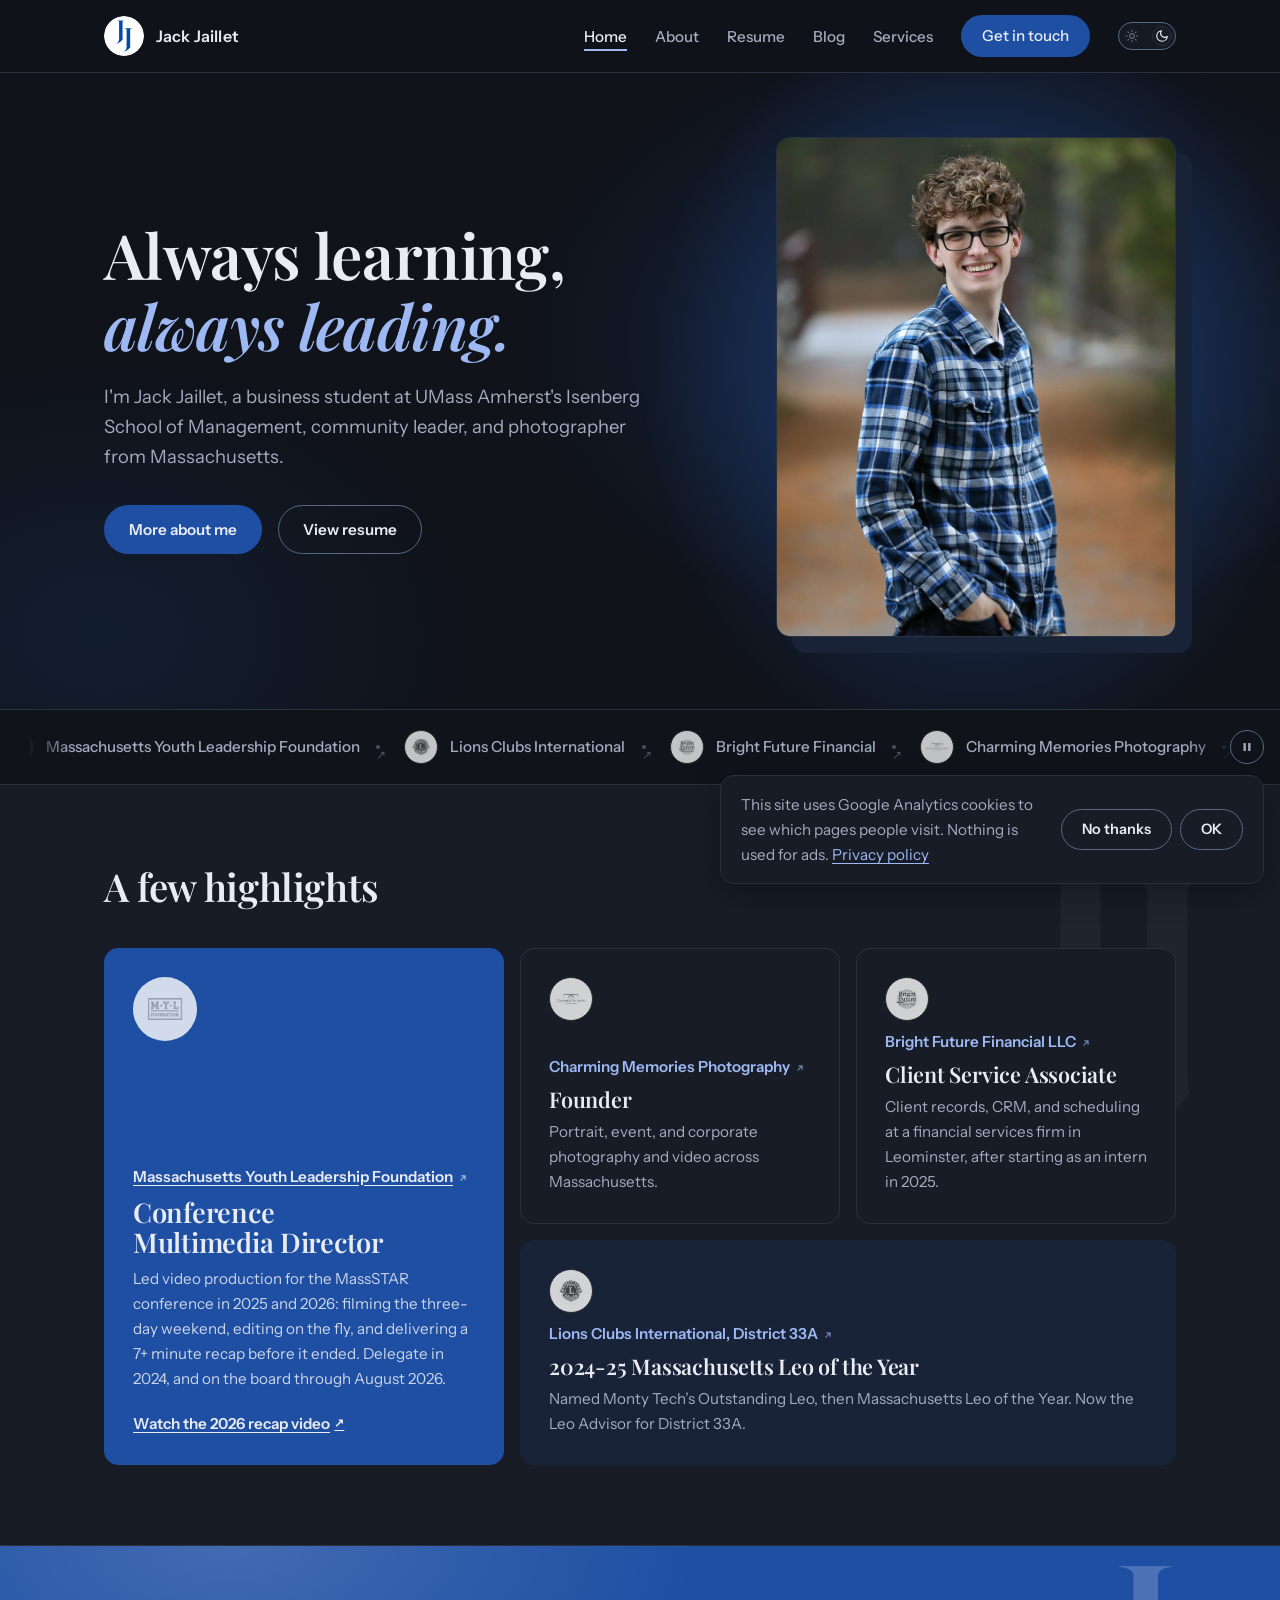
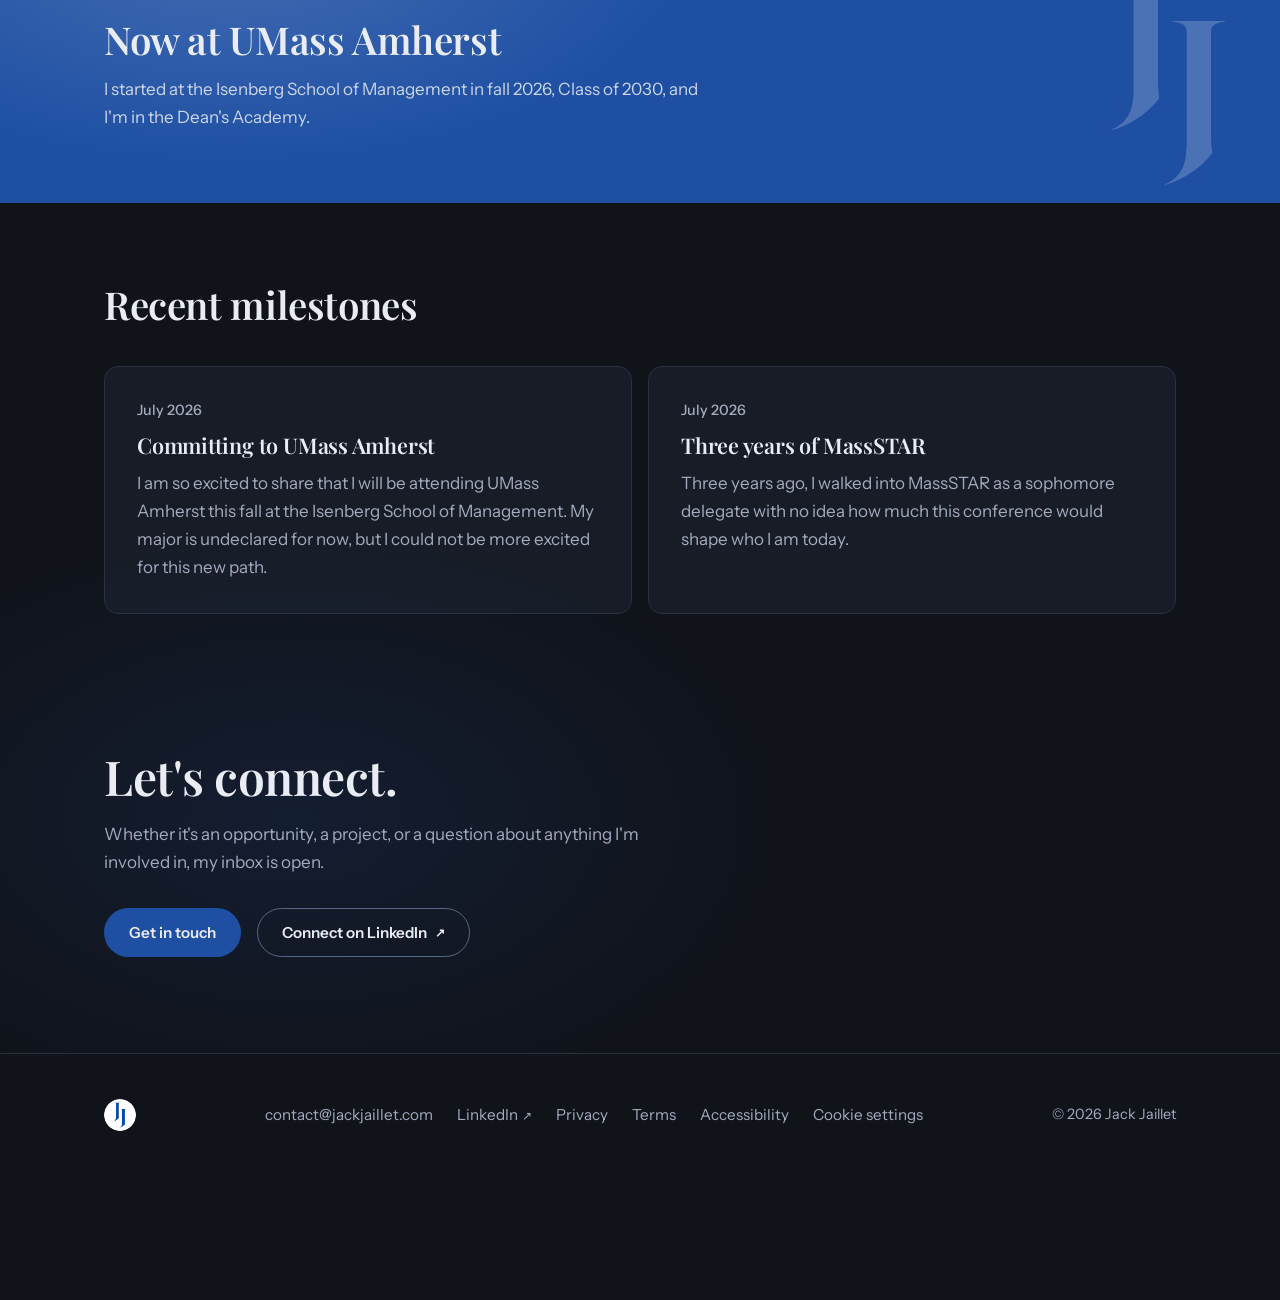
<file: index.html>
<!DOCTYPE html>
<html lang="en">
<head>
  <meta charset="UTF-8">
  <meta name="viewport" content="width=device-width, initial-scale=1.0">
  <!-- Mobile browser chrome follows the theme. Dark is the site default, so
       that is the static value; the bootstrap below corrects it before first
       paint for visitors who chose light. -->
  <meta name="theme-color" content="#10131a">
  <title>Jack Jaillet | Business Student &amp; Community Leader</title>
  <meta name="description" content="Jack Jaillet is a business student at UMass Amherst's Isenberg School of Management, a community leader, and a photographer based in Massachusetts.">
  <link rel="canonical" href="https://jackjaillet.com/">
  <meta property="og:type" content="website">
  <meta property="og:site_name" content="Jack Jaillet">
  <meta property="og:title" content="Jack Jaillet | Business Student & Community Leader">
  <meta property="og:description" content="Jack Jaillet is a business student at UMass Amherst's Isenberg School of Management, a community leader, and a photographer based in Massachusetts.">
  <meta property="og:url" content="https://jackjaillet.com/">
  <meta property="og:image" content="https://jackjaillet.com/assets/og-image.jpg">
  <meta property="og:image:width" content="1200">
  <meta property="og:image:height" content="630">
  <meta property="og:image:alt" content="Jack Jaillet">
  <meta name="twitter:card" content="summary_large_image">
  <meta name="twitter:title" content="Jack Jaillet | Business Student & Community Leader">
  <meta name="twitter:description" content="Jack Jaillet is a business student at UMass Amherst's Isenberg School of Management, a community leader, and a photographer based in Massachusetts.">
  <meta name="twitter:image" content="https://jackjaillet.com/assets/og-image.jpg">
  <link rel="icon" type="image/png" href="/assets/favicon.png">
  <link rel="apple-touch-icon" href="/assets/favicon.png">
  <link rel="preload" href="/fonts/instrument-sans-400.woff2" as="font" type="font/woff2" crossorigin>
  <link rel="stylesheet" href="/css/style.css">
  <script type="application/ld+json">
  {
    "@context": "https://schema.org",
    "@type": "ProfilePage",
    "url": "https://jackjaillet.com/",
    "mainEntity": {
      "@type": "Person",
      "@id": "https://jackjaillet.com/#jack",
      "name": "Jack Jaillet",
      "url": "https://jackjaillet.com",
      "image": "https://jackjaillet.com/assets/headshot-serious.jpg",
      "email": "contact@jackjaillet.com",
      "jobTitle": "Business Student",
      "description": "Business-oriented student, community leader, and photographer based in Massachusetts.",
      "alumniOf": [
        { "@type": "CollegeOrUniversity", "name": "University of Massachusetts Amherst", "url": "https://www.umass.edu/" },
        { "@type": "EducationalOrganization", "name": "Montachusett Regional Vocational Technical School" }
      ],
      "award": "2024-25 Massachusetts Leo of the Year",
      "worksFor": {
        "@type": "Organization",
        "name": "Charming Memories Photography",
        "url": "https://www.charmingphotography.com/"
      },
      "founder": [
        { "@type": "Organization", "name": "Charming Memories Photography", "url": "https://www.charmingphotography.com/" },
        { "@type": "Organization", "name": "LGBTQIA Safe Zone", "url": "https://www.lgbtqiasafezone.org/" }
      ],
      "memberOf": [
        { "@type": "Organization", "name": "Massachusetts Youth Leadership Foundation", "url": "https://www.massyouthleadership.org/" },
        { "@type": "Organization", "name": "Lions Clubs International", "url": "https://www.lionsclubs.org/en" }
      ],
      "knowsAbout": [ "Leadership", "Community Service", "Photography", "Video Production", "Public Speaking" ],
      "homeLocation": { "@type": "Place", "name": "Massachusetts, United States" },
      "sameAs": [
        "https://www.linkedin.com/in/jackjaillet/",
        "https://www.charmingphotography.com/"
      ]
    }
  }
  </script>
  <script>try{var t=localStorage.getItem("theme");if(t){document.documentElement.dataset.theme=t;var m=document.querySelector('meta[name="theme-color"]');if(m)m.setAttribute("content",t==="light"?"#f7f8fa":"#10131a")}}catch(e){}</script>
  <noscript><style>.reveal{opacity:1 !important;transform:none !important}</style></noscript>
</head>
<body>

  <a class="skip-link" href="#main">Skip to content</a>

  <nav class="site-nav" aria-label="Primary">
    <div class="wrap">
      <a class="brand" href="/">
        <img class="brand-img" src="/assets/favicon.png" alt="" width="40" height="40">
        <span class="brand-name">Jack Jaillet</span>
      </a>
      <button class="nav-toggle" type="button" aria-expanded="false" aria-controls="nav-menu" aria-label="Open navigation menu">Menu</button>
      <ul class="nav-links" id="nav-menu">
        <li><a href="/" aria-current="page">Home</a></li>
        <li><a href="/about">About</a></li>
        <li><a href="/resume">Resume</a></li>
        <li><a href="/blog/">Blog</a></li>
        <li><a href="/services">Services</a></li>
        <li><a class="btn btn-primary btn-small" href="mailto:contact@jackjaillet.com">Get in touch</a></li>
        <li class="theme-item">
          <span class="theme-text" id="theme-text">Dark mode</span>
          <button class="theme-toggle" type="button" role="switch" aria-checked="true" aria-labelledby="theme-text">
            <svg class="icon-sun" aria-hidden="true" focusable="false" width="14" height="14" viewBox="0 0 24 24" fill="none" stroke="currentColor" stroke-width="2" stroke-linecap="round"><circle cx="12" cy="12" r="4"/><path d="M12 2v2M12 20v2M4.93 4.93l1.41 1.41M17.66 17.66l1.41 1.41M2 12h2M20 12h2M4.93 19.07l1.41-1.41M17.66 6.34l1.41-1.41"/></svg>
            <svg class="icon-moon" aria-hidden="true" focusable="false" width="14" height="14" viewBox="0 0 24 24" fill="none" stroke="currentColor" stroke-width="2" stroke-linecap="round" stroke-linejoin="round"><path d="M21 12.79A9 9 0 1 1 11.21 3 7 7 0 0 0 21 12.79z"/></svg>
            <span class="theme-knob" aria-hidden="true"></span>
          </button>
        </li>
      </ul>
    </div>
  </nav>

  <main id="main">

  <div class="hero">
    <div class="wrap hero-grid">
      <div>
        <h1>Always learning,<br><em>always leading.</em></h1>
        <p class="lede">I'm Jack Jaillet, a business student at UMass Amherst's Isenberg School of Management, community leader, and photographer from Massachusetts.</p>
        <div class="hero-ctas">
          <a class="btn btn-primary" href="/about">More about me</a>
          <a class="btn btn-ghost" href="/resume">View resume</a>
        </div>
      </div>
      <figure class="portrait">
        <img src="/assets/headshot-serious.jpg" alt="Portrait of Jack Jaillet" width="900" height="1259" fetchpriority="high">
        <div class="portrait-fallback">
          <span class="brand-mark" aria-hidden="true"><i>J</i><i>J</i></span>
          <span>Jack Jaillet</span>
        </div>
      </figure>
    </div>
  </div>

  <section class="orgs" aria-label="Organizations Jack has worked with" data-paused="false">
    <button class="orgs-pause" type="button" aria-label="Pause the scrolling organization list">
      <svg class="icon-pause" aria-hidden="true" focusable="false" width="14" height="14" viewBox="0 0 24 24" fill="currentColor"><rect x="6" y="5" width="4" height="14" rx="1"/><rect x="14" y="5" width="4" height="14" rx="1"/></svg>
      <svg class="icon-play" aria-hidden="true" focusable="false" width="14" height="14" viewBox="0 0 24 24" fill="currentColor"><path d="M8 5.14v13.72a1 1 0 0 0 1.54.84l10.3-6.86a1 1 0 0 0 0-1.68L9.54 4.3A1 1 0 0 0 8 5.14z"/></svg>
    </button>
    <div class="orgs-track" aria-hidden="true">
      <div class="orgs-set">
        <a class="org-item" tabindex="-1" href="https://www.massyouthleadership.org/" target="_blank" rel="noopener"><img src="/assets/logos/mylf.jpg" alt="" width="34" height="34" loading="lazy" decoding="async">Massachusetts Youth Leadership Foundation<span class="sr-only"> (opens in new tab)</span></a>
        <a class="org-item" tabindex="-1" href="https://www.lionsclubs.org/en" target="_blank" rel="noopener"><img src="/assets/logos/lions.jpg" alt="" width="34" height="34" loading="lazy" decoding="async">Lions Clubs International<span class="sr-only"> (opens in new tab)</span></a>
        <a class="org-item" tabindex="-1" href="https://www.brightfuturefinancialllc.com/" target="_blank" rel="noopener"><img src="/assets/logos/bright-future.jpg" alt="" width="34" height="34" loading="lazy" decoding="async">Bright Future Financial<span class="sr-only"> (opens in new tab)</span></a>
        <a class="org-item" tabindex="-1" href="https://www.charmingphotography.com/" target="_blank" rel="noopener"><img src="/assets/logos/charming-memories.jpg" alt="" width="34" height="34" loading="lazy" decoding="async">Charming Memories Photography<span class="sr-only"> (opens in new tab)</span></a>
        <a class="org-item" tabindex="-1" href="https://www.trainingactivebystanders.org/" target="_blank" rel="noopener"><img src="/assets/logos/tab.jpg" alt="" width="34" height="34" loading="lazy" decoding="async">Training Active Bystanders<span class="sr-only"> (opens in new tab)</span></a>
        <span class="org-item"><img src="/assets/logos/gehm.jpg" alt="" width="34" height="34" loading="lazy" decoding="async">Gardner Emergency Housing Mission</span>
        <a class="org-item" tabindex="-1" href="https://www.greatwolf.com/new-england" target="_blank" rel="noopener"><img src="/assets/logos/great-wolf.jpg" alt="" width="34" height="34" loading="lazy" decoding="async">Great Wolf Lodge<span class="sr-only"> (opens in new tab)</span></a>
        <a class="org-item" tabindex="-1" href="https://www.luk.org/" target="_blank" rel="noopener"><img src="/assets/logos/luk.jpg" alt="" width="34" height="34" loading="lazy" decoding="async">LUK, Inc.<span class="sr-only"> (opens in new tab)</span></a>
        <a class="org-item" tabindex="-1" href="https://www.gatheringcurrents.org/" target="_blank" rel="noopener"><img src="/assets/logos/gathering-currents.jpg" alt="" width="34" height="34" loading="lazy" decoding="async">Gathering Currents<span class="sr-only"> (opens in new tab)</span></a>
        <a class="org-item" tabindex="-1" href="https://www.templetonma.gov/1386/Templeton-Community-Television" target="_blank" rel="noopener"><img src="/assets/logos/tctv.jpg" alt="" width="34" height="34" loading="lazy" decoding="async">Templeton Community Television<span class="sr-only"> (opens in new tab)</span></a>
      </div>
      <div class="orgs-set">
        <a class="org-item" tabindex="-1" href="https://www.massyouthleadership.org/" target="_blank" rel="noopener"><img src="/assets/logos/mylf.jpg" alt="" width="34" height="34" loading="lazy" decoding="async">Massachusetts Youth Leadership Foundation<span class="sr-only"> (opens in new tab)</span></a>
        <a class="org-item" tabindex="-1" href="https://www.lionsclubs.org/en" target="_blank" rel="noopener"><img src="/assets/logos/lions.jpg" alt="" width="34" height="34" loading="lazy" decoding="async">Lions Clubs International<span class="sr-only"> (opens in new tab)</span></a>
        <a class="org-item" tabindex="-1" href="https://www.brightfuturefinancialllc.com/" target="_blank" rel="noopener"><img src="/assets/logos/bright-future.jpg" alt="" width="34" height="34" loading="lazy" decoding="async">Bright Future Financial<span class="sr-only"> (opens in new tab)</span></a>
        <a class="org-item" tabindex="-1" href="https://www.charmingphotography.com/" target="_blank" rel="noopener"><img src="/assets/logos/charming-memories.jpg" alt="" width="34" height="34" loading="lazy" decoding="async">Charming Memories Photography<span class="sr-only"> (opens in new tab)</span></a>
        <a class="org-item" tabindex="-1" href="https://www.trainingactivebystanders.org/" target="_blank" rel="noopener"><img src="/assets/logos/tab.jpg" alt="" width="34" height="34" loading="lazy" decoding="async">Training Active Bystanders<span class="sr-only"> (opens in new tab)</span></a>
        <span class="org-item"><img src="/assets/logos/gehm.jpg" alt="" width="34" height="34" loading="lazy" decoding="async">Gardner Emergency Housing Mission</span>
        <a class="org-item" tabindex="-1" href="https://www.greatwolf.com/new-england" target="_blank" rel="noopener"><img src="/assets/logos/great-wolf.jpg" alt="" width="34" height="34" loading="lazy" decoding="async">Great Wolf Lodge<span class="sr-only"> (opens in new tab)</span></a>
        <a class="org-item" tabindex="-1" href="https://www.luk.org/" target="_blank" rel="noopener"><img src="/assets/logos/luk.jpg" alt="" width="34" height="34" loading="lazy" decoding="async">LUK, Inc.<span class="sr-only"> (opens in new tab)</span></a>
        <a class="org-item" tabindex="-1" href="https://www.gatheringcurrents.org/" target="_blank" rel="noopener"><img src="/assets/logos/gathering-currents.jpg" alt="" width="34" height="34" loading="lazy" decoding="async">Gathering Currents<span class="sr-only"> (opens in new tab)</span></a>
        <a class="org-item" tabindex="-1" href="https://www.templetonma.gov/1386/Templeton-Community-Television" target="_blank" rel="noopener"><img src="/assets/logos/tctv.jpg" alt="" width="34" height="34" loading="lazy" decoding="async">Templeton Community Television<span class="sr-only"> (opens in new tab)</span></a>
      </div>
    </div>
    <ul class="sr-only">
      <li>Massachusetts Youth Leadership Foundation</li>
      <li>Lions Clubs International</li>
      <li>Bright Future Financial</li>
      <li>Charming Memories Photography</li>
      <li>Training Active Bystanders</li>
      <li>Gardner Emergency Housing Mission</li>
      <li>Great Wolf Lodge</li>
      <li>LUK, Inc.</li>
      <li>Gathering Currents</li>
      <li>Templeton Community Television</li>
    </ul>
  </section>

  <section class="section section-alt" aria-labelledby="highlights-heading">
    <div class="wrap">
      <div class="section-head reveal">
        <h2 id="highlights-heading">A few highlights</h2>
      </div>
      <ul class="highlights card-list">
        <li class="hl hl-lead reveal">
          <img class="hl-logo" src="/assets/logos/mylf.jpg" alt="" width="64" height="64" loading="lazy" decoding="async">
          <span class="hl-org"><a href="https://www.massyouthleadership.org/" target="_blank" rel="noopener">Massachusetts Youth Leadership Foundation<span class="sr-only"> (opens in new tab)</span><svg class="ext-icon" aria-hidden="true" focusable="false" width="10" height="10" viewBox="0 0 24 24" fill="none" stroke="currentColor" stroke-width="3" stroke-linecap="round" stroke-linejoin="round"><path d="M7 17L17 7M9 7h8v8"/></svg></a></span>
          <h3 id="hl-myl">Conference Multimedia Director</h3>
          <p>Led video production for the MassSTAR conference in 2025 and 2026: filming the three-day weekend, editing on the fly, and delivering a 7+ minute recap before it ended. Delegate in 2024, and on the board through August 2026.</p>
          <p class="hl-cta"><a href="https://lnkd.in/girWviJ6" target="_blank" rel="noopener">Watch the 2026 recap video<span class="sr-only"> (opens in new tab)</span></a></p>
        </li>
        <li class="hl hl-a reveal">
          <img class="hl-logo" src="/assets/logos/charming-memories.jpg" alt="" width="44" height="44" loading="lazy" decoding="async">
          <span class="hl-org"><a href="https://www.charmingphotography.com/" target="_blank" rel="noopener">Charming Memories Photography<span class="sr-only"> (opens in new tab)</span><svg class="ext-icon" aria-hidden="true" focusable="false" width="10" height="10" viewBox="0 0 24 24" fill="none" stroke="currentColor" stroke-width="3" stroke-linecap="round" stroke-linejoin="round"><path d="M7 17L17 7M9 7h8v8"/></svg></a></span>
          <h3 id="hl-photo">Founder</h3>
          <p>Portrait, event, and corporate photography and video across Massachusetts.</p>
        </li>
        <li class="hl hl-b reveal">
          <img class="hl-logo" src="/assets/logos/bright-future.jpg" alt="" width="44" height="44" loading="lazy" decoding="async">
          <span class="hl-org"><a href="https://www.brightfuturefinancialllc.com/" target="_blank" rel="noopener">Bright Future Financial LLC<span class="sr-only"> (opens in new tab)</span><svg class="ext-icon" aria-hidden="true" focusable="false" width="10" height="10" viewBox="0 0 24 24" fill="none" stroke="currentColor" stroke-width="3" stroke-linecap="round" stroke-linejoin="round"><path d="M7 17L17 7M9 7h8v8"/></svg></a></span>
          <h3 id="hl-bff">Client Service Associate</h3>
          <p>Client records, CRM, and scheduling at a financial services firm in Leominster, after starting as an intern in 2025.</p>
        </li>
        <li class="hl hl-c reveal">
          <img class="hl-logo" src="/assets/logos/lions.jpg" alt="" width="44" height="44" loading="lazy" decoding="async">
          <span class="hl-org"><a href="https://www.lionsclubs.org/en" target="_blank" rel="noopener">Lions Clubs International, District 33A<span class="sr-only"> (opens in new tab)</span><svg class="ext-icon" aria-hidden="true" focusable="false" width="10" height="10" viewBox="0 0 24 24" fill="none" stroke="currentColor" stroke-width="3" stroke-linecap="round" stroke-linejoin="round"><path d="M7 17L17 7M9 7h8v8"/></svg></a></span>
          <h3 id="hl-leo">2024-25 Massachusetts Leo of the Year</h3>
          <p>Named Monty Tech&rsquo;s Outstanding Leo, then Massachusetts Leo of the Year. Now the Leo Advisor for District 33A.</p>
        </li>
      </ul>
    </div>
  </section>

  <section class="band" aria-labelledby="umass-heading">
    <div class="wrap band-inner">
      <div class="reveal">
        <h2 id="umass-heading">Now at UMass Amherst</h2>
        <p>I started at the Isenberg School of Management in fall 2026, Class of 2030, and I'm in the Dean's Academy.</p>
      </div>
    </div>
  </section>

  <section class="section" aria-labelledby="updates-heading">
    <div class="wrap">
      <div class="section-head section-head-row reveal">
        <h2 id="updates-heading">Recent milestones</h2>
      </div>
      <div class="post-teasers">
        <article class="post reveal">
          <time datetime="2026-07">July 2026</time>
          <h3>Committing to UMass Amherst</h3>
          <p>I am so excited to share that I will be attending UMass Amherst this fall at the Isenberg School of Management. My major is undeclared for now, but I could not be more excited for this new path.</p>
        </article>
        <article class="post reveal">
          <time datetime="2026-07">July 2026</time>
          <h3>Three years of MassSTAR</h3>
          <p>Three years ago, I walked into MassSTAR as a sophomore delegate with no idea how much this conference would shape who I am today.</p>
        </article>
      </div>
    </div>
  </section>

  <section class="contact-band" id="contact" aria-labelledby="contact-heading">
    <div class="wrap reveal">
      <h2 id="contact-heading">Let's connect.</h2>
      <p>Whether it's an opportunity, a project, or a question about anything I'm involved in, my inbox is open.</p>
      <div class="contact-actions">
        <a class="btn btn-primary" href="mailto:contact@jackjaillet.com">Get in touch</a>
        <a class="btn btn-ghost" href="https://www.linkedin.com/in/jackjaillet/" target="_blank" rel="noopener">Connect on LinkedIn<span class="sr-only"> (opens in new tab)</span></a>
      </div>
    </div>
  </section>

  </main>

  <footer class="site-footer">
    <div class="wrap">
      <a class="brand" href="/" aria-label="Jack Jaillet, back to home">
        <img class="brand-img" src="/assets/favicon.png" alt="" width="32" height="32" loading="lazy" decoding="async">
      </a>
      <nav aria-label="Footer">
      <ul class="footer-links">
        <li><a href="mailto:contact@jackjaillet.com">contact@jackjaillet.com</a></li>
        <li><a href="https://www.linkedin.com/in/jackjaillet/" target="_blank" rel="noopener">LinkedIn<span class="sr-only"> (opens in new tab)</span></a></li>
        <li><a href="/privacy">Privacy</a></li>
        <li><a href="/terms">Terms</a></li>
        <li><a href="/accessibility">Accessibility</a></li>
        <li hidden data-cookie-settings><button type="button">Cookie settings</button></li>
      </ul>
      </nav>
      <small>&copy; <span id="year">2026</span> Jack Jaillet</small>
    </div>
  </footer>

  <script src="/js/main.js"></script>
  <script src="/js/footer.js"></script>
</body>
</html>
</file>
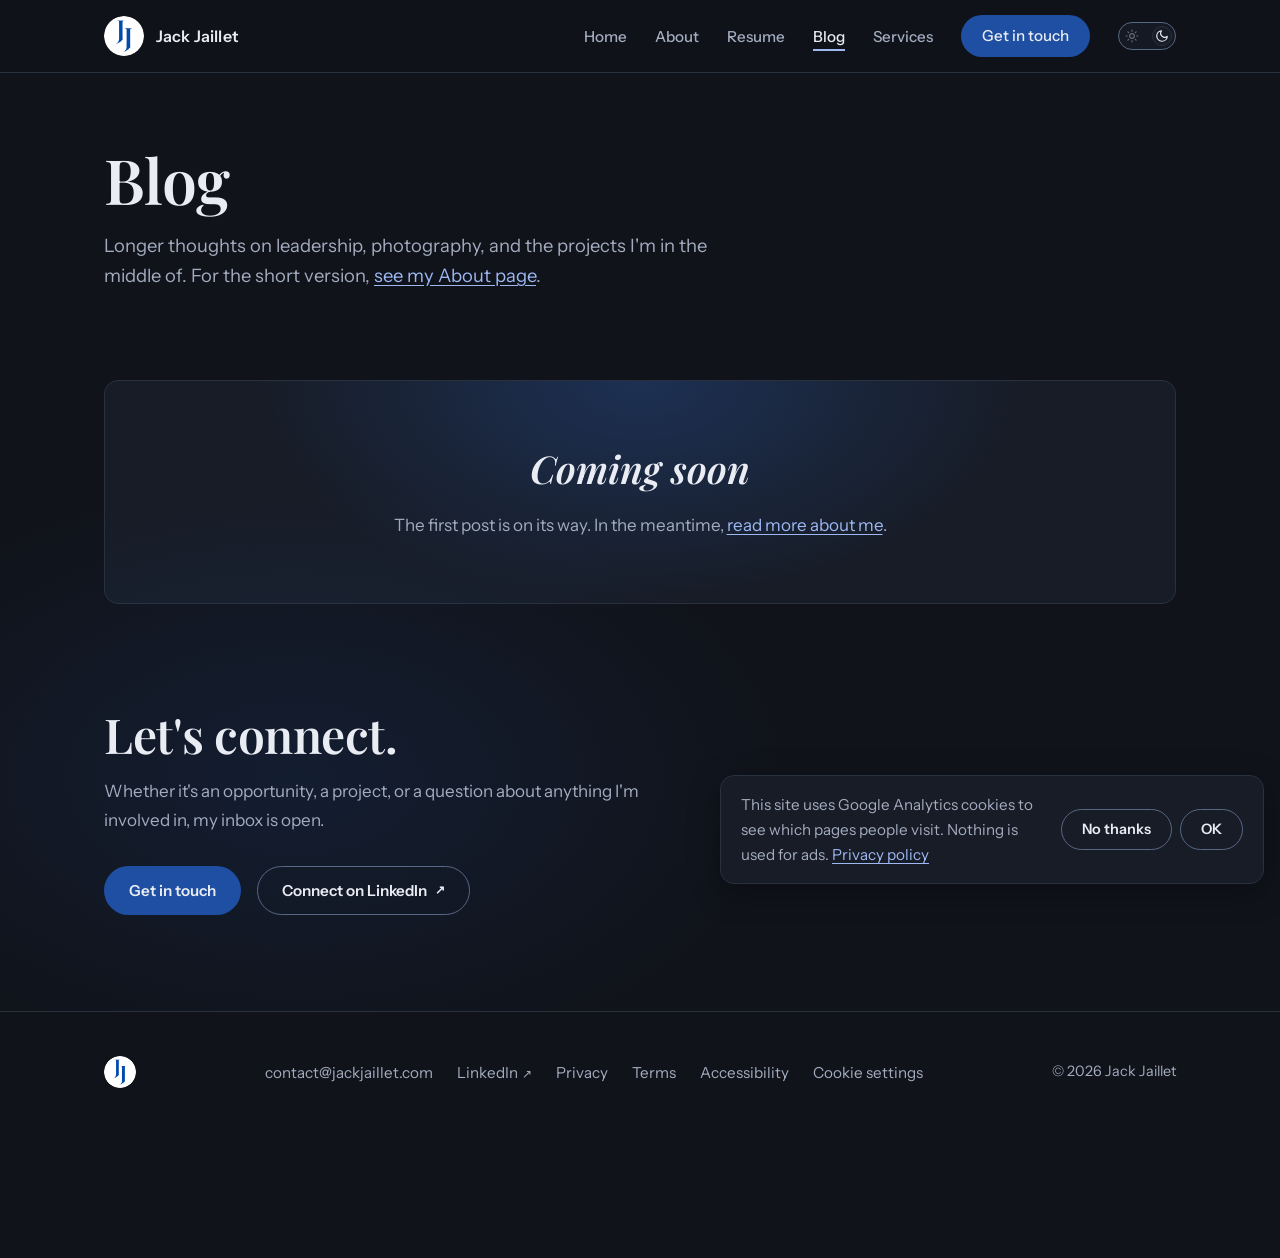
<file: blog/index.html>
<!DOCTYPE html>
<html lang="en">
<head>
  <meta charset="UTF-8">
  <meta name="viewport" content="width=device-width, initial-scale=1.0">
  <!-- Mobile browser chrome follows the theme. Dark is the site default, so
       that is the static value; the bootstrap below corrects it before first
       paint for visitors who chose light. -->
  <meta name="theme-color" content="#10131a">
  <title>Blog | Jack Jaillet</title>
  <meta name="description" content="Writing from Jack Jaillet on leadership, photography, community work, and what he is learning along the way.">
  <link rel="canonical" href="https://jackjaillet.com/blog/">
  <meta property="og:type" content="website">
  <meta property="og:site_name" content="Jack Jaillet">
  <meta property="og:title" content="Blog | Jack Jaillet">
  <meta property="og:description" content="Writing from Jack Jaillet on leadership, photography, community work, and what he is learning along the way.">
  <meta property="og:url" content="https://jackjaillet.com/blog/">
  <meta property="og:image" content="https://jackjaillet.com/assets/og-image.jpg">
  <meta property="og:image:width" content="1200">
  <meta property="og:image:height" content="630">
  <meta property="og:image:alt" content="Jack Jaillet">
  <meta name="twitter:card" content="summary_large_image">
  <meta name="twitter:title" content="Blog | Jack Jaillet">
  <meta name="twitter:description" content="Writing from Jack Jaillet on leadership, photography, community work, and what he is learning along the way.">
  <meta name="twitter:image" content="https://jackjaillet.com/assets/og-image.jpg">
  <link rel="icon" type="image/png" href="/assets/favicon.png">
  <link rel="apple-touch-icon" href="/assets/favicon.png">
  <link rel="preload" href="/fonts/instrument-sans-400.woff2" as="font" type="font/woff2" crossorigin>
  <link rel="stylesheet" href="/css/style.css">
  <script type="application/ld+json">
  {
    "@context": "https://schema.org",
    "@type": "Blog",
    "url": "https://jackjaillet.com/blog/",
    "name": "Jack Jaillet's blog",
    "author": { "@id": "https://jackjaillet.com/#jack" }
  }
  </script>
  <script>try{var t=localStorage.getItem("theme");if(t){document.documentElement.dataset.theme=t;var m=document.querySelector('meta[name="theme-color"]');if(m)m.setAttribute("content",t==="light"?"#f7f8fa":"#10131a")}}catch(e){}</script>
  <noscript><style>.reveal{opacity:1 !important;transform:none !important}</style></noscript>
</head>
<body>

  <a class="skip-link" href="#main">Skip to content</a>

  <nav class="site-nav" aria-label="Primary">
    <div class="wrap">
      <a class="brand" href="/">
        <img class="brand-img" src="/assets/favicon.png" alt="" width="40" height="40">
        <span class="brand-name">Jack Jaillet</span>
      </a>
      <button class="nav-toggle" type="button" aria-expanded="false" aria-controls="nav-menu" aria-label="Open navigation menu">Menu</button>
      <ul class="nav-links" id="nav-menu">
        <li><a href="/">Home</a></li>
        <li><a href="/about">About</a></li>
        <li><a href="/resume">Resume</a></li>
        <li><a href="/blog/" aria-current="page">Blog</a></li>
        <li><a href="/services">Services</a></li>
        <li><a class="btn btn-primary btn-small" href="mailto:contact@jackjaillet.com">Get in touch</a></li>
        <li class="theme-item">
          <span class="theme-text" id="theme-text">Dark mode</span>
          <button class="theme-toggle" type="button" role="switch" aria-checked="true" aria-labelledby="theme-text">
            <svg class="icon-sun" aria-hidden="true" focusable="false" width="14" height="14" viewBox="0 0 24 24" fill="none" stroke="currentColor" stroke-width="2" stroke-linecap="round"><circle cx="12" cy="12" r="4"/><path d="M12 2v2M12 20v2M4.93 4.93l1.41 1.41M17.66 17.66l1.41 1.41M2 12h2M20 12h2M4.93 19.07l1.41-1.41M17.66 6.34l1.41-1.41"/></svg>
            <svg class="icon-moon" aria-hidden="true" focusable="false" width="14" height="14" viewBox="0 0 24 24" fill="none" stroke="currentColor" stroke-width="2" stroke-linecap="round" stroke-linejoin="round"><path d="M21 12.79A9 9 0 1 1 11.21 3 7 7 0 0 0 21 12.79z"/></svg>
            <span class="theme-knob" aria-hidden="true"></span>
          </button>
        </li>
      </ul>
    </div>
  </nav>

  <main id="main">

  <div class="about-head">
    <div class="wrap">
      <h1>Blog</h1>
      <p class="lede mt-4">Longer thoughts on leadership, photography, and the projects I'm in the middle of. For the short version, <a href="/about">see my About page</a>.</p>
    </div>
  </div>

  <section class="section section-compact" aria-labelledby="posts-heading">
    <div class="wrap">
      <h2 class="sr-only" id="posts-heading">Posts</h2>

      <!-- POSTS:START
           Everything between these two comments is written by blog/build.js.
           Don't edit it by hand — your changes get overwritten on the next run.
           To change what's here, add or edit a post file in blog/ and then
           double-click "Publish blog.bat". -->
      <div class="blog-empty reveal">
        <p class="blog-empty-kicker">Coming soon</p>
        <p class="blog-empty-note">The first post is on its way. In the meantime, <a href="/about">read more about me</a>.</p>
      </div>
      <!-- POSTS:END -->
    </div>
  </section>

  <section class="contact-band" id="contact" aria-labelledby="contact-heading">
    <div class="wrap reveal">
      <h2 id="contact-heading">Let's connect.</h2>
      <p>Whether it's an opportunity, a project, or a question about anything I'm involved in, my inbox is open.</p>
      <div class="contact-actions">
        <a class="btn btn-primary" href="mailto:contact@jackjaillet.com">Get in touch</a>
        <a class="btn btn-ghost" href="https://www.linkedin.com/in/jackjaillet/" target="_blank" rel="noopener">Connect on LinkedIn<span class="sr-only"> (opens in new tab)</span></a>
      </div>
    </div>
  </section>

  </main>

  <footer class="site-footer">
    <div class="wrap">
      <a class="brand" href="/" aria-label="Jack Jaillet, back to home">
        <img class="brand-img" src="/assets/favicon.png" alt="" width="32" height="32" loading="lazy" decoding="async">
      </a>
      <nav aria-label="Footer">
      <ul class="footer-links">
        <li><a href="mailto:contact@jackjaillet.com">contact@jackjaillet.com</a></li>
        <li><a href="https://www.linkedin.com/in/jackjaillet/" target="_blank" rel="noopener">LinkedIn<span class="sr-only"> (opens in new tab)</span></a></li>
        <li><a href="/privacy">Privacy</a></li>
        <li><a href="/terms">Terms</a></li>
        <li><a href="/accessibility">Accessibility</a></li>
        <li hidden data-cookie-settings><button type="button">Cookie settings</button></li>
      </ul>
      </nav>
      <small>&copy; <span id="year">2026</span> Jack Jaillet</small>
    </div>
  </footer>

  <script src="/js/main.js"></script>
  <script src="/js/footer.js"></script>
</body>
</html>
</file>
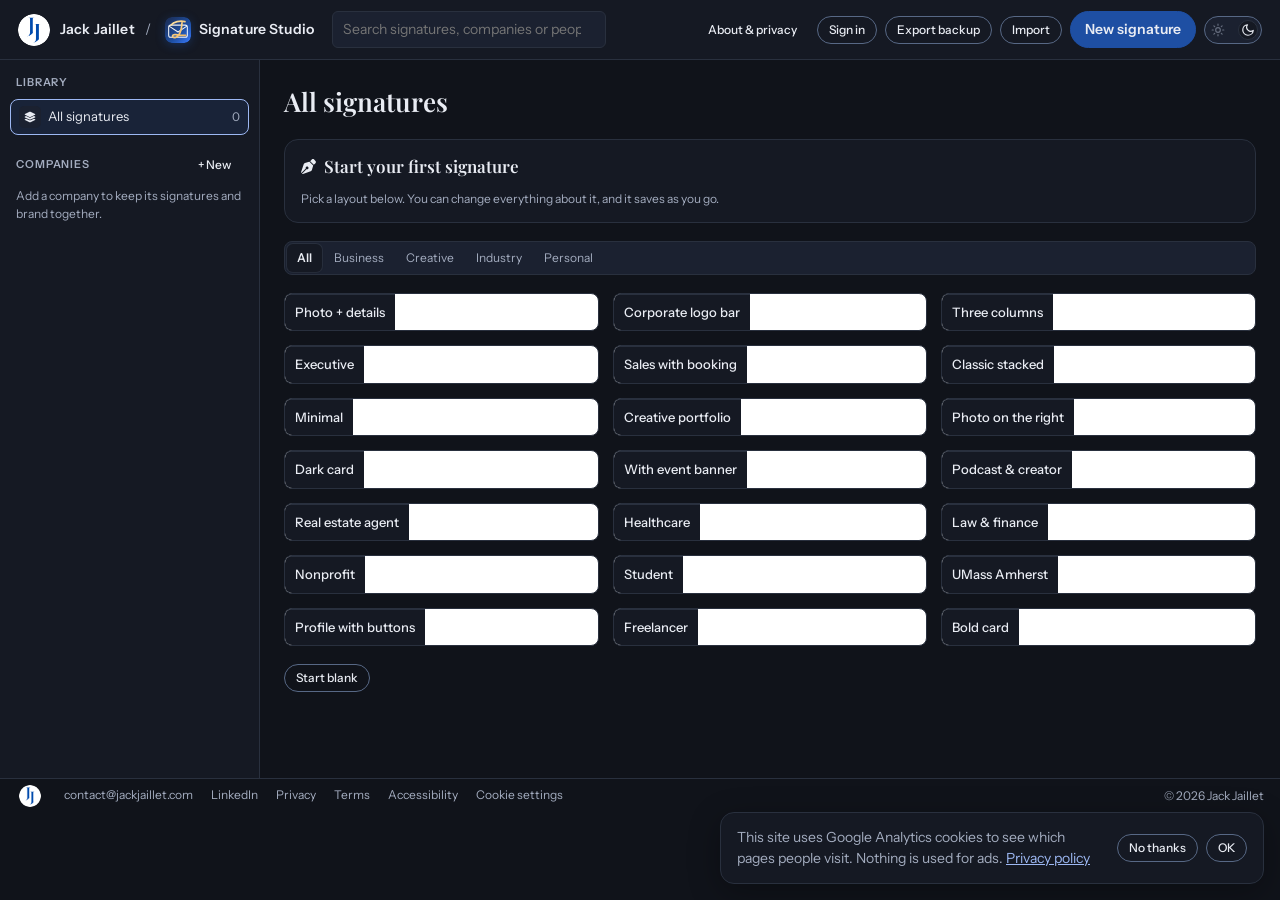
<file: signatures/index.html>
<!doctype html>
<html lang="en">
<head>
<meta charset="utf-8">
<meta name="viewport" content="width=device-width, initial-scale=1, viewport-fit=cover">
<title>Signature Studio | Free email signature builder</title>
<meta name="description" content="Free, open-source email signature builder for people and teams. Design once, fill it in for everyone, and copy it into Gmail, Outlook or Apple Mail. No account needed, and without one nothing is uploaded.">
<link rel="canonical" href="https://jackjaillet.com/signatures/">
<meta property="og:title" content="Signature Studio">
<meta property="og:description" content="Free, open-source email signature builder. No account needed, and without one nothing is uploaded.">
<meta property="og:url" content="https://jackjaillet.com/signatures/">
<meta property="og:type" content="website">
<meta name="theme-color" content="#10131a">
<link rel="icon" type="image/svg+xml" href="assets/logo.svg">
<link rel="apple-touch-icon" href="/assets/favicon.png">
<script src="js/theme.js"></script>
<link rel="stylesheet" href="css/app.css">
</head>
<body>
<div class="app" id="app" data-view="home">
  <header class="top">
    <div class="brandwrap">
      <a class="sitelogo" href="/" tabindex="-1" aria-hidden="true"><img src="/assets/favicon.png" alt="" width="32" height="32"></a>
      <a class="sitebrand" href="/" title="Back to jackjaillet.com">Jack Jaillet</a>
      <span class="crumb" aria-hidden="true">/</span>
      <button type="button" class="brand" id="go-home" title="All signatures"><img class="applogo" src="assets/logo.svg" alt="" width="26" height="26">Signature Studio</button>
    </div>
    <div class="hbar person-only"><span class="spacer"></span><a class="btn sm ghost" href="./">Make your own signature</a></div>
    <div class="hbar home-only">
      <input id="homeq" class="search top-search" type="search" placeholder="Search signatures, companies or people" aria-label="Search signatures">
      <span class="spacer"></span>
      <button id="aboutbtn" class="btn ghost sm" type="button">About &amp; privacy</button>
      <button id="acctbtn" class="btn sm" type="button">Sign in</button>
      <button id="exportlib" class="btn sm" type="button" title="Download a backup of every signature and company">Export backup</button>
      <label class="btn sm" title="Load a backup file">Import<input id="importlib" type="file" accept=".json,application/json" hidden></label>
      <button id="newsig" class="btn primary" type="button">New signature</button>
    </div>
    <div class="hbar ed-only">
      <button id="back" class="btn ghost sm" type="button" title="Back to all signatures"></button>
      <input id="tname" class="tname" type="text" aria-label="Signature name" placeholder="Name this signature">
      <select id="tcompany" aria-label="Company" title="Which company this signature belongs to" style="padding:6px 8px;border:1px solid var(--line);border-radius:6px;background:var(--panel2);max-width:180px"></select>
      <button id="savestate" class="savestate" type="button" aria-live="polite"></button>
      <span id="shbanner" class="shbanner" hidden></span>
      <button id="undo" class="btn ghost sm" type="button" title="Undo (Ctrl+Z)">Undo</button>
      <button id="redo" class="btn ghost sm" type="button" title="Redo (Ctrl+Y)">Redo</button>
      <span class="spacer"></span>
      <div class="stepnav" role="tablist" aria-label="Steps">
        <button id="nav-design" role="tab" aria-selected="true" aria-controls="step-design" type="button"><span class="num">1</span>Design</button>
        <button id="nav-people" role="tab" aria-selected="false" aria-controls="step-people" type="button"><span class="num">2</span>People</button>
        <button id="nav-share" role="tab" aria-selected="false" aria-controls="step-share" type="button"><span class="num">3</span>Share</button>
      </div>
      <button id="copygmail" class="btn primary" type="button">Copy for Gmail</button>
    </div>
    <button type="button" class="themebtn" id="themebtn" role="switch" aria-checked="true" aria-label="Dark mode" title="Light or dark"><svg class="icon-sun" aria-hidden="true" focusable="false" width="14" height="14" viewBox="0 0 24 24" fill="none" stroke="currentColor" stroke-width="2" stroke-linecap="round"><circle cx="12" cy="12" r="4"/><path d="M12 2v2M12 20v2M4.93 4.93l1.41 1.41M17.66 17.66l1.41 1.41M2 12h2M20 12h2M4.93 19.07l1.41-1.41M17.66 6.34l1.41-1.41"/></svg><svg class="icon-moon" aria-hidden="true" focusable="false" width="14" height="14" viewBox="0 0 24 24" fill="none" stroke="currentColor" stroke-width="2" stroke-linecap="round" stroke-linejoin="round"><path d="M21 12.79A9 9 0 1 1 11.21 3 7 7 0 0 0 21 12.79z"/></svg><span class="knob" aria-hidden="true"></span></button>
  </header>

  <main id="view-home" class="home">
    <aside class="cos" id="cos" aria-label="Companies"></aside>
    <section class="homemain" id="homemain"></section>
  </main>

  <main id="view-person" class="personview" hidden><div class="pwrap" id="personbody"></div></main>

  <main id="view-editor" hidden>
    <div id="step-design" class="work" role="tabpanel" aria-labelledby="nav-design">
      <aside class="pane left">
        <div class="section">
          <p class="label">Add a block</p>
          <p class="addto" id="addto" aria-live="polite"></p>
          <div class="addgrid" id="addgrid"></div>
        </div>
        <div class="section laysec">
          <p class="label">Rows &amp; columns</p>
          <p class="note">Rows stack top to bottom. Columns sit side by side inside a row. Click anything to edit it.</p>
        </div>
        <ul class="blist" id="blist"></ul>
        <div class="addrow" id="addrow"></div>
      </aside>
      <div class="stagehost" id="stage-design">
        <div class="stage" id="stage">
          <div class="stagebar">
            <div class="seg" role="group" aria-label="Preview background">
              <button id="pv-light" aria-pressed="true" type="button">Light</button>
              <button id="pv-dark" aria-pressed="false" type="button">Dark</button>
            </div>
            <div class="seg" role="group" aria-label="Preview width">
              <button id="pv-desk" aria-pressed="true" type="button">Desktop</button>
              <button id="pv-phone" aria-pressed="false" type="button">Phone</button>
            </div>
            <select id="pv-person" aria-label="Preview as person" hidden></select>
            <span class="spacer"></span>
            <span id="meter" class="meter"></span>
          </div>
          <div class="mail" id="mail">
            <div class="mailhead"><div><b>To:</b> client@example.com</div><div><b>Subject:</b> Following up on Thursday</div></div>
            <div class="mailbody">
              <div>Hi Sam,<br><br>Thanks again for the time on Thursday. The revised timeline is attached.<br><br>Best,</div>
              <div class="dash">--</div>
              <div class="sigwrap" id="sig"></div>
            </div>
          </div>
          <div class="checks" id="checks"></div>
        </div>
      </div>
      <aside class="pane right"><div class="insp" id="insp"></div></aside>
    </div>
    <div id="step-people" class="step2" role="tabpanel" aria-labelledby="nav-people" hidden>
      <section class="pane2" id="people"></section>
      <div class="stagehost" id="stage-people"></div>
    </div>
    <div id="step-share" class="step2" role="tabpanel" aria-labelledby="nav-share" hidden>
      <section class="pane2" id="share"></section>
      <div class="stagehost" id="stage-share"></div>
    </div>
  </main>
  <footer class="site-footer">
    <div class="wrap">
      <a class="brand" href="/" aria-label="Jack Jaillet, back to home">
        <img class="brand-img" src="/assets/favicon.png" alt="" width="32" height="32" loading="lazy" decoding="async">
      </a>
      <nav aria-label="Footer">
      <ul class="footer-links">
        <li><a href="mailto:contact@jackjaillet.com">contact@jackjaillet.com</a></li>
        <li><a href="https://www.linkedin.com/in/jackjaillet/" target="_blank" rel="noopener">LinkedIn<span class="sr-only"> (opens in new tab)</span></a></li>
        <li><a href="/privacy">Privacy</a></li>
        <li><a href="/terms">Terms</a></li>
        <li><a href="/accessibility">Accessibility</a></li>
        <li hidden data-cookie-settings><button type="button">Cookie settings</button></li>
      </ul>
      </nav>
      <small>&copy; <span id="year">2026</span> Jack Jaillet</small>
    </div>
  </footer>
</div>

<dialog id="dlg-icons"><div class="dlg">
  <header><h2>Choose an icon</h2>
    <input id="isearch" class="search" type="search" placeholder="Search 2,000+ icons: phone, linkedin, calendar…">
    <button class="btn sm" id="iclose" type="button">Close</button></header>
  <header class="ibar2">
    <div class="seg" id="isets" role="group" aria-label="Icon set">
      <button data-set="all" aria-pressed="true" type="button">All</button><button data-set="fab" aria-pressed="false" type="button">Brands</button><button data-set="fas" aria-pressed="false" type="button">Solid</button><button data-set="far" aria-pressed="false" type="button">Outline</button><button data-set="custom" aria-pressed="false" type="button">My icons</button>
    </div>
    <form id="iaddform" hidden><input id="iaddurl" type="url" class="search" placeholder="Icon link (PNG), e.g. from Flaticon" aria-label="Icon image link"><button class="btn sm" type="submit">Add icon</button></form>
  </header>
  <p class="note iaddhelp" id="iaddhelp" hidden>Copy the image address of a PNG (from Flaticon or your site) and add it here. Use PNG, since Gmail doesn't show SVG.</p>
  <div class="body"><div class="igrid" id="igrid"></div><p class="note" id="inote"></p></div>
  <footer><span class="note">Built-in icons are Font Awesome Free (CC BY 4.0).</span></footer>
</div></dialog>

<dialog id="dlg-links"><div class="dlg">
  <header><h2>How to get a picture link</h2><button class="btn sm" id="linksclose" type="button">Close</button></header>
  <div class="body linkhelp">
    <p class="why"><b>Why a link?</b> Signature Studio is free for anyone to use. Instead of storing your pictures, it uses a link to a picture that's already online. That keeps it free (there's no storage to pay for), and it's how email signatures work anyway: when someone opens your email, their mail app loads the picture from the link.</p>
    <div class="opt">
      <h3><span class="num">1</span>Use a picture that's already on your website</h3>
      <p class="note">Fastest, if your photo or logo is on your website, your company's site, or a team page.</p>
      <ol>
        <li>Open the web page that shows the picture.</li>
        <li>Right-click the picture (on a Mac, hold Control and click) and choose <b>Copy image address</b>. In Safari it's <b>Copy Image Address</b>; in Firefox, <b>Copy Image Link</b>.</li>
        <li>Paste it into <b>Image link</b> here. It usually starts with <code>https://</code> and often ends in <code>.png</code> or <code>.jpg</code>.</li>
      </ol>
    </div>
    <div class="opt">
      <h3><span class="num">2</span>Put it on Cloudinary, a free image host</h3>
      <p class="note">For a picture that's only on your computer. Cloudinary's free plan is built for hosting pictures, and its links work in email and with cropping.</p>
      <ol>
        <li>Go to <a href="https://cloudinary.com/users/register_free" target="_blank" rel="noopener">cloudinary.com<span class="sr-only"> (opens in new tab)</span></a> and sign up for a free account.</li>
        <li>Open <b>Assets</b> (the Media Library) and click <b>Upload</b>, then choose your picture.</li>
        <li>Point at the uploaded picture and click the link icon (<b>Copy URL</b>). The link starts with <code>https://res.cloudinary.com/</code>.</li>
        <li>Paste it into <b>Image link</b> here.</li>
      </ol>
    </div>
    <div class="tips">
      <p><b>Good to know</b></p>
      <ul>
        <li>The link has to work for anyone, without signing in. Paste it into a private browser window to check.</li>
        <li>Avoid Imgur, LinkedIn, Facebook and Instagram picture links. They often stop working later or block cropping.</li>
        <li>A Dropbox share link works too: it's turned into a direct picture link when you paste it.</li>
      </ul>
    </div>
  </div>
</div></dialog>

<dialog id="dlg-crop"><div class="dlg">
  <header><h2>Crop picture</h2><button class="btn sm" id="cropclose" type="button">Cancel</button></header>
  <header class="cropbar">
    <div class="seg" id="cropshapes" role="group" aria-label="Crop shape"></div>
    <label class="chk"><input type="checkbox" id="croplock">Lock the shape</label>
    <span class="spacer"></span>
    <button class="btn sm" id="croptrim" type="button" title="Cut away empty, white or see-through edges">Trim empty space</button>
  </header>
  <div class="body cropbody">
    <div class="cropstage" id="cropstage"><img id="cropimg" alt="" referrerpolicy="no-referrer"><div class="cropbox" id="cropbox" tabindex="0" role="application" aria-label="Crop area. Drag it to move it, or drag a corner or edge to resize it. Arrow keys move it; Shift and the arrow keys resize it."><i data-h="nw"></i><i data-h="n"></i><i data-h="ne"></i><i data-h="e"></i><i data-h="se"></i><i data-h="s"></i><i data-h="sw"></i><i data-h="w"></i></div></div>
    <div class="cropside"><p class="label">In the signature</p><div class="croppv" id="croppv"></div><p class="note" id="cropinfo"></p><p class="note">The original picture isn't changed. Open Crop again any time to adjust it or go back to the full picture.</p></div>
  </div>
  <footer><button class="btn sm ghost" id="cropreset" type="button">Use the full picture</button><span class="spacer"></span><button class="btn sm primary" id="cropapply" type="button">Apply crop</button></footer>
</div></dialog>

<dialog id="dlg-new" style="width:min(980px,calc(100vw - 32px))"><div class="dlg">
  <header><h2>New signature</h2>
    <label class="note" for="newco">File under</label>
    <select id="newco" style="padding:5px 8px;border:1px solid var(--line);border-radius:6px;background:var(--panel2)"></select>
    <button class="btn sm" id="newclose" type="button">Close</button></header>
  <header style="padding-top:0"><div class="seg" id="newcats" role="group" aria-label="Template category"></div><span class="spacer"></span><button class="btn sm" id="newblank" type="button">Start blank</button></header>
  <div class="body"><p class="note" id="newnote" style="margin-bottom:10px"></p><details id="newme" open></details><div id="newgrid"></div></div>
</div></dialog>

<dialog id="dlg-about"><div class="dlg">
  <header><h2>About Signature Studio</h2><button class="btn sm" id="aboutclose" type="button">Close</button></header>
  <div class="body" style="display:flex;flex-direction:column;gap:12px;line-height:1.55">
    <p>A free, open-source email signature builder by <a href="https://jackjaillet.com" target="_blank" rel="noopener">Jack Jaillet</a>. Design a signature, fill it in for a whole team, and copy it into Gmail, Outlook or Apple Mail.</p>
    <p><b>Privacy.</b> You don't need an account. Without one, everything you make stays in this browser and nothing you type is sent to a server. Clearing your browser data deletes it, so use <b>Export backup</b> to keep a copy.</p>
    <p><b>If you sign in,</b> your signatures and companies are saved to your account so you can use them on any device. They're stored with <a href="https://supabase.com" target="_blank" rel="noopener">Supabase</a> (servers in the US), and only you can see them. Your email address is used only to sign you in. You can delete your account and everything in it at any time from <b>Account</b>. If you share a company, the people you add can see its signatures (and its employee details, if you allow that), and they see your email address as the owner.</p>
    <p><b>Analytics.</b> Google Analytics records which pages are visited: in Europe only if you accept the cookie banner, elsewhere unless you say no. Cloudflare counts visits without cookies. Neither sees what you type, and private personal links are stripped before anything is sent. Change your answer any time with <b>Cookie settings</b> at the bottom of the home screen. Details are in the <a href="/privacy">privacy policy</a> and <a href="/terms">terms</a>.</p>
    <p><b>Images and icons.</b> Images are used by link and never uploaded here. In a finished signature, icons are loaded from <a href="https://iconify.design" target="_blank" rel="noopener">Iconify</a> through <a href="https://images.weserv.nl" target="_blank" rel="noopener">images.weserv.nl</a>, and cropped photos through images.weserv.nl. When someone opens your email, their mail app fetches those images from those services and your image hosts, which can see the request.</p>
    <p><b>Fair use.</b> Only make signatures for yourself or for organizations you're allowed to represent.</p>
    <p><b>Open source.</b> MIT license. Icons by <a href="https://fontawesome.com" target="_blank" rel="noopener">Font Awesome Free</a> (CC BY 4.0). Instrument Sans, Playfair Display and IBM Plex Mono fonts (SIL Open Font License).</p>
  </div>
</div></dialog>

<dialog id="dlg-acct" style="width:min(480px,calc(100vw - 32px))"><div class="dlg">
  <header><h2>Account</h2><button class="btn sm" id="acctclose" type="button">Close</button></header>
  <div class="body" id="acctbody" style="display:flex;flex-direction:column;gap:12px;line-height:1.55"></div>
</div></dialog>

<div role="status" aria-live="polite"><div id="toast" class="toast" hidden><span></span><button type="button" hidden></button></div></div>
<script src="vendor/fontawesome/brands.min.js"></script>
<script src="vendor/fontawesome/solid.min.js"></script>
<script src="vendor/fontawesome/regular.min.js"></script>
<script src="vendor/supabase.js"></script>
<script src="js/app.js"></script>
<script src="/js/footer.js"></script>
</body>
</html>
</file>
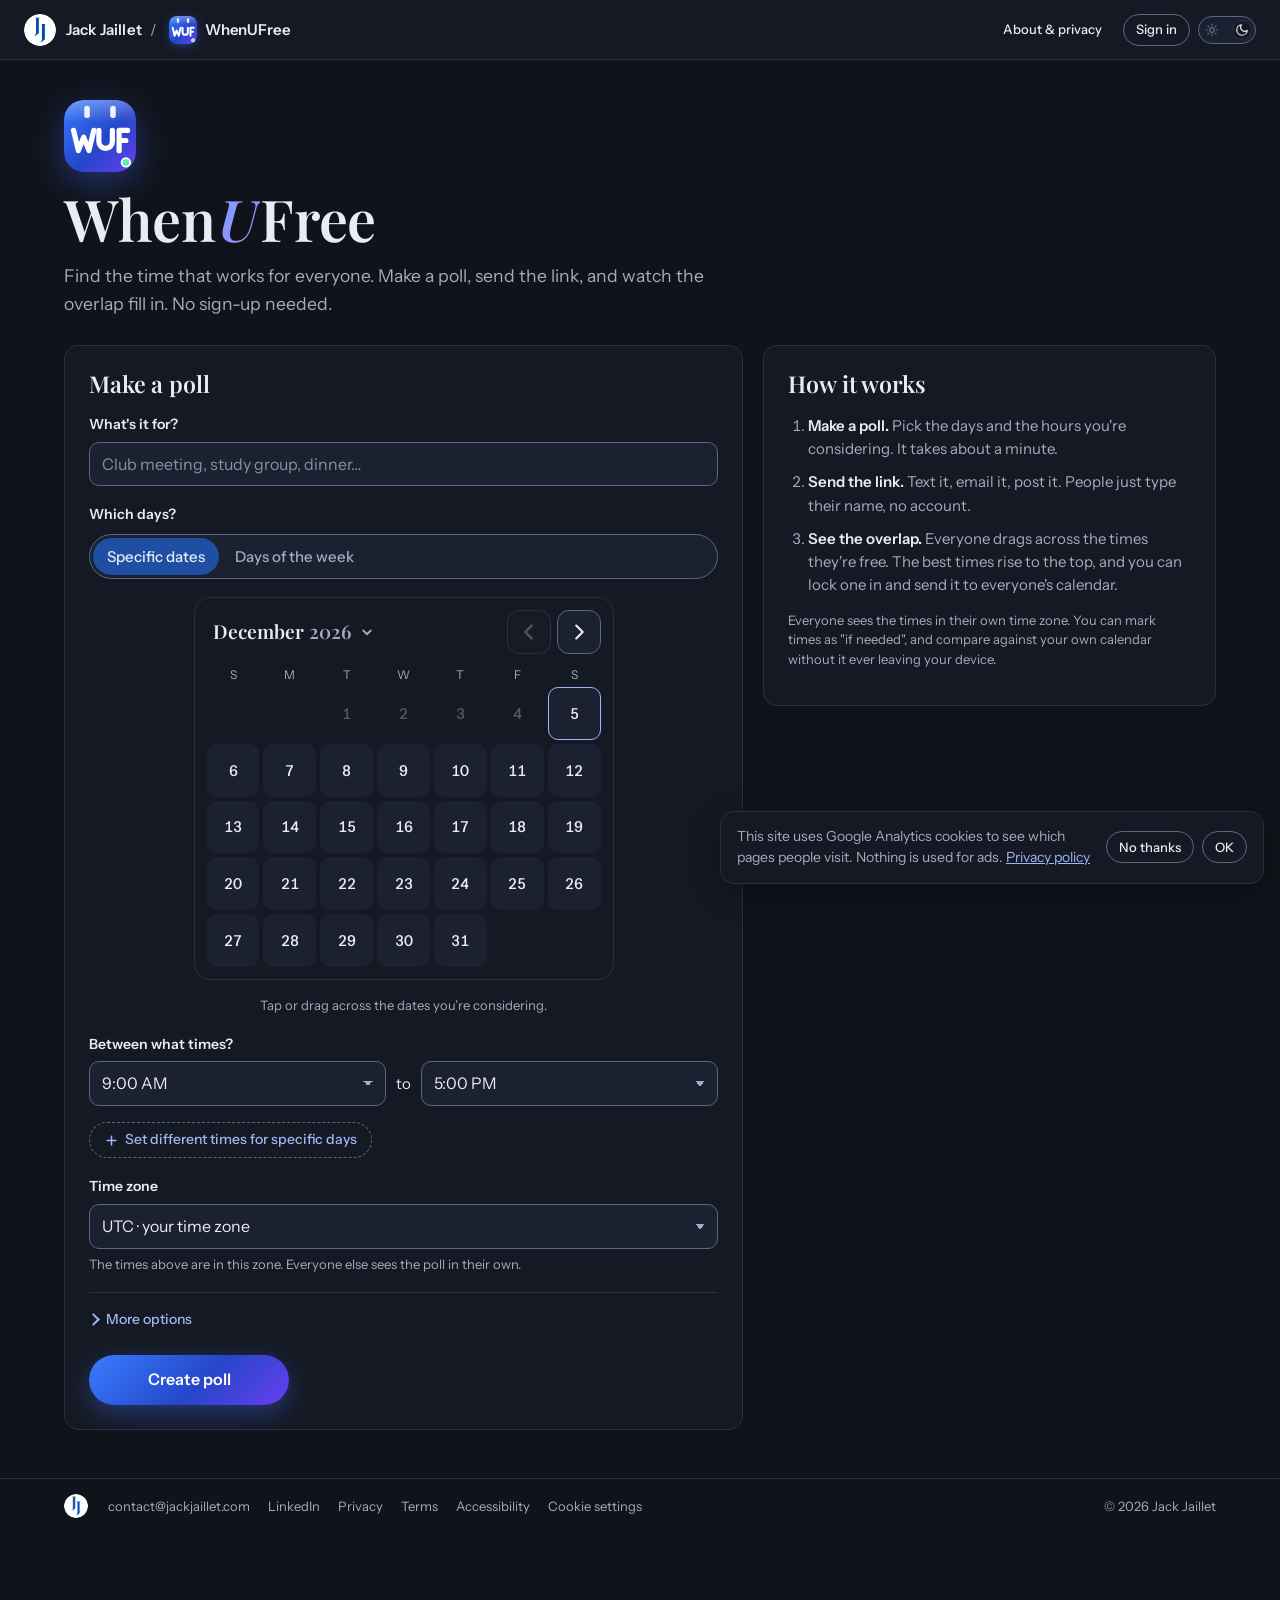
<file: when/index.html>
<!doctype html>
<html lang="en">
<head>
<meta charset="utf-8">
<meta name="viewport" content="width=device-width, initial-scale=1, viewport-fit=cover">
<title>WhenUFree | Find a time that works for everyone</title>
<meta name="description" content="A free group scheduling poll. Make a poll in under two minutes, send the link, and see when everyone overlaps. No sign-up needed, works on any phone, and shows each person their own time zone.">
<link rel="canonical" href="https://jackjaillet.com/when/">
<meta property="og:type" content="website">
<meta property="og:site_name" content="WhenUFree by Jack Jaillet">
<meta property="og:title" content="WhenUFree">
<meta property="og:description" content="Find a time that works for everyone. Make a poll, send the link, see the overlap. No sign-up needed.">
<meta property="og:url" content="https://jackjaillet.com/when/">
<meta property="og:image" content="https://jackjaillet.com/assets/og-image.jpg">
<meta name="twitter:card" content="summary_large_image">
<meta name="theme-color" content="#10131a">
<meta name="format-detection" content="telephone=no">
<link rel="icon" type="image/svg+xml" href="assets/logo.svg">
<link rel="apple-touch-icon" href="/assets/favicon.png">
<script src="js/theme.js"></script>
<link rel="preload" href="fonts/instrument-sans-400.woff2" as="font" type="font/woff2" crossorigin>
<link rel="stylesheet" href="css/app.css">
</head>
<body>
<a class="skip-link" href="#main">Skip to content</a>

<header class="top">
  <div class="brandwrap">
    <a class="sitelogo" href="/" tabindex="-1" aria-hidden="true"><img src="/assets/favicon.png" alt="" width="32" height="32"></a>
    <a class="sitebrand" href="/" title="Back to jackjaillet.com">Jack Jaillet</a>
    <span class="crumb" aria-hidden="true">/</span>
    <a class="appname" href="./" id="homelink"><img class="applogo" src="assets/logo.svg" alt="" width="28" height="28">WhenUFree</a>
  </div>
  <span class="spacer"></span>
  <button id="aboutbtn" class="btn ghost sm" type="button">About &amp; privacy</button>
  <button id="acctbtn" class="btn sm" type="button" hidden>Sign in</button>
  <button type="button" class="themebtn" id="themebtn" role="switch" aria-checked="true" aria-label="Dark mode" title="Light or dark"><svg class="icon-sun" aria-hidden="true" focusable="false" width="14" height="14" viewBox="0 0 24 24" fill="none" stroke="currentColor" stroke-width="2" stroke-linecap="round"><circle cx="12" cy="12" r="4"/><path d="M12 2v2M12 20v2M4.93 4.93l1.41 1.41M17.66 17.66l1.41 1.41M2 12h2M20 12h2M4.93 19.07l1.41-1.41M17.66 6.34l1.41-1.41"/></svg><svg class="icon-moon" aria-hidden="true" focusable="false" width="14" height="14" viewBox="0 0 24 24" fill="none" stroke="currentColor" stroke-width="2" stroke-linecap="round" stroke-linejoin="round"><path d="M21 12.79A9 9 0 1 1 11.21 3 7 7 0 0 0 21 12.79z"/></svg><span class="knob" aria-hidden="true"></span></button>
</header>

<main id="main" tabindex="-1">
  <noscript><div class="wrap"><p class="card">WhenUFree needs JavaScript to run. Turn it on and reload the page.</p></div></noscript>

  <div id="view-loading" class="wrap loading" aria-live="polite"><p class="note">Loading…</p></div>

  <!-- home: make a poll, and the polls this browser (or your account) knows about -->
  <div id="view-home" class="wrap home" hidden>
    <section class="hero" aria-labelledby="home-title">
      <img class="herologo" src="assets/logo.svg" alt="" width="72" height="72">
      <h1 id="home-title">When<em>U</em>Free</h1>
      <p class="lede">Find the time that works for everyone. Make a poll, send the link, and watch the overlap fill in. No sign-up needed.</p>
    </section>
    <div class="homegrid">
      <section class="card createcard" aria-labelledby="create-title">
        <h2 id="create-title">Make a poll</h2>
        <div id="createbox"></div>
      </section>
      <div class="homeside">
        <section class="card" id="mypolls-card" aria-labelledby="mypolls-title" hidden>
          <h2 id="mypolls-title">Your polls</h2>
          <div id="claimbanner"></div>
          <ul class="polllist" id="mypolls"></ul>
        </section>
        <section class="card how" aria-labelledby="how-title">
          <h2 id="how-title">How it works</h2>
          <ol class="steps">
            <li><b>Make a poll.</b> Pick the days and the hours you're considering. It takes about a minute.</li>
            <li><b>Send the link.</b> Text it, email it, post it. People just type their name, no account.</li>
            <li><b>See the overlap.</b> Everyone drags across the times they're free. The best times rise to the top, and you can lock one in and send it to everyone's calendar.</li>
          </ol>
          <p class="note">Everyone sees the times in their own time zone. You can mark times as "if needed", and compare against your own calendar without it ever leaving your device.</p>
        </section>
      </div>
    </div>
  </div>

  <!-- one poll -->
  <div id="view-event" class="wrap eventview" hidden>
    <div id="ev-gate"></div>
    <div id="ev-body">
      <header class="evhead" id="ev-head"></header>
      <div id="ev-final"></div>
      <div id="ev-org"></div>
      <div class="tzbar" id="ev-tz"></div>
      <div class="tabs" id="ev-tabs" role="tablist" aria-label="Poll sections">
        <button type="button" role="tab" id="tab-mine" aria-controls="pane-mine" aria-selected="true">Your answers</button>
        <button type="button" role="tab" id="tab-group" aria-controls="pane-group" aria-selected="false" tabindex="-1">Everyone <span class="tabcount" id="tabcount"></span></button>
      </div>
      <div class="panes" id="panes" data-tab="mine">
        <section class="pane card" id="pane-mine" role="tabpanel" aria-labelledby="tab-mine"></section>
        <section class="pane card" id="pane-group" role="tabpanel" aria-labelledby="tab-group"></section>
      </div>
    </div>
  </div>
</main>

<footer class="site-footer">
  <div class="wrap">
    <a class="brand" href="/" aria-label="Jack Jaillet, back to home">
      <img class="brand-img" src="/assets/favicon.png" alt="" width="32" height="32" loading="lazy" decoding="async">
    </a>
    <nav aria-label="Footer">
    <ul class="footer-links">
      <li><a href="mailto:contact@jackjaillet.com">contact@jackjaillet.com</a></li>
      <li><a href="https://www.linkedin.com/in/jackjaillet/" target="_blank" rel="noopener">LinkedIn<span class="sr-only"> (opens in new tab)</span></a></li>
      <li><a href="/privacy">Privacy</a></li>
      <li><a href="/terms">Terms</a></li>
      <li><a href="/accessibility">Accessibility</a></li>
      <li hidden data-cookie-settings><button type="button">Cookie settings</button></li>
    </ul>
    </nav>
    <small>&copy; <span id="year">2026</span> Jack Jaillet</small>
  </div>
</footer>

<dialog id="dlg" aria-labelledby="dlgtitle">
  <div class="dlghead"><h2 id="dlgtitle"></h2><button type="button" class="iconbtn" id="dlgclose" aria-label="Close"><svg viewBox="0 0 24 24" aria-hidden="true" focusable="false"><path d="M6 6l12 12M18 6L6 18" stroke="currentColor" stroke-width="2" stroke-linecap="round"/></svg></button></div>
  <div class="dlgbody" id="dlgbody"></div>
</dialog>
<div id="toast" class="toast" role="status" aria-live="polite" hidden></div>

<script src="vendor/supabase.js" defer></script>
<script src="js/core.js" defer></script>
<script src="js/ics.js" defer></script>
<script src="js/app.js" defer></script>
<script src="/js/footer.js" defer></script>
</body>
</html>
</file>
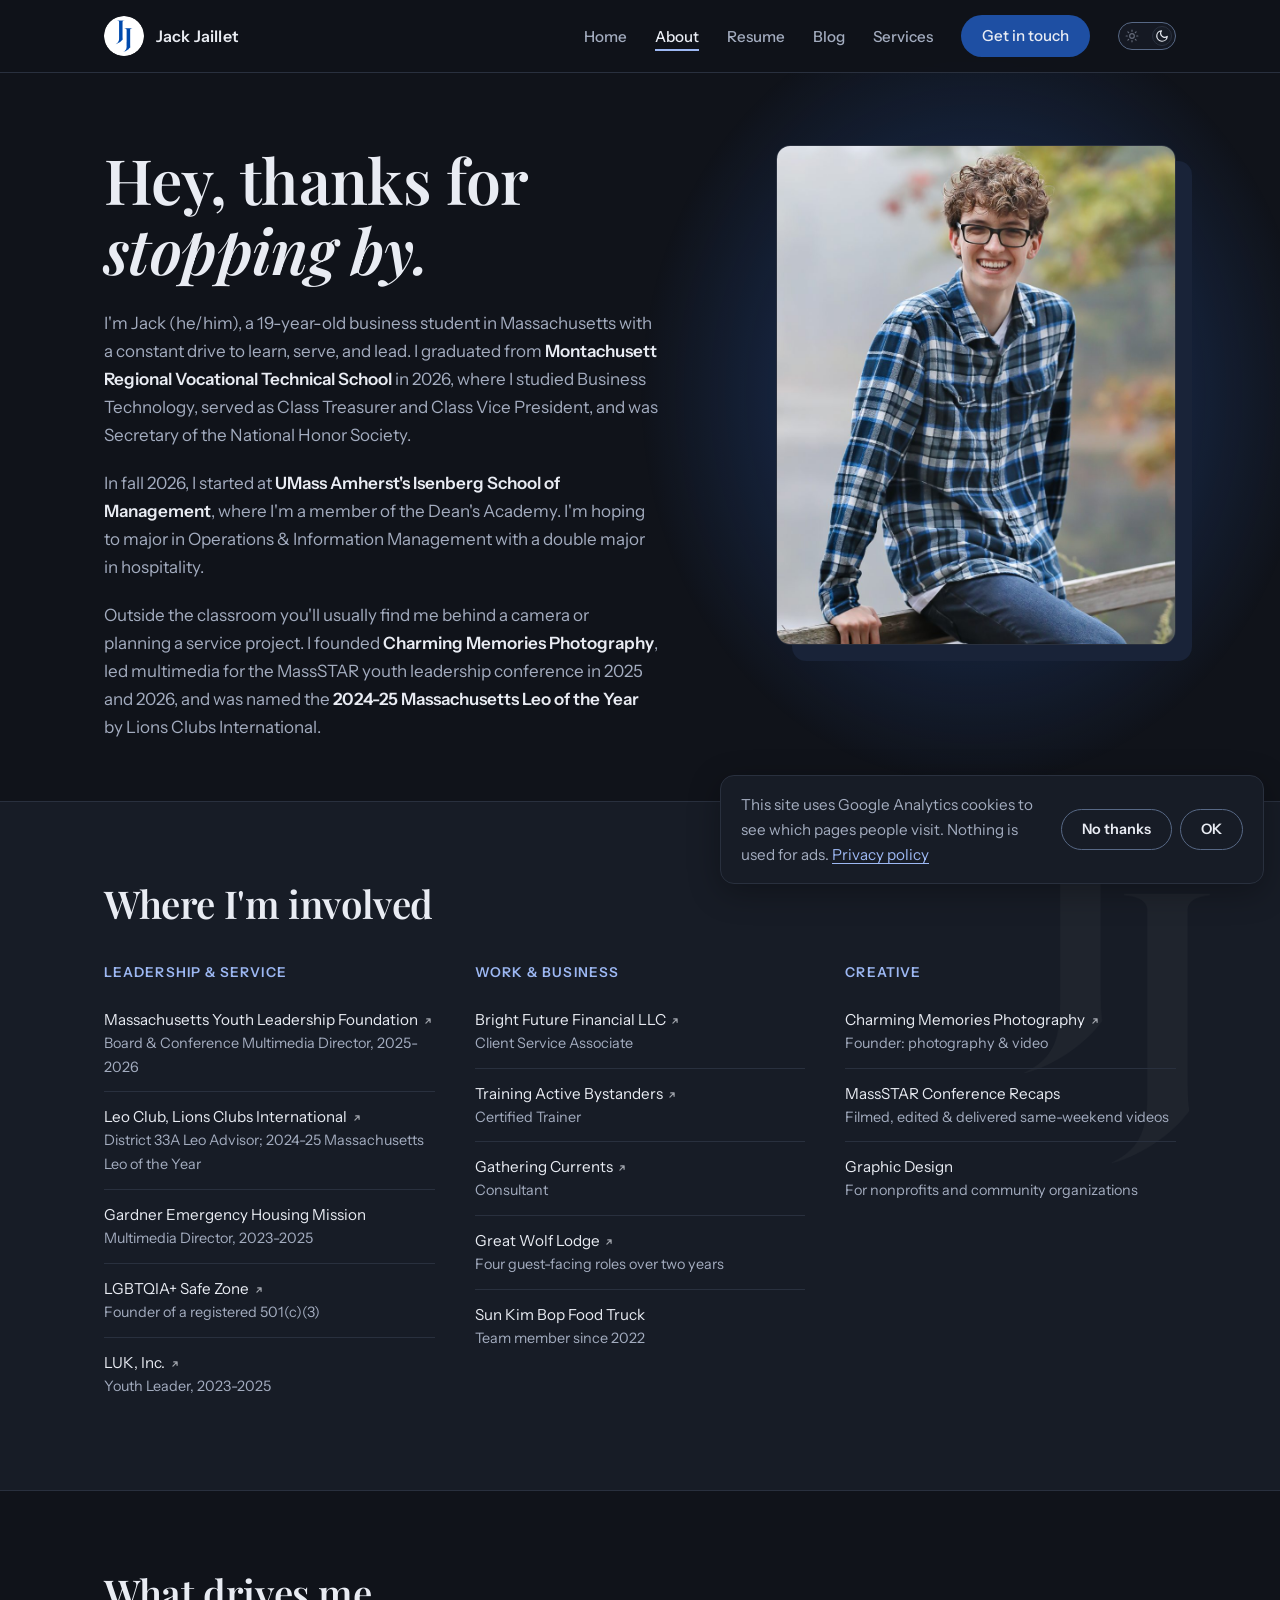
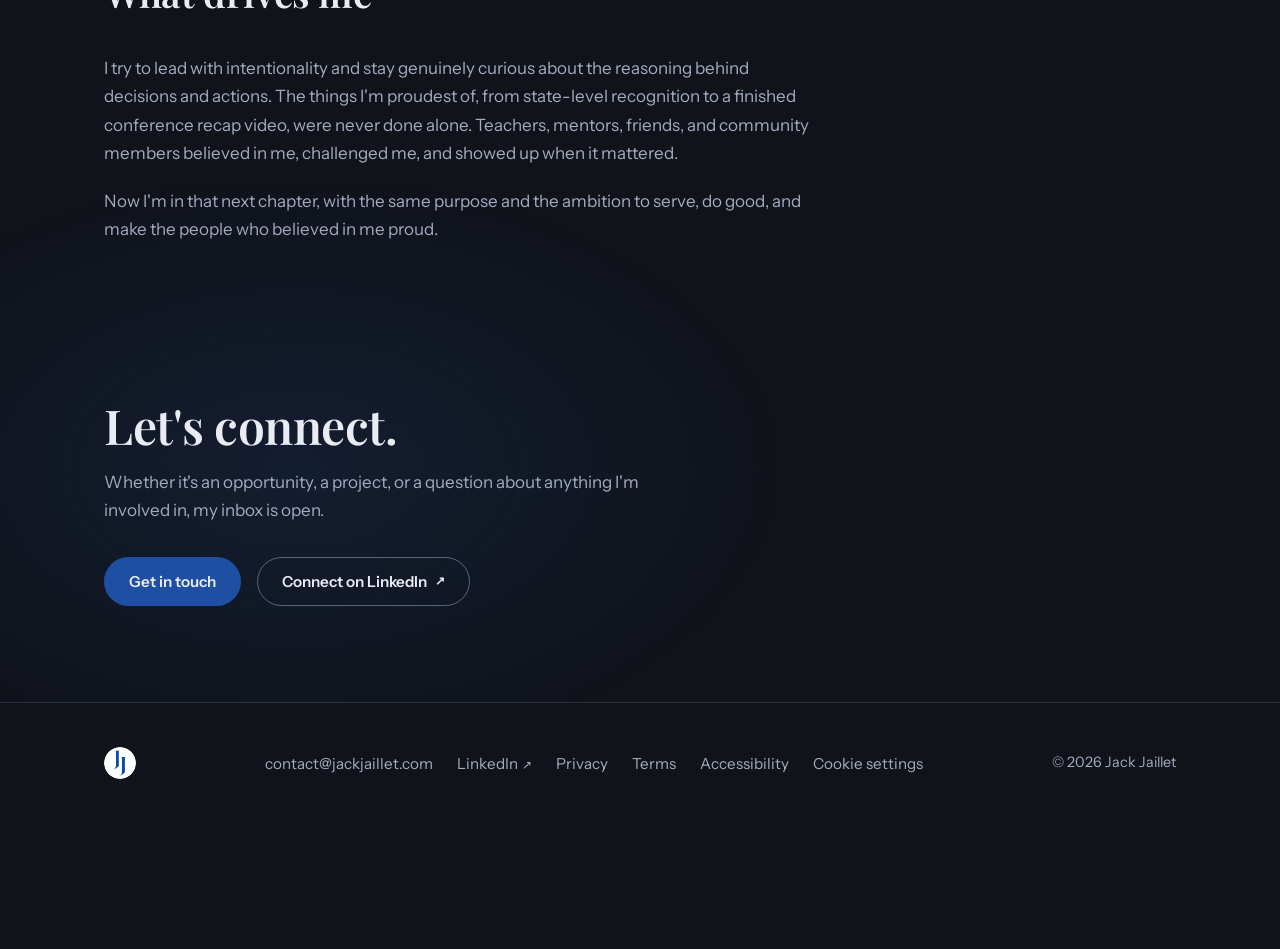
<file: about.html>
<!DOCTYPE html>
<html lang="en">
<head>
  <meta charset="UTF-8">
  <meta name="viewport" content="width=device-width, initial-scale=1.0">
  <!-- Mobile browser chrome follows the theme. Dark is the site default, so
       that is the static value; the bootstrap below corrects it before first
       paint for visitors who chose light. -->
  <meta name="theme-color" content="#10131a">
  <title>About Jack Jaillet | Business Student &amp; Community Leader</title>
  <meta name="description" content="Get to know Jack Jaillet: business student, community leader, photographer, and 2024-25 Massachusetts Leo of the Year.">
  <link rel="canonical" href="https://jackjaillet.com/about">
  <meta property="og:type" content="website">
  <meta property="og:site_name" content="Jack Jaillet">
  <meta property="og:title" content="About Jack Jaillet | Business Student & Community Leader">
  <meta property="og:description" content="Get to know Jack Jaillet: business student, community leader, photographer, and 2024-25 Massachusetts Leo of the Year.">
  <meta property="og:url" content="https://jackjaillet.com/about">
  <meta property="og:image" content="https://jackjaillet.com/assets/og-image.jpg">
  <meta property="og:image:width" content="1200">
  <meta property="og:image:height" content="630">
  <meta property="og:image:alt" content="Jack Jaillet">
  <meta name="twitter:card" content="summary_large_image">
  <meta name="twitter:title" content="About Jack Jaillet | Business Student & Community Leader">
  <meta name="twitter:description" content="Get to know Jack Jaillet: business student, community leader, photographer, and 2024-25 Massachusetts Leo of the Year.">
  <meta name="twitter:image" content="https://jackjaillet.com/assets/og-image.jpg">
  <link rel="icon" type="image/png" href="/assets/favicon.png">
  <link rel="apple-touch-icon" href="/assets/favicon.png">
  <link rel="preload" href="/fonts/instrument-sans-400.woff2" as="font" type="font/woff2" crossorigin>
  <link rel="stylesheet" href="/css/style.css">
  <script type="application/ld+json">
  {
    "@context": "https://schema.org",
    "@type": "ProfilePage",
    "url": "https://jackjaillet.com/about",
    "name": "About Jack Jaillet",
    "mainEntity": { "@id": "https://jackjaillet.com/#jack" }
  }
  </script>
  <script>try{var t=localStorage.getItem("theme");if(t){document.documentElement.dataset.theme=t;var m=document.querySelector('meta[name="theme-color"]');if(m)m.setAttribute("content",t==="light"?"#f7f8fa":"#10131a")}}catch(e){}</script>
  <noscript><style>.reveal{opacity:1 !important;transform:none !important}</style></noscript>
</head>
<body>

  <a class="skip-link" href="#main">Skip to content</a>

  <nav class="site-nav" aria-label="Primary">
    <div class="wrap">
      <a class="brand" href="/">
        <img class="brand-img" src="/assets/favicon.png" alt="" width="40" height="40">
        <span class="brand-name">Jack Jaillet</span>
      </a>
      <button class="nav-toggle" type="button" aria-expanded="false" aria-controls="nav-menu" aria-label="Open navigation menu">Menu</button>
      <ul class="nav-links" id="nav-menu">
        <li><a href="/">Home</a></li>
        <li><a href="/about" aria-current="page">About</a></li>
        <li><a href="/resume">Resume</a></li>
        <li><a href="/blog/">Blog</a></li>
        <li><a href="/services">Services</a></li>
        <li><a class="btn btn-primary btn-small" href="mailto:contact@jackjaillet.com">Get in touch</a></li>
        <li class="theme-item">
          <span class="theme-text" id="theme-text">Dark mode</span>
          <button class="theme-toggle" type="button" role="switch" aria-checked="true" aria-labelledby="theme-text">
            <svg class="icon-sun" aria-hidden="true" focusable="false" width="14" height="14" viewBox="0 0 24 24" fill="none" stroke="currentColor" stroke-width="2" stroke-linecap="round"><circle cx="12" cy="12" r="4"/><path d="M12 2v2M12 20v2M4.93 4.93l1.41 1.41M17.66 17.66l1.41 1.41M2 12h2M20 12h2M4.93 19.07l1.41-1.41M17.66 6.34l1.41-1.41"/></svg>
            <svg class="icon-moon" aria-hidden="true" focusable="false" width="14" height="14" viewBox="0 0 24 24" fill="none" stroke="currentColor" stroke-width="2" stroke-linecap="round" stroke-linejoin="round"><path d="M21 12.79A9 9 0 1 1 11.21 3 7 7 0 0 0 21 12.79z"/></svg>
            <span class="theme-knob" aria-hidden="true"></span>
          </button>
        </li>
      </ul>
    </div>
  </nav>

  <main id="main">

  <div class="about-head">
    <div class="wrap about-grid">
      <div>
        <h1>Hey, thanks for<br><em>stopping by.</em></h1>
        <div class="prose mt-6">
          <p>I'm Jack (he/him), a 19-year-old business student in Massachusetts with a constant drive to learn, serve, and lead. I graduated from <strong>Montachusett Regional Vocational Technical School</strong> in 2026, where I studied Business Technology, served as Class Treasurer and Class Vice President, and was Secretary of the National Honor Society.</p>
          <p>In fall 2026, I started at <strong>UMass Amherst's Isenberg School of Management</strong>, where I'm a member of the Dean's Academy. I'm hoping to major in Operations &amp; Information Management with a double major in hospitality.</p>
          <p>Outside the classroom you'll usually find me behind a camera or planning a service project. I founded <strong>Charming Memories Photography</strong>, led multimedia for the MassSTAR youth leadership conference in 2025 and 2026, and was named the <strong>2024-25 Massachusetts Leo of the Year</strong> by Lions Clubs International.</p>
        </div>
      </div>
      <figure class="portrait">
        <img src="/assets/headshot-casual.jpg" alt="Jack Jaillet laughing" width="900" height="1259" fetchpriority="high">
        <div class="portrait-fallback">
          <span class="brand-mark" aria-hidden="true"><i>J</i><i>J</i></span>
          <span>Jack Jaillet</span>
        </div>
      </figure>
    </div>
  </div>

  <section class="section section-alt" aria-labelledby="involve-heading">
    <div class="wrap">
      <div class="section-head reveal">
        <h2 id="involve-heading">Where I'm involved</h2>
      </div>
      <div class="involve reveal">
        <div>
          <h3>Leadership &amp; Service</h3>
          <ul>
            <li><a href="https://www.massyouthleadership.org/" target="_blank" rel="noopener">Massachusetts Youth Leadership Foundation<span class="sr-only"> (opens in new tab)</span><svg class="ext-icon" aria-hidden="true" focusable="false" width="10" height="10" viewBox="0 0 24 24" fill="none" stroke="currentColor" stroke-width="3" stroke-linecap="round" stroke-linejoin="round"><path d="M7 17L17 7M9 7h8v8"/></svg></a> <span>Board &amp; Conference Multimedia Director, 2025-2026</span></li>
            <li><a href="https://www.lionsclubs.org/en" target="_blank" rel="noopener">Leo Club, Lions Clubs International<span class="sr-only"> (opens in new tab)</span><svg class="ext-icon" aria-hidden="true" focusable="false" width="10" height="10" viewBox="0 0 24 24" fill="none" stroke="currentColor" stroke-width="3" stroke-linecap="round" stroke-linejoin="round"><path d="M7 17L17 7M9 7h8v8"/></svg></a> <span>District 33A Leo Advisor; 2024-25 Massachusetts Leo of the Year</span></li>
            <li>Gardner Emergency Housing Mission <span>Multimedia Director, 2023-2025</span></li>
            <li><a href="https://www.lgbtqiasafezone.org/" target="_blank" rel="noopener">LGBTQIA+ Safe Zone<span class="sr-only"> (opens in new tab)</span><svg class="ext-icon" aria-hidden="true" focusable="false" width="10" height="10" viewBox="0 0 24 24" fill="none" stroke="currentColor" stroke-width="3" stroke-linecap="round" stroke-linejoin="round"><path d="M7 17L17 7M9 7h8v8"/></svg></a> <span>Founder of a registered 501(c)(3)</span></li>
            <li><a href="https://www.luk.org/" target="_blank" rel="noopener">LUK, Inc.<span class="sr-only"> (opens in new tab)</span><svg class="ext-icon" aria-hidden="true" focusable="false" width="10" height="10" viewBox="0 0 24 24" fill="none" stroke="currentColor" stroke-width="3" stroke-linecap="round" stroke-linejoin="round"><path d="M7 17L17 7M9 7h8v8"/></svg></a> <span>Youth Leader, 2023-2025</span></li>
          </ul>
        </div>
        <div>
          <h3>Work &amp; Business</h3>
          <ul>
            <li><a href="https://www.brightfuturefinancialllc.com/" target="_blank" rel="noopener">Bright Future Financial LLC<span class="sr-only"> (opens in new tab)</span><svg class="ext-icon" aria-hidden="true" focusable="false" width="10" height="10" viewBox="0 0 24 24" fill="none" stroke="currentColor" stroke-width="3" stroke-linecap="round" stroke-linejoin="round"><path d="M7 17L17 7M9 7h8v8"/></svg></a> <span>Client Service Associate</span></li>
            <li><a href="https://www.trainingactivebystanders.org/" target="_blank" rel="noopener">Training Active Bystanders<span class="sr-only"> (opens in new tab)</span><svg class="ext-icon" aria-hidden="true" focusable="false" width="10" height="10" viewBox="0 0 24 24" fill="none" stroke="currentColor" stroke-width="3" stroke-linecap="round" stroke-linejoin="round"><path d="M7 17L17 7M9 7h8v8"/></svg></a> <span>Certified Trainer</span></li>
            <li><a href="https://www.gatheringcurrents.org/" target="_blank" rel="noopener">Gathering Currents<span class="sr-only"> (opens in new tab)</span><svg class="ext-icon" aria-hidden="true" focusable="false" width="10" height="10" viewBox="0 0 24 24" fill="none" stroke="currentColor" stroke-width="3" stroke-linecap="round" stroke-linejoin="round"><path d="M7 17L17 7M9 7h8v8"/></svg></a> <span>Consultant</span></li>
            <li><a href="https://www.greatwolf.com/new-england" target="_blank" rel="noopener">Great Wolf Lodge<span class="sr-only"> (opens in new tab)</span><svg class="ext-icon" aria-hidden="true" focusable="false" width="10" height="10" viewBox="0 0 24 24" fill="none" stroke="currentColor" stroke-width="3" stroke-linecap="round" stroke-linejoin="round"><path d="M7 17L17 7M9 7h8v8"/></svg></a> <span>Four guest-facing roles over two years</span></li>
            <li>Sun Kim Bop Food Truck <span>Team member since 2022</span></li>
          </ul>
        </div>
        <div>
          <h3>Creative</h3>
          <ul>
            <li><a href="https://www.charmingphotography.com/" target="_blank" rel="noopener">Charming Memories Photography<span class="sr-only"> (opens in new tab)</span><svg class="ext-icon" aria-hidden="true" focusable="false" width="10" height="10" viewBox="0 0 24 24" fill="none" stroke="currentColor" stroke-width="3" stroke-linecap="round" stroke-linejoin="round"><path d="M7 17L17 7M9 7h8v8"/></svg></a> <span>Founder: photography &amp; video</span></li>
            <li>MassSTAR Conference Recaps <span>Filmed, edited &amp; delivered same-weekend videos</span></li>
            <li>Graphic Design <span>For nonprofits and community organizations</span></li>
          </ul>
        </div>
      </div>
    </div>
  </section>

  <section class="section" aria-labelledby="drives-heading">
    <div class="wrap">
      <div class="section-head reveal">
        <h2 id="drives-heading">What drives me</h2>
      </div>
      <div class="prose reveal">
        <p>I try to lead with intentionality and stay genuinely curious about the reasoning behind decisions and actions. The things I'm proudest of, from state-level recognition to a finished conference recap video, were never done alone. Teachers, mentors, friends, and community members believed in me, challenged me, and showed up when it mattered.</p>
        <p>Now I'm in that next chapter, with the same purpose and the ambition to serve, do good, and make the people who believed in me proud.</p>
      </div>
    </div>
  </section>

  <section class="contact-band" id="contact" aria-labelledby="contact-heading">
    <div class="wrap reveal">
      <h2 id="contact-heading">Let's connect.</h2>
      <p>Whether it's an opportunity, a project, or a question about anything I'm involved in, my inbox is open.</p>
      <div class="contact-actions">
        <a class="btn btn-primary" href="mailto:contact@jackjaillet.com">Get in touch</a>
        <a class="btn btn-ghost" href="https://www.linkedin.com/in/jackjaillet/" target="_blank" rel="noopener">Connect on LinkedIn<span class="sr-only"> (opens in new tab)</span></a>
      </div>
    </div>
  </section>

  </main>

  <footer class="site-footer">
    <div class="wrap">
      <a class="brand" href="/" aria-label="Jack Jaillet, back to home">
        <img class="brand-img" src="/assets/favicon.png" alt="" width="32" height="32" loading="lazy" decoding="async">
      </a>
      <nav aria-label="Footer">
      <ul class="footer-links">
        <li><a href="mailto:contact@jackjaillet.com">contact@jackjaillet.com</a></li>
        <li><a href="https://www.linkedin.com/in/jackjaillet/" target="_blank" rel="noopener">LinkedIn<span class="sr-only"> (opens in new tab)</span></a></li>
        <li><a href="/privacy">Privacy</a></li>
        <li><a href="/terms">Terms</a></li>
        <li><a href="/accessibility">Accessibility</a></li>
        <li hidden data-cookie-settings><button type="button">Cookie settings</button></li>
      </ul>
      </nav>
      <small>&copy; <span id="year">2026</span> Jack Jaillet</small>
    </div>
  </footer>

  <script src="/js/main.js"></script>
  <script src="/js/footer.js"></script>
</body>
</html>
</file>
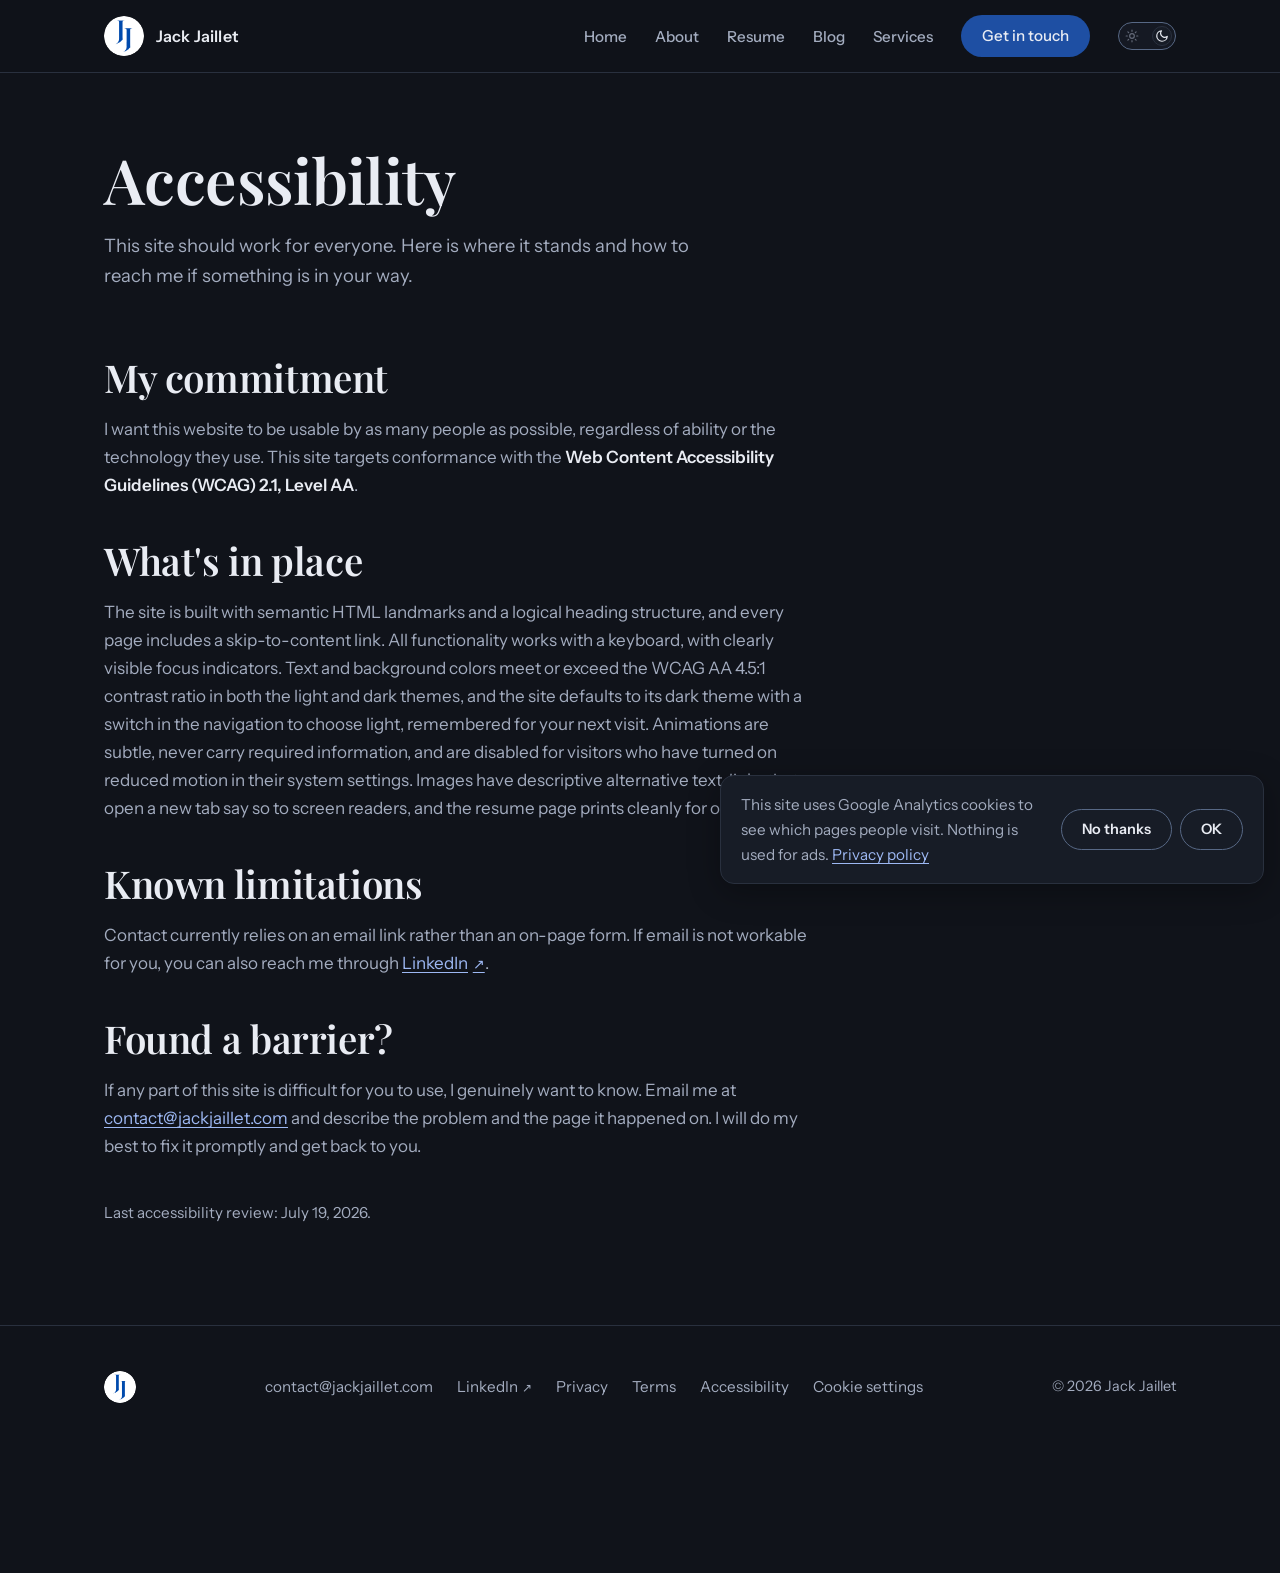
<file: accessibility.html>
<!DOCTYPE html>
<html lang="en">
<head>
  <meta charset="UTF-8">
  <meta name="viewport" content="width=device-width, initial-scale=1.0">
  <!-- Mobile browser chrome follows the theme. Dark is the site default, so
       that is the static value; the bootstrap below corrects it before first
       paint for visitors who chose light. -->
  <meta name="theme-color" content="#10131a">
  <title>Accessibility Statement | Jack Jaillet</title>
  <meta name="description" content="Accessibility statement for jackjaillet.com: commitment, conformance target, features, and how to report barriers.">
  <link rel="canonical" href="https://jackjaillet.com/accessibility">
  <meta property="og:type" content="website">
  <meta property="og:site_name" content="Jack Jaillet">
  <meta property="og:title" content="Accessibility Statement | Jack Jaillet">
  <meta property="og:description" content="Accessibility statement for jackjaillet.com: commitment, conformance target, features, and how to report barriers.">
  <meta property="og:url" content="https://jackjaillet.com/accessibility">
  <meta property="og:image" content="https://jackjaillet.com/assets/og-image.jpg">
  <meta property="og:image:width" content="1200">
  <meta property="og:image:height" content="630">
  <meta property="og:image:alt" content="Jack Jaillet">
  <meta name="twitter:card" content="summary_large_image">
  <meta name="twitter:title" content="Accessibility Statement | Jack Jaillet">
  <meta name="twitter:description" content="Accessibility statement for jackjaillet.com: commitment, conformance target, features, and how to report barriers.">
  <meta name="twitter:image" content="https://jackjaillet.com/assets/og-image.jpg">
  <link rel="icon" type="image/png" href="/assets/favicon.png">
  <link rel="apple-touch-icon" href="/assets/favicon.png">
  <link rel="preload" href="/fonts/instrument-sans-400.woff2" as="font" type="font/woff2" crossorigin>
  <link rel="stylesheet" href="/css/style.css">
  <script>try{var t=localStorage.getItem("theme");if(t){document.documentElement.dataset.theme=t;var m=document.querySelector('meta[name="theme-color"]');if(m)m.setAttribute("content",t==="light"?"#f7f8fa":"#10131a")}}catch(e){}</script>
  <noscript><style>.reveal{opacity:1 !important;transform:none !important}</style></noscript>
</head>
<body>

  <a class="skip-link" href="#main">Skip to content</a>

  <nav class="site-nav" aria-label="Primary">
    <div class="wrap">
      <a class="brand" href="/">
        <img class="brand-img" src="/assets/favicon.png" alt="" width="40" height="40">
        <span class="brand-name">Jack Jaillet</span>
      </a>
      <button class="nav-toggle" type="button" aria-expanded="false" aria-controls="nav-menu" aria-label="Open navigation menu">Menu</button>
      <ul class="nav-links" id="nav-menu">
        <li><a href="/">Home</a></li>
        <li><a href="/about">About</a></li>
        <li><a href="/resume">Resume</a></li>
        <li><a href="/blog/">Blog</a></li>
        <li><a href="/services">Services</a></li>
        <li><a class="btn btn-primary btn-small" href="mailto:contact@jackjaillet.com">Get in touch</a></li>
        <li class="theme-item">
          <span class="theme-text" id="theme-text">Dark mode</span>
          <button class="theme-toggle" type="button" role="switch" aria-checked="true" aria-labelledby="theme-text">
            <svg class="icon-sun" aria-hidden="true" focusable="false" width="14" height="14" viewBox="0 0 24 24" fill="none" stroke="currentColor" stroke-width="2" stroke-linecap="round"><circle cx="12" cy="12" r="4"/><path d="M12 2v2M12 20v2M4.93 4.93l1.41 1.41M17.66 17.66l1.41 1.41M2 12h2M20 12h2M4.93 19.07l1.41-1.41M17.66 6.34l1.41-1.41"/></svg>
            <svg class="icon-moon" aria-hidden="true" focusable="false" width="14" height="14" viewBox="0 0 24 24" fill="none" stroke="currentColor" stroke-width="2" stroke-linecap="round" stroke-linejoin="round"><path d="M21 12.79A9 9 0 1 1 11.21 3 7 7 0 0 0 21 12.79z"/></svg>
            <span class="theme-knob" aria-hidden="true"></span>
          </button>
        </li>
      </ul>
    </div>
  </nav>

  <main id="main">

  <div class="about-head">
    <div class="wrap">
      <h1>Accessibility</h1>
      <p class="lede mt-4">This site should work for everyone. Here is where it stands and how to reach me if something is in your way.</p>
    </div>
  </div>

  <section class="section section-tight-top" aria-labelledby="commitment-heading">
    <div class="wrap">
      <div class="prose">
        <h2 id="commitment-heading">My commitment</h2>
        <p>I want this website to be usable by as many people as possible, regardless of ability or the technology they use. This site targets conformance with the <strong>Web Content Accessibility Guidelines (WCAG) 2.1, Level AA</strong>.</p>

        <h2>What's in place</h2>
        <p>The site is built with semantic HTML landmarks and a logical heading structure, and every page includes a skip-to-content link. All functionality works with a keyboard, with clearly visible focus indicators. Text and background colors meet or exceed the WCAG AA 4.5:1 contrast ratio in both the light and dark themes, and the site defaults to its dark theme with a switch in the navigation to choose light, remembered for your next visit. Animations are subtle, never carry required information, and are disabled for visitors who have turned on reduced motion in their system settings. Images have descriptive alternative text, links that open a new tab say so to screen readers, and the resume page prints cleanly for offline use.</p>

        <h2>Known limitations</h2>
        <p>Contact currently relies on an email link rather than an on-page form. If email is not workable for you, you can also reach me through <a href="https://www.linkedin.com/in/jackjaillet/" target="_blank" rel="noopener">LinkedIn<span class="sr-only"> (opens in new tab)</span></a>.</p>

        <h2>Found a barrier?</h2>
        <p>If any part of this site is difficult for you to use, I genuinely want to know. Email me at <a href="mailto:contact@jackjaillet.com">contact@jackjaillet.com</a> and describe the problem and the page it happened on. I will do my best to fix it promptly and get back to you.</p>

        <p class="note">Last accessibility review: July 19, 2026.</p>
      </div>
    </div>
  </section>

  </main>

  <footer class="site-footer">
    <div class="wrap">
      <a class="brand" href="/" aria-label="Jack Jaillet, back to home">
        <img class="brand-img" src="/assets/favicon.png" alt="" width="32" height="32" loading="lazy" decoding="async">
      </a>
      <nav aria-label="Footer">
      <ul class="footer-links">
        <li><a href="mailto:contact@jackjaillet.com">contact@jackjaillet.com</a></li>
        <li><a href="https://www.linkedin.com/in/jackjaillet/" target="_blank" rel="noopener">LinkedIn<span class="sr-only"> (opens in new tab)</span></a></li>
        <li><a href="/privacy">Privacy</a></li>
        <li><a href="/terms">Terms</a></li>
        <li><a href="/accessibility">Accessibility</a></li>
        <li hidden data-cookie-settings><button type="button">Cookie settings</button></li>
      </ul>
      </nav>
      <small>&copy; <span id="year">2026</span> Jack Jaillet</small>
    </div>
  </footer>

  <script src="/js/main.js"></script>
  <script src="/js/footer.js"></script>
</body>
</html>
</file>
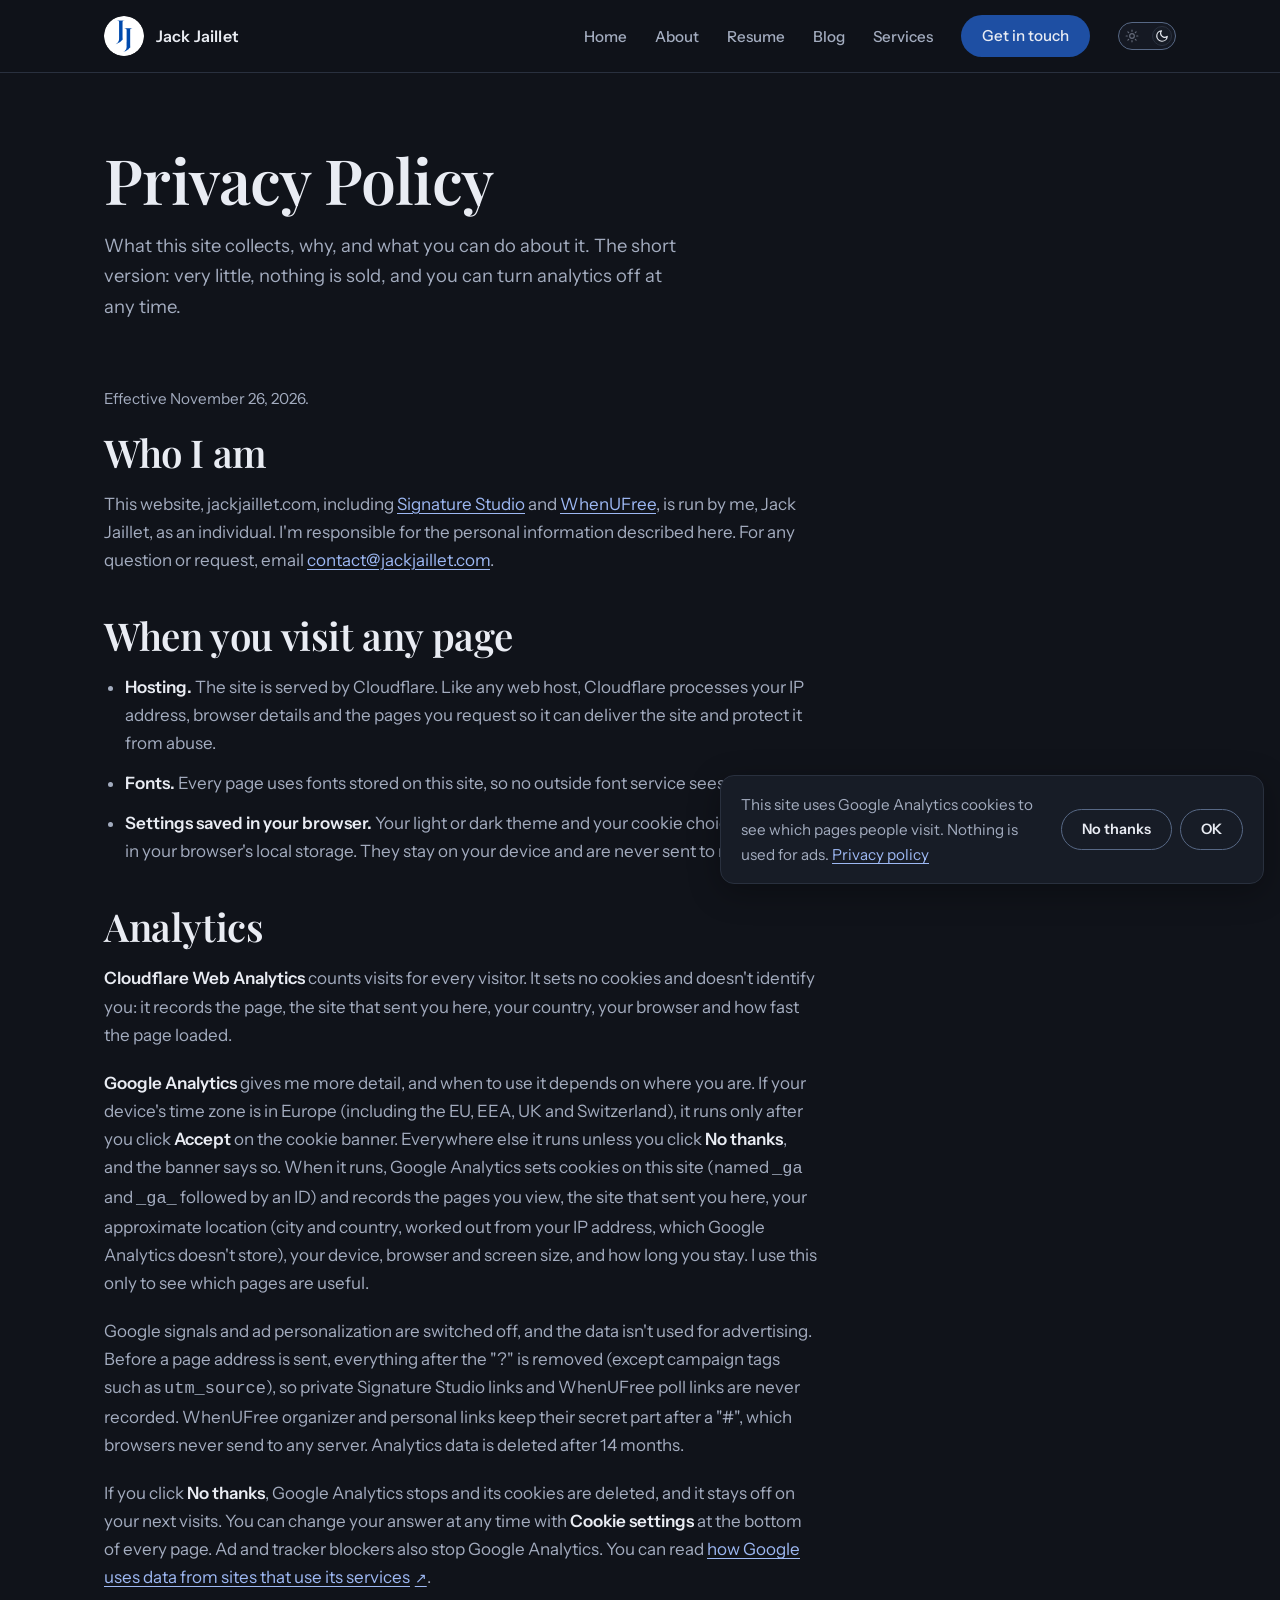
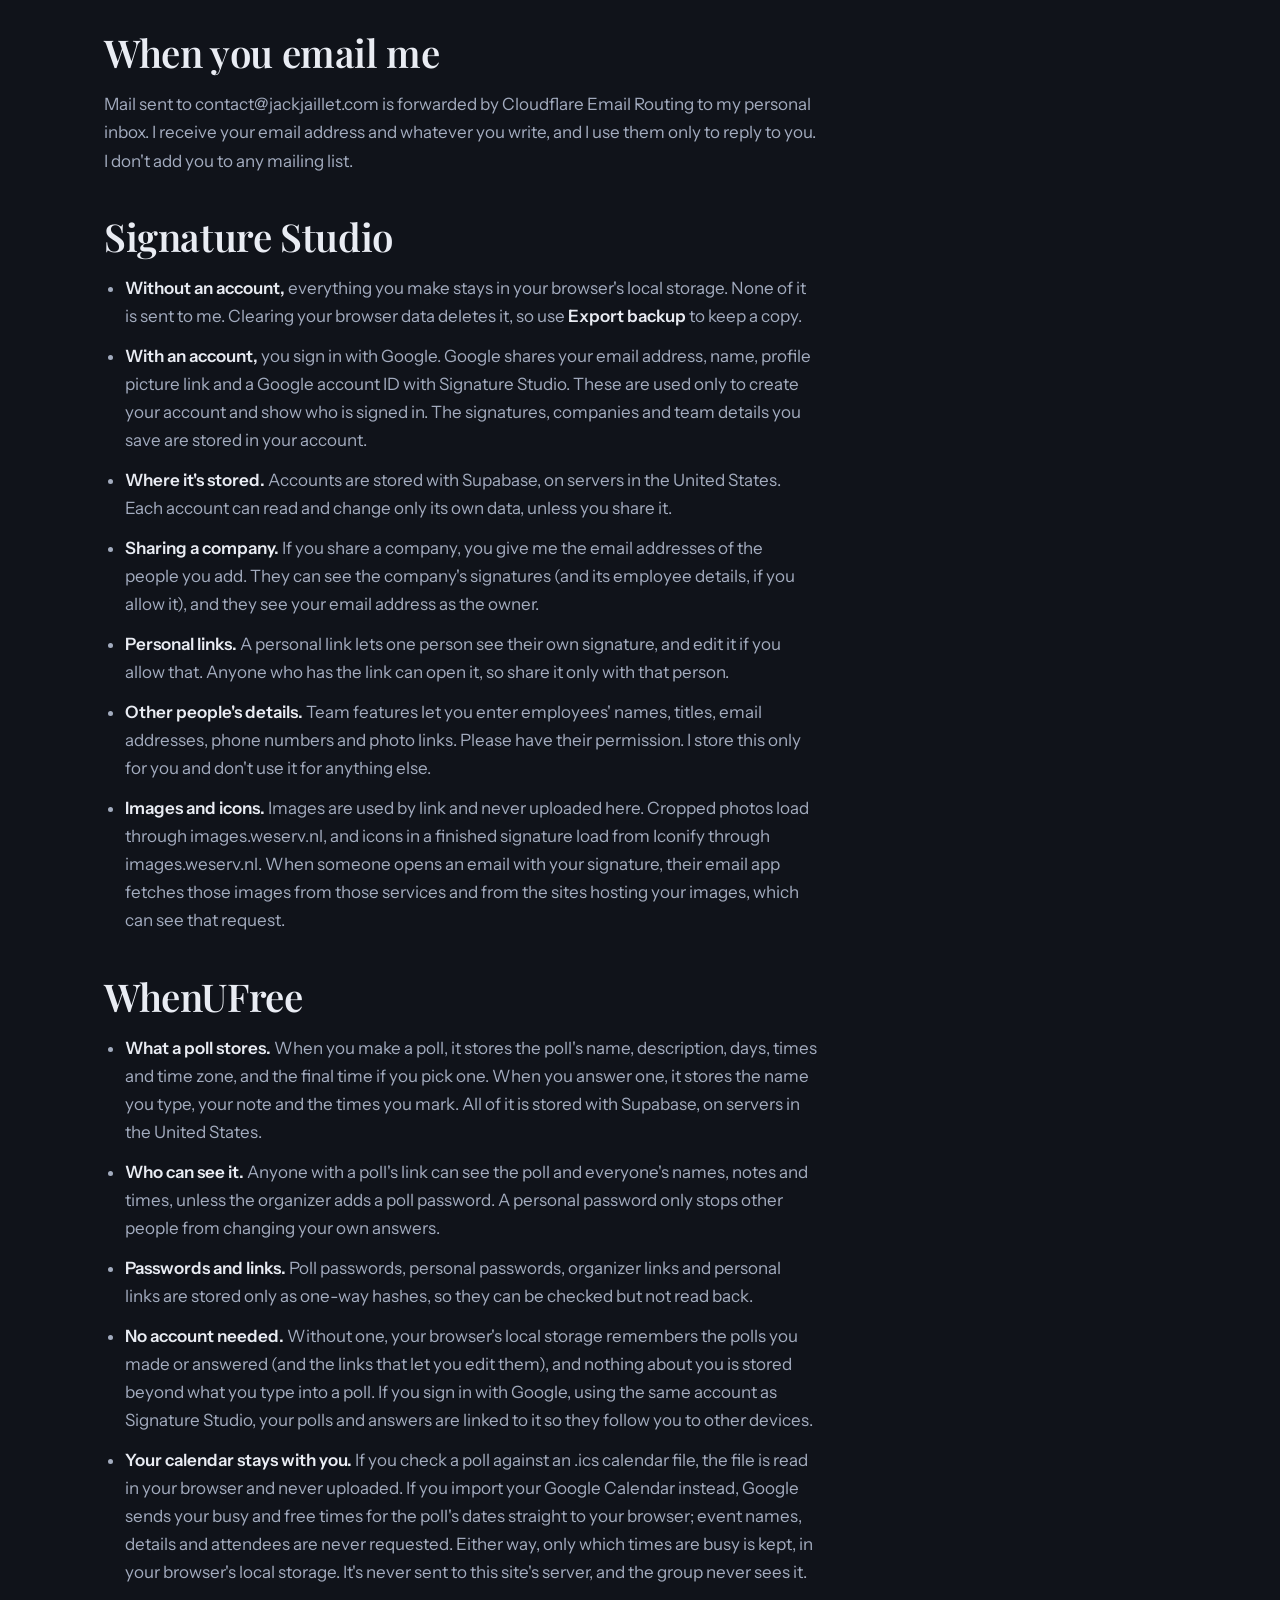
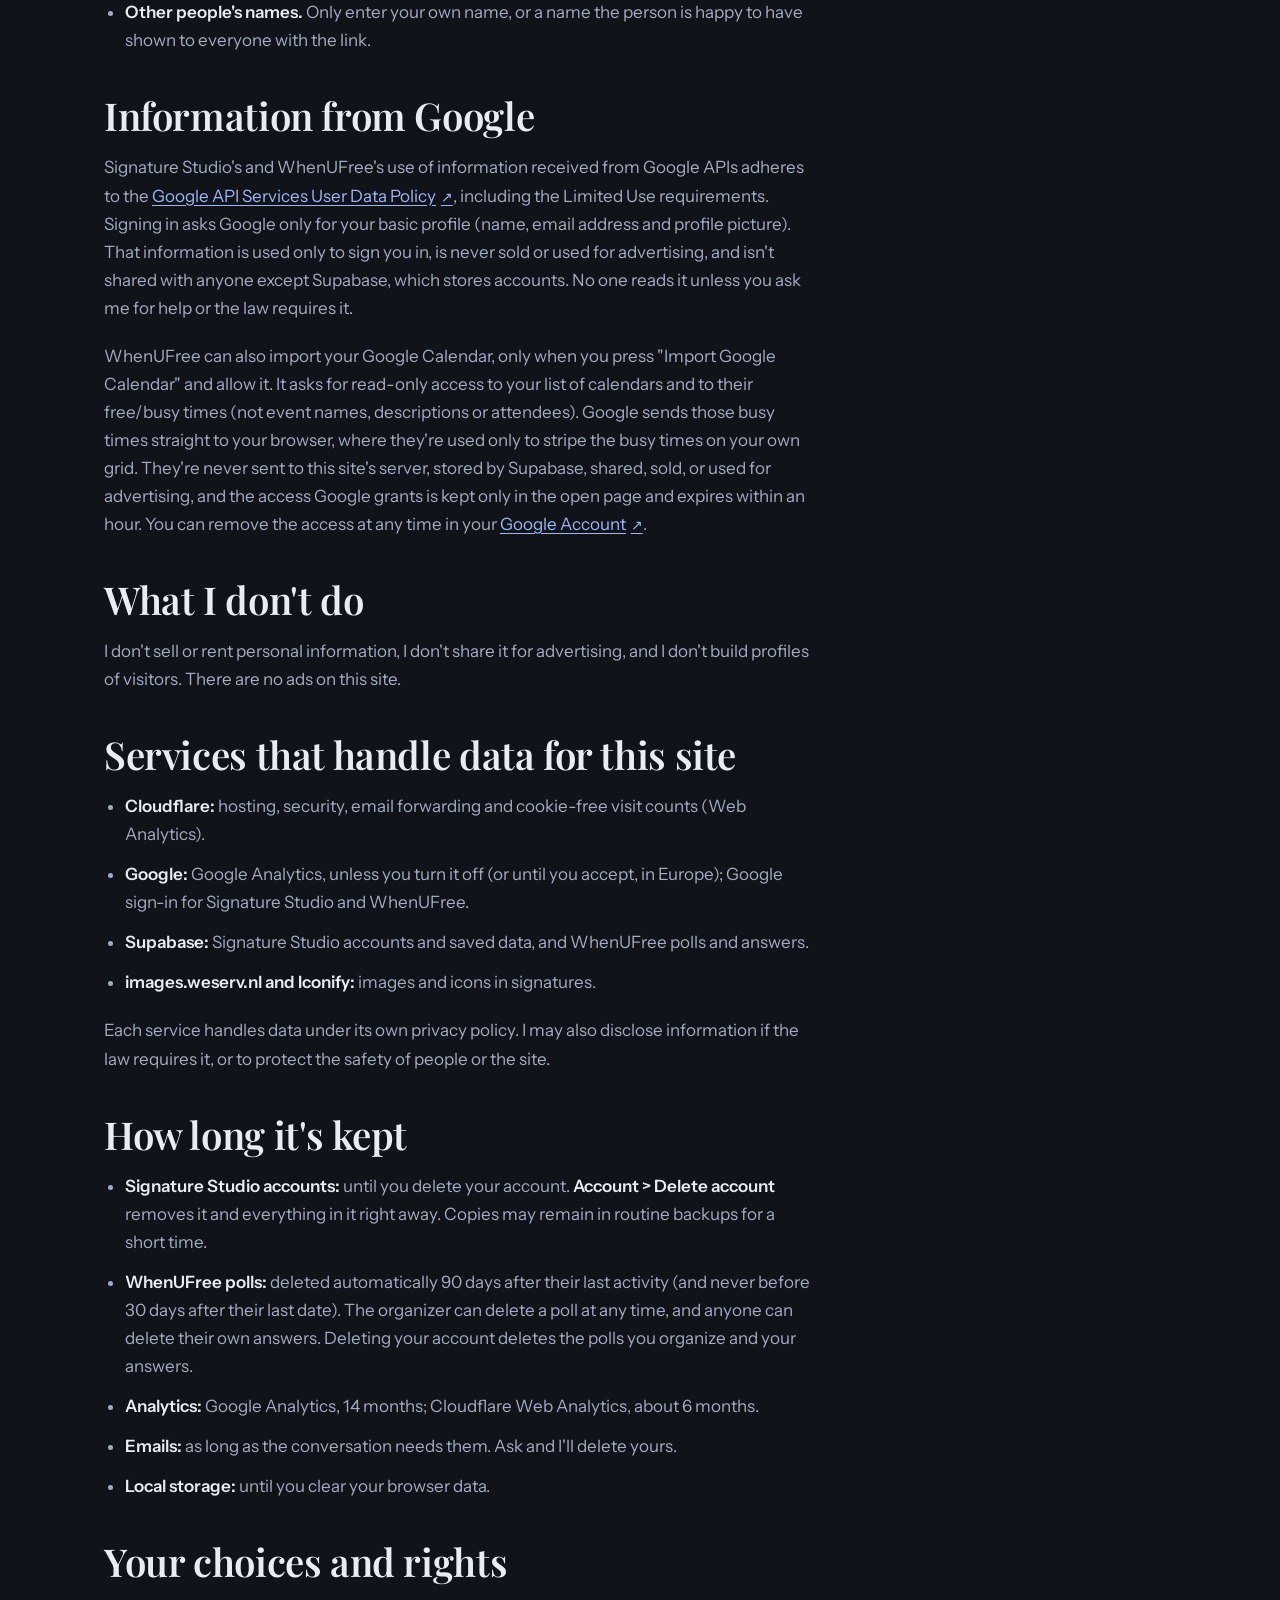
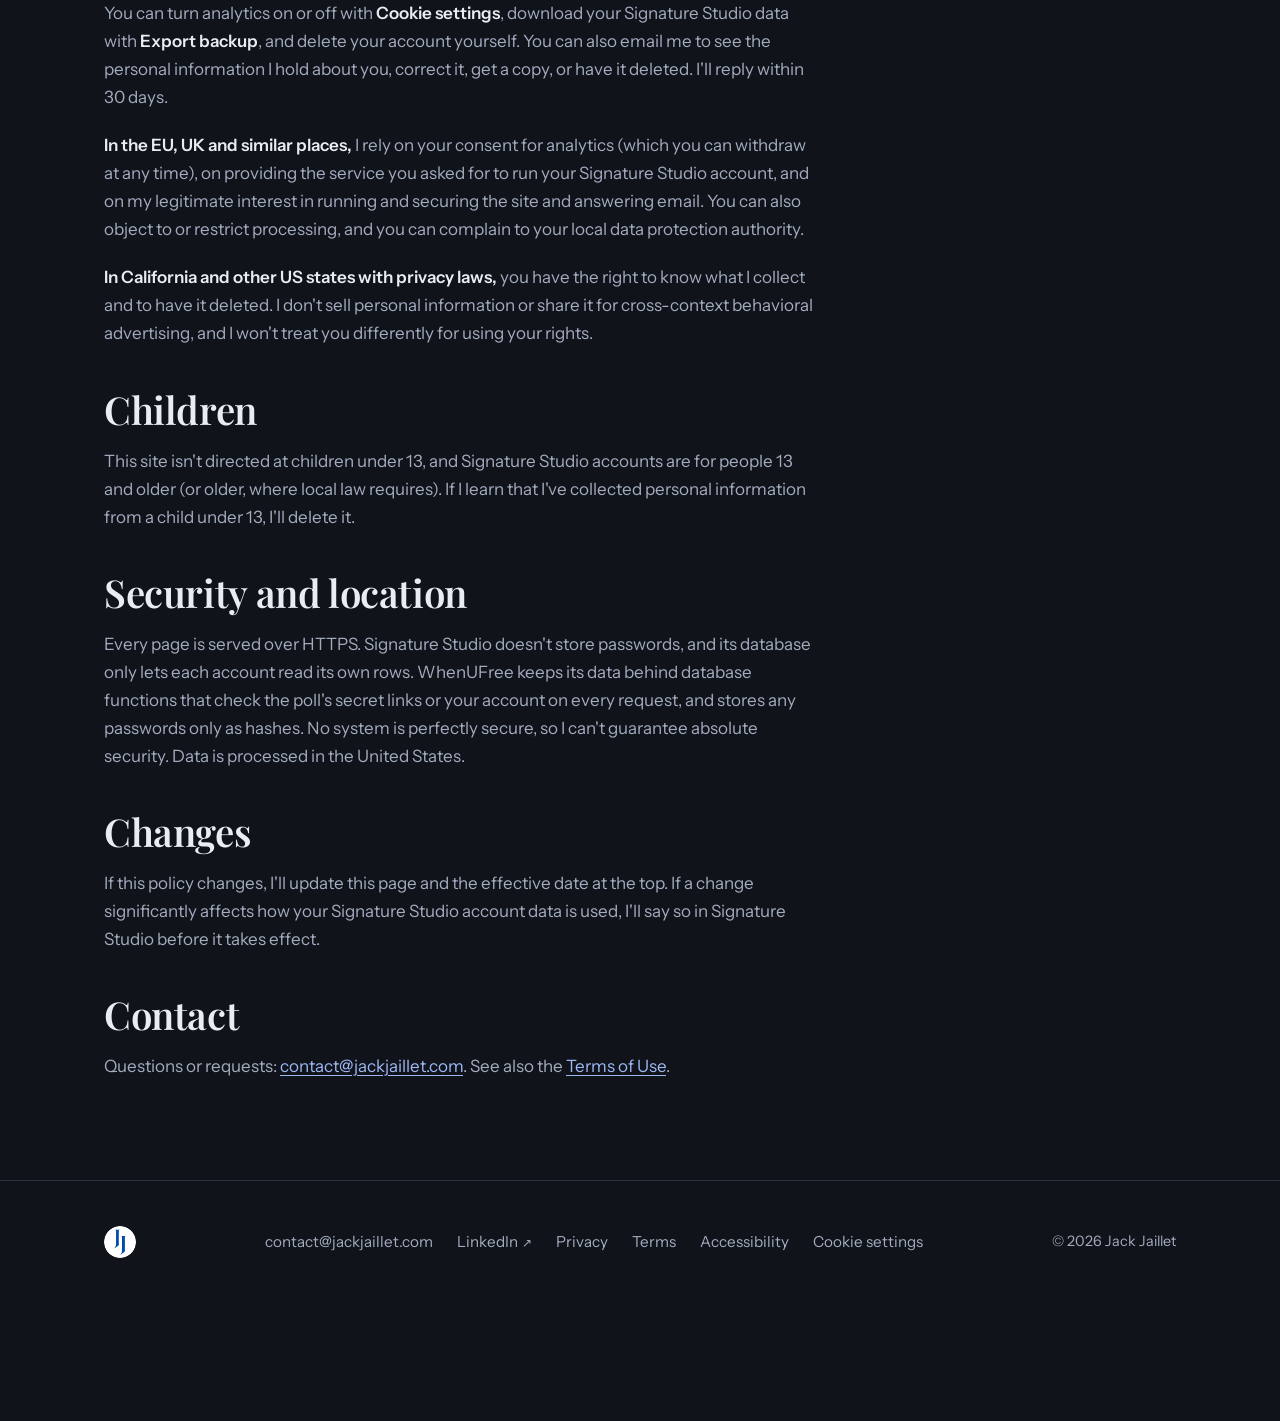
<file: privacy.html>
<!DOCTYPE html>
<html lang="en">
<head>
  <meta charset="UTF-8">
  <meta name="viewport" content="width=device-width, initial-scale=1.0">
  <meta name="theme-color" content="#10131a">
  <title>Privacy Policy | Jack Jaillet</title>
  <meta name="description" content="What jackjaillet.com and Signature Studio collect, why, who processes it, and how to see, change or delete it.">
  <link rel="canonical" href="https://jackjaillet.com/privacy">
  <meta property="og:type" content="website">
  <meta property="og:site_name" content="Jack Jaillet">
  <meta property="og:title" content="Privacy Policy | Jack Jaillet">
  <meta property="og:description" content="What jackjaillet.com and Signature Studio collect, why, who processes it, and how to see, change or delete it.">
  <meta property="og:url" content="https://jackjaillet.com/privacy">
  <meta property="og:image" content="https://jackjaillet.com/assets/og-image.jpg">
  <meta property="og:image:width" content="1200">
  <meta property="og:image:height" content="630">
  <meta property="og:image:alt" content="Jack Jaillet">
  <meta name="twitter:card" content="summary_large_image">
  <meta name="twitter:title" content="Privacy Policy | Jack Jaillet">
  <meta name="twitter:description" content="What jackjaillet.com and Signature Studio collect, why, who processes it, and how to see, change or delete it.">
  <meta name="twitter:image" content="https://jackjaillet.com/assets/og-image.jpg">
  <link rel="icon" type="image/png" href="/assets/favicon.png">
  <link rel="apple-touch-icon" href="/assets/favicon.png">
  <link rel="preload" href="/fonts/instrument-sans-400.woff2" as="font" type="font/woff2" crossorigin>
  <link rel="stylesheet" href="/css/style.css">
  <script>try{var t=localStorage.getItem("theme");if(t){document.documentElement.dataset.theme=t;var m=document.querySelector('meta[name="theme-color"]');if(m)m.setAttribute("content",t==="light"?"#f7f8fa":"#10131a")}}catch(e){}</script>
  <noscript><style>.reveal{opacity:1 !important;transform:none !important}</style></noscript>
</head>
<body>

  <a class="skip-link" href="#main">Skip to content</a>

  <nav class="site-nav" aria-label="Primary">
    <div class="wrap">
      <a class="brand" href="/">
        <img class="brand-img" src="/assets/favicon.png" alt="" width="40" height="40">
        <span class="brand-name">Jack Jaillet</span>
      </a>
      <button class="nav-toggle" type="button" aria-expanded="false" aria-controls="nav-menu" aria-label="Open navigation menu">Menu</button>
      <ul class="nav-links" id="nav-menu">
        <li><a href="/">Home</a></li>
        <li><a href="/about">About</a></li>
        <li><a href="/resume">Resume</a></li>
        <li><a href="/blog/">Blog</a></li>
        <li><a href="/services">Services</a></li>
        <li><a class="btn btn-primary btn-small" href="mailto:contact@jackjaillet.com">Get in touch</a></li>
        <li class="theme-item">
          <span class="theme-text" id="theme-text">Dark mode</span>
          <button class="theme-toggle" type="button" role="switch" aria-checked="true" aria-labelledby="theme-text">
            <svg class="icon-sun" aria-hidden="true" focusable="false" width="14" height="14" viewBox="0 0 24 24" fill="none" stroke="currentColor" stroke-width="2" stroke-linecap="round"><circle cx="12" cy="12" r="4"/><path d="M12 2v2M12 20v2M4.93 4.93l1.41 1.41M17.66 17.66l1.41 1.41M2 12h2M20 12h2M4.93 19.07l1.41-1.41M17.66 6.34l1.41-1.41"/></svg>
            <svg class="icon-moon" aria-hidden="true" focusable="false" width="14" height="14" viewBox="0 0 24 24" fill="none" stroke="currentColor" stroke-width="2" stroke-linecap="round" stroke-linejoin="round"><path d="M21 12.79A9 9 0 1 1 11.21 3 7 7 0 0 0 21 12.79z"/></svg>
            <span class="theme-knob" aria-hidden="true"></span>
          </button>
        </li>
      </ul>
    </div>
  </nav>

  <main id="main">

  <div class="about-head">
    <div class="wrap">
      <h1>Privacy Policy</h1>
      <p class="lede mt-4">What this site collects, why, and what you can do about it. The short version: very little, nothing is sold, and you can turn analytics off at any time.</p>
    </div>
  </div>

  <section class="section section-tight-top" aria-label="Privacy policy">
    <div class="wrap">
      <div class="prose">
        <p class="note">Effective November 26, 2026.</p>

        <h2 id="who">Who I am</h2>
        <p>This website, jackjaillet.com, including <a href="/signatures/">Signature Studio</a> and <a href="/when/">WhenUFree</a>, is run by me, Jack Jaillet, as an individual. I'm responsible for the personal information described here. For any question or request, email <a href="mailto:contact@jackjaillet.com">contact@jackjaillet.com</a>.</p>

        <h2 id="visits">When you visit any page</h2>
        <ul>
          <li><strong>Hosting.</strong> The site is served by Cloudflare. Like any web host, Cloudflare processes your IP address, browser details and the pages you request so it can deliver the site and protect it from abuse.</li>
          <li><strong>Fonts.</strong> Every page uses fonts stored on this site, so no outside font service sees your visit.</li>
          <li><strong>Settings saved in your browser.</strong> Your light or dark theme and your cookie choice are saved in your browser's local storage. They stay on your device and are never sent to me.</li>
        </ul>

        <h2 id="analytics">Analytics</h2>
        <p><strong>Cloudflare Web Analytics</strong> counts visits for every visitor. It sets no cookies and doesn't identify you: it records the page, the site that sent you here, your country, your browser and how fast the page loaded.</p>
        <p><strong>Google Analytics</strong> gives me more detail, and when to use it depends on where you are. If your device's time zone is in Europe (including the EU, EEA, UK and Switzerland), it runs only after you click <strong>Accept</strong> on the cookie banner. Everywhere else it runs unless you click <strong>No thanks</strong>, and the banner says so. When it runs, Google Analytics sets cookies on this site (named <code>_ga</code> and <code>_ga_</code> followed by an ID) and records the pages you view, the site that sent you here, your approximate location (city and country, worked out from your IP address, which Google Analytics doesn't store), your device, browser and screen size, and how long you stay. I use this only to see which pages are useful.</p>
        <p>Google signals and ad personalization are switched off, and the data isn't used for advertising. Before a page address is sent, everything after the "?" is removed (except campaign tags such as <code>utm_source</code>), so private Signature Studio links and WhenUFree poll links are never recorded. WhenUFree organizer and personal links keep their secret part after a "#", which browsers never send to any server. Analytics data is deleted after 14 months.</p>
        <p>If you click <strong>No thanks</strong>, Google Analytics stops and its cookies are deleted, and it stays off on your next visits. You can change your answer at any time with <strong>Cookie settings</strong> at the bottom of every page. Ad and tracker blockers also stop Google Analytics. You can read <a href="https://policies.google.com/technologies/partner-sites" target="_blank" rel="noopener">how Google uses data from sites that use its services<span class="sr-only"> (opens in new tab)</span></a>.</p>

        <h2 id="email">When you email me</h2>
        <p>Mail sent to contact@jackjaillet.com is forwarded by Cloudflare Email Routing to my personal inbox. I receive your email address and whatever you write, and I use them only to reply to you. I don't add you to any mailing list.</p>

        <h2 id="signature-studio">Signature Studio</h2>
        <ul>
          <li><strong>Without an account,</strong> everything you make stays in your browser's local storage. None of it is sent to me. Clearing your browser data deletes it, so use <strong>Export backup</strong> to keep a copy.</li>
          <li><strong>With an account,</strong> you sign in with Google. Google shares your email address, name, profile picture link and a Google account ID with Signature Studio. These are used only to create your account and show who is signed in. The signatures, companies and team details you save are stored in your account.</li>
          <li><strong>Where it's stored.</strong> Accounts are stored with Supabase, on servers in the United States. Each account can read and change only its own data, unless you share it.</li>
          <li><strong>Sharing a company.</strong> If you share a company, you give me the email addresses of the people you add. They can see the company's signatures (and its employee details, if you allow it), and they see your email address as the owner.</li>
          <li><strong>Personal links.</strong> A personal link lets one person see their own signature, and edit it if you allow that. Anyone who has the link can open it, so share it only with that person.</li>
          <li><strong>Other people's details.</strong> Team features let you enter employees' names, titles, email addresses, phone numbers and photo links. Please have their permission. I store this only for you and don't use it for anything else.</li>
          <li><strong>Images and icons.</strong> Images are used by link and never uploaded here. Cropped photos load through images.weserv.nl, and icons in a finished signature load from Iconify through images.weserv.nl. When someone opens an email with your signature, their email app fetches those images from those services and from the sites hosting your images, which can see that request.</li>
        </ul>

        <h2 id="when-you-free">WhenUFree</h2>
        <ul>
          <li><strong>What a poll stores.</strong> When you make a poll, it stores the poll's name, description, days, times and time zone, and the final time if you pick one. When you answer one, it stores the name you type, your note and the times you mark. All of it is stored with Supabase, on servers in the United States.</li>
          <li><strong>Who can see it.</strong> Anyone with a poll's link can see the poll and everyone's names, notes and times, unless the organizer adds a poll password. A personal password only stops other people from changing your own answers.</li>
          <li><strong>Passwords and links.</strong> Poll passwords, personal passwords, organizer links and personal links are stored only as one-way hashes, so they can be checked but not read back.</li>
          <li><strong>No account needed.</strong> Without one, your browser's local storage remembers the polls you made or answered (and the links that let you edit them), and nothing about you is stored beyond what you type into a poll. If you sign in with Google, using the same account as Signature Studio, your polls and answers are linked to it so they follow you to other devices.</li>
          <li><strong>Your calendar stays with you.</strong> If you check a poll against an .ics calendar file, the file is read in your browser and never uploaded. If you import your Google Calendar instead, Google sends your busy and free times for the poll's dates straight to your browser; event names, details and attendees are never requested. Either way, only which times are busy is kept, in your browser's local storage. It's never sent to this site's server, and the group never sees it.</li>
          <li><strong>Other people's names.</strong> Only enter your own name, or a name the person is happy to have shown to everyone with the link.</li>
        </ul>

        <h2 id="google-data">Information from Google</h2>
        <p>Signature Studio's and WhenUFree's use of information received from Google APIs adheres to the <a href="https://developers.google.com/terms/api-services-user-data-policy" target="_blank" rel="noopener">Google API Services User Data Policy<span class="sr-only"> (opens in new tab)</span></a>, including the Limited Use requirements. Signing in asks Google only for your basic profile (name, email address and profile picture). That information is used only to sign you in, is never sold or used for advertising, and isn't shared with anyone except Supabase, which stores accounts. No one reads it unless you ask me for help or the law requires it.</p>
        <p>WhenUFree can also import your Google Calendar, only when you press "Import Google Calendar" and allow it. It asks for read-only access to your list of calendars and to their free/busy times (not event names, descriptions or attendees). Google sends those busy times straight to your browser, where they're used only to stripe the busy times on your own grid. They're never sent to this site's server, stored by Supabase, shared, sold, or used for advertising, and the access Google grants is kept only in the open page and expires within an hour. You can remove the access at any time in your <a href="https://myaccount.google.com/connections" target="_blank" rel="noopener">Google Account<span class="sr-only"> (opens in new tab)</span></a>.</p>

        <h2 id="no-selling">What I don't do</h2>
        <p>I don't sell or rent personal information, I don't share it for advertising, and I don't build profiles of visitors. There are no ads on this site.</p>

        <h2 id="processors">Services that handle data for this site</h2>
        <ul>
          <li><strong>Cloudflare:</strong> hosting, security, email forwarding and cookie-free visit counts (Web Analytics).</li>
          <li><strong>Google:</strong> Google Analytics, unless you turn it off (or until you accept, in Europe); Google sign-in for Signature Studio and WhenUFree.</li>
          <li><strong>Supabase:</strong> Signature Studio accounts and saved data, and WhenUFree polls and answers.</li>
          <li><strong>images.weserv.nl and Iconify:</strong> images and icons in signatures.</li>
        </ul>
        <p>Each service handles data under its own privacy policy. I may also disclose information if the law requires it, or to protect the safety of people or the site.</p>

        <h2 id="retention">How long it's kept</h2>
        <ul>
          <li><strong>Signature Studio accounts:</strong> until you delete your account. <strong>Account &gt; Delete account</strong> removes it and everything in it right away. Copies may remain in routine backups for a short time.</li>
          <li><strong>WhenUFree polls:</strong> deleted automatically 90 days after their last activity (and never before 30 days after their last date). The organizer can delete a poll at any time, and anyone can delete their own answers. Deleting your account deletes the polls you organize and your answers.</li>
          <li><strong>Analytics:</strong> Google Analytics, 14 months; Cloudflare Web Analytics, about 6 months.</li>
          <li><strong>Emails:</strong> as long as the conversation needs them. Ask and I'll delete yours.</li>
          <li><strong>Local storage:</strong> until you clear your browser data.</li>
        </ul>

        <h2 id="rights">Your choices and rights</h2>
        <p>You can turn analytics on or off with <strong>Cookie settings</strong>, download your Signature Studio data with <strong>Export backup</strong>, and delete your account yourself. You can also email me to see the personal information I hold about you, correct it, get a copy, or have it deleted. I'll reply within 30 days.</p>
        <p><strong>In the EU, UK and similar places,</strong> I rely on your consent for analytics (which you can withdraw at any time), on providing the service you asked for to run your Signature Studio account, and on my legitimate interest in running and securing the site and answering email. You can also object to or restrict processing, and you can complain to your local data protection authority.</p>
        <p><strong>In California and other US states with privacy laws,</strong> you have the right to know what I collect and to have it deleted. I don't sell personal information or share it for cross-context behavioral advertising, and I won't treat you differently for using your rights.</p>

        <h2 id="children">Children</h2>
        <p>This site isn't directed at children under 13, and Signature Studio accounts are for people 13 and older (or older, where local law requires). If I learn that I've collected personal information from a child under 13, I'll delete it.</p>

        <h2 id="security">Security and location</h2>
        <p>Every page is served over HTTPS. Signature Studio doesn't store passwords, and its database only lets each account read its own rows. WhenUFree keeps its data behind database functions that check the poll's secret links or your account on every request, and stores any passwords only as hashes. No system is perfectly secure, so I can't guarantee absolute security. Data is processed in the United States.</p>

        <h2 id="changes">Changes</h2>
        <p>If this policy changes, I'll update this page and the effective date at the top. If a change significantly affects how your Signature Studio account data is used, I'll say so in Signature Studio before it takes effect.</p>

        <h2 id="contact">Contact</h2>
        <p>Questions or requests: <a href="mailto:contact@jackjaillet.com">contact@jackjaillet.com</a>. See also the <a href="/terms">Terms of Use</a>.</p>
      </div>
    </div>
  </section>

  </main>

  <footer class="site-footer">
    <div class="wrap">
      <a class="brand" href="/" aria-label="Jack Jaillet, back to home">
        <img class="brand-img" src="/assets/favicon.png" alt="" width="32" height="32" loading="lazy" decoding="async">
      </a>
      <nav aria-label="Footer">
      <ul class="footer-links">
        <li><a href="mailto:contact@jackjaillet.com">contact@jackjaillet.com</a></li>
        <li><a href="https://www.linkedin.com/in/jackjaillet/" target="_blank" rel="noopener">LinkedIn<span class="sr-only"> (opens in new tab)</span></a></li>
        <li><a href="/privacy">Privacy</a></li>
        <li><a href="/terms">Terms</a></li>
        <li><a href="/accessibility">Accessibility</a></li>
        <li hidden data-cookie-settings><button type="button">Cookie settings</button></li>
      </ul>
      </nav>
      <small>&copy; <span id="year">2026</span> Jack Jaillet</small>
    </div>
  </footer>

  <script src="/js/main.js"></script>
  <script src="/js/footer.js"></script>
</body>
</html>
</file>
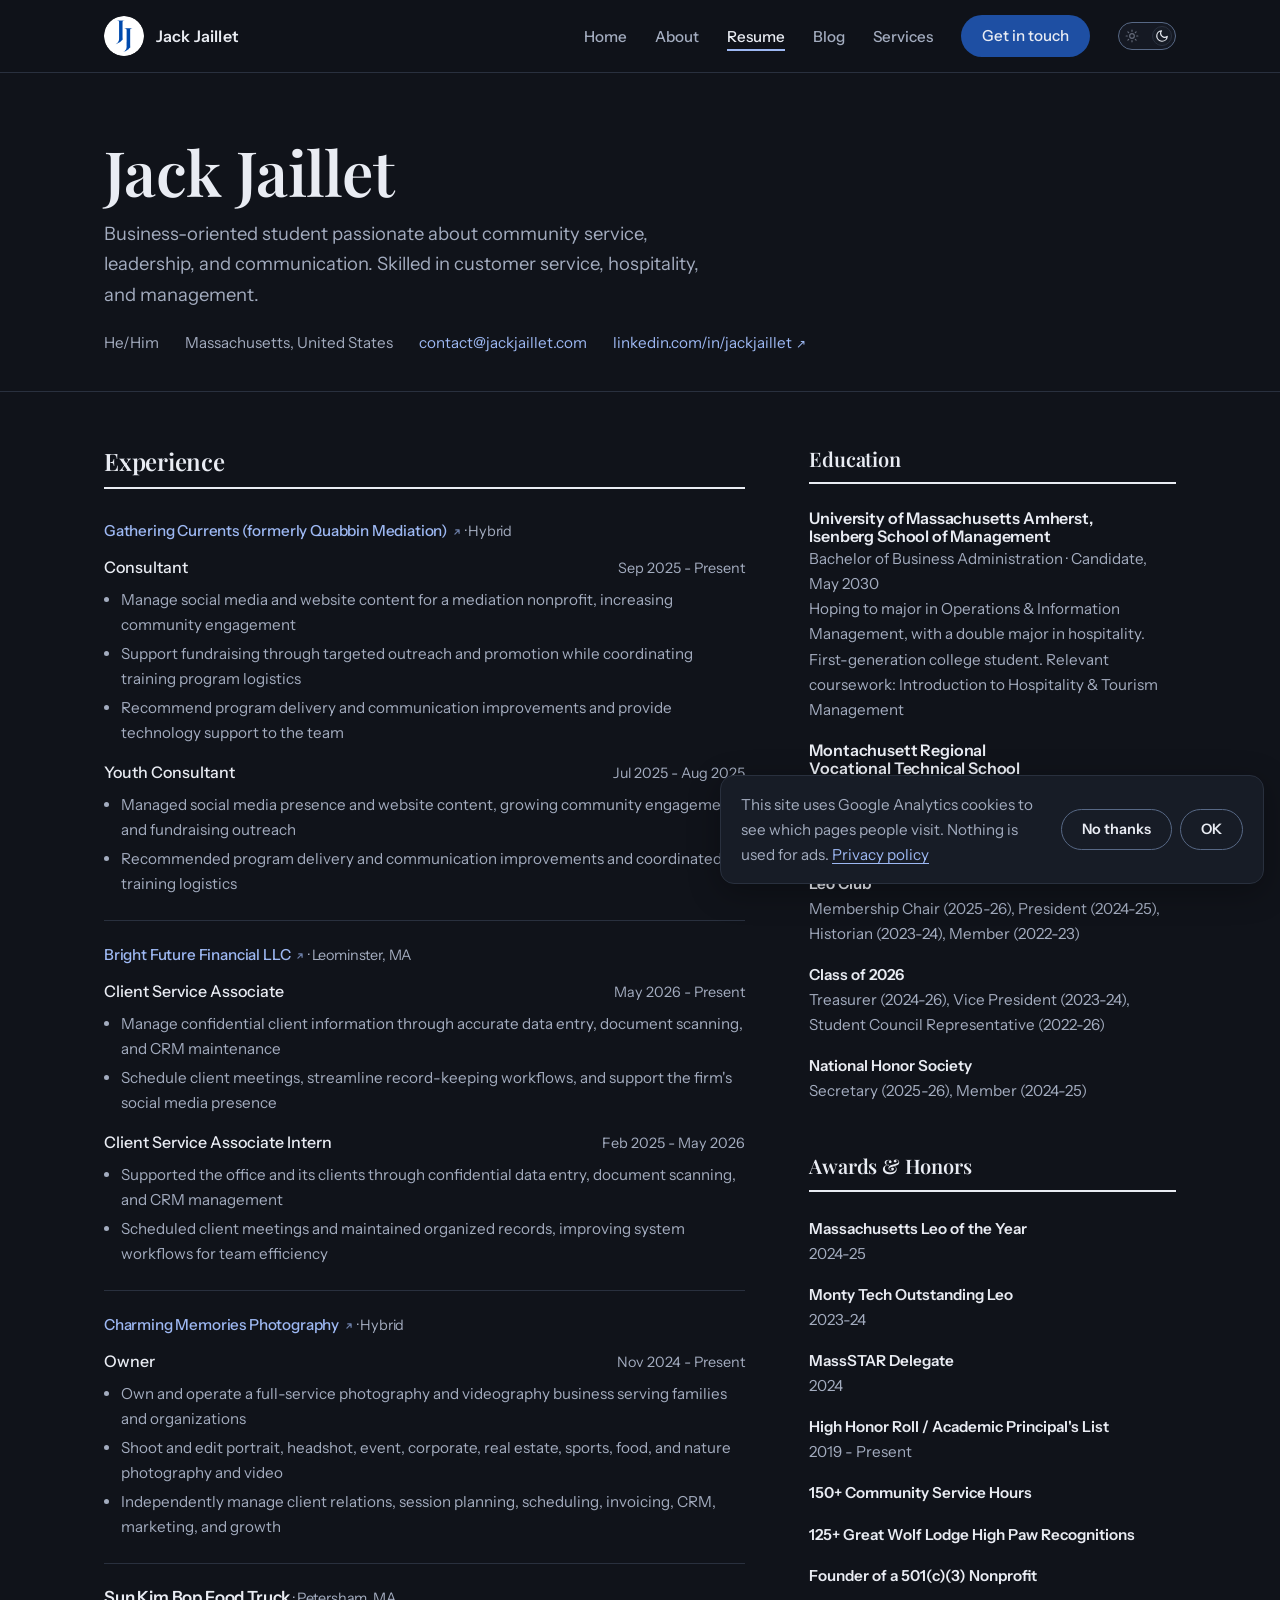
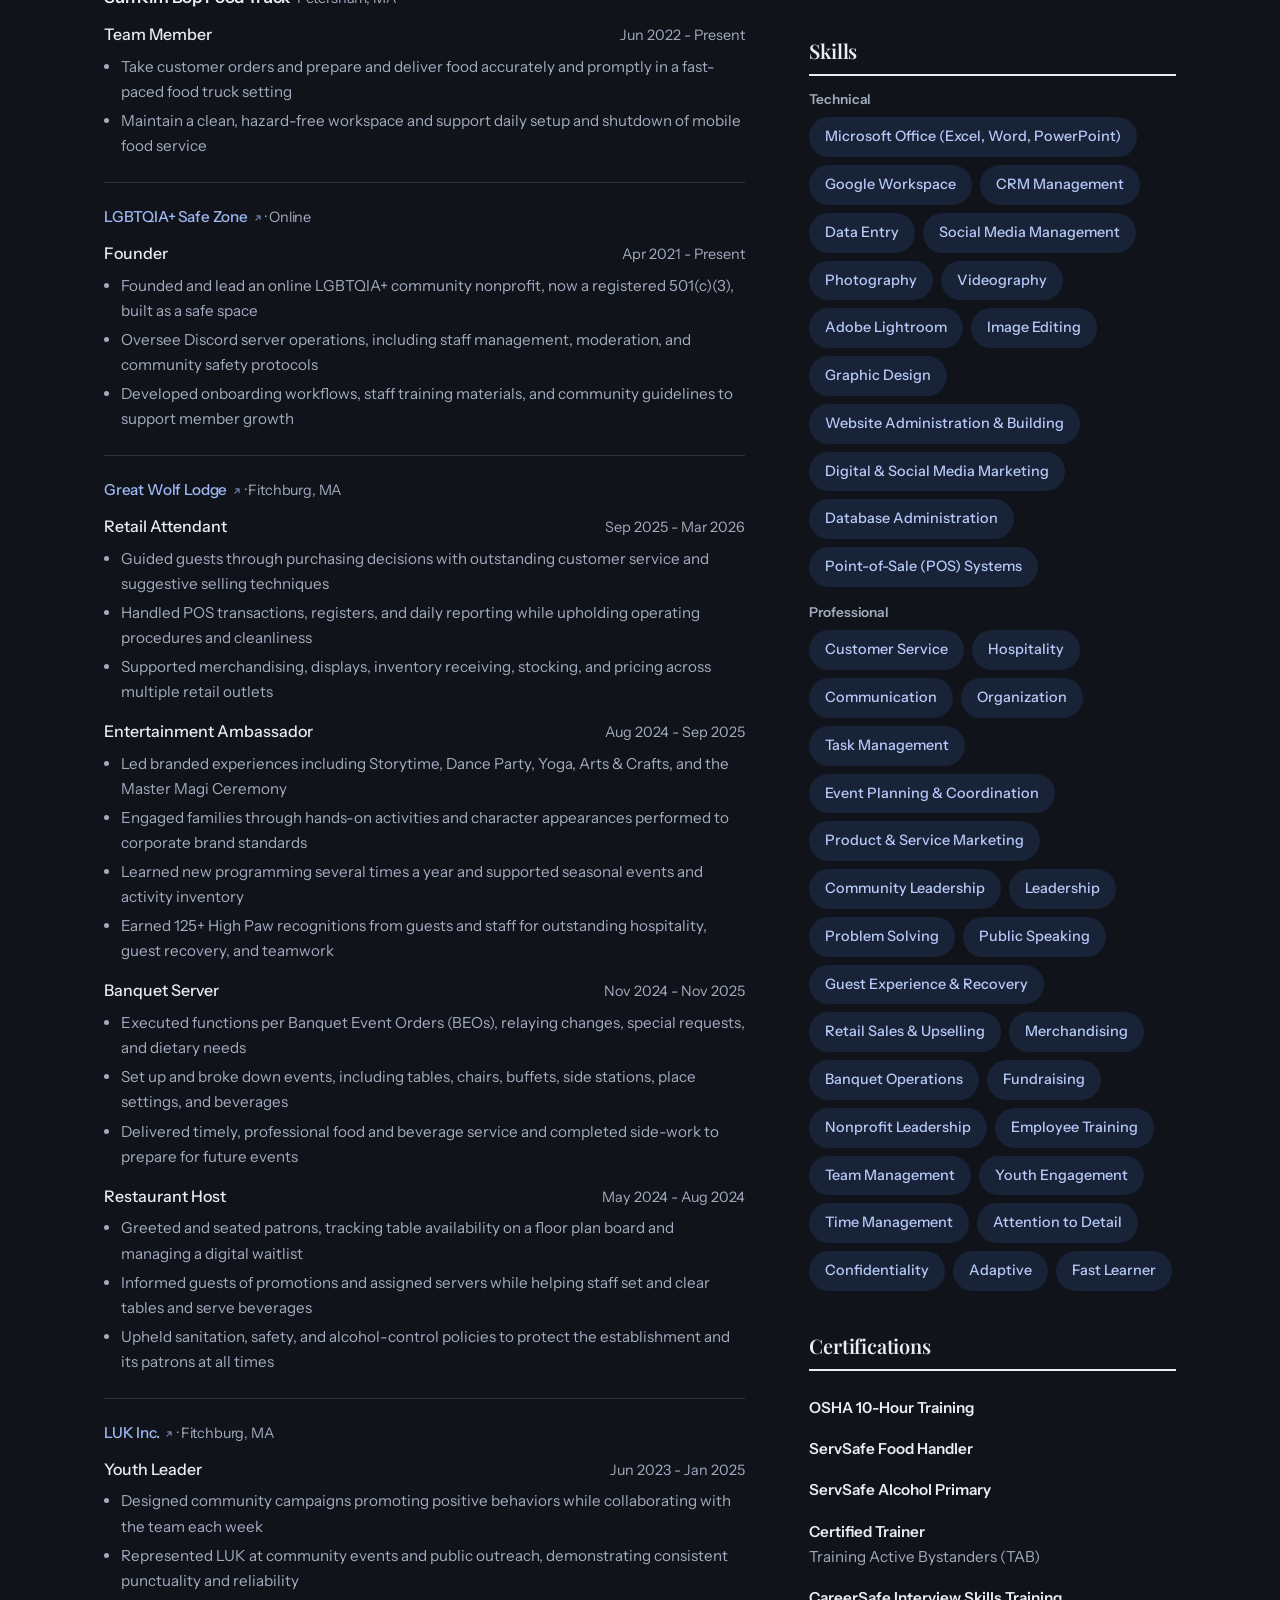
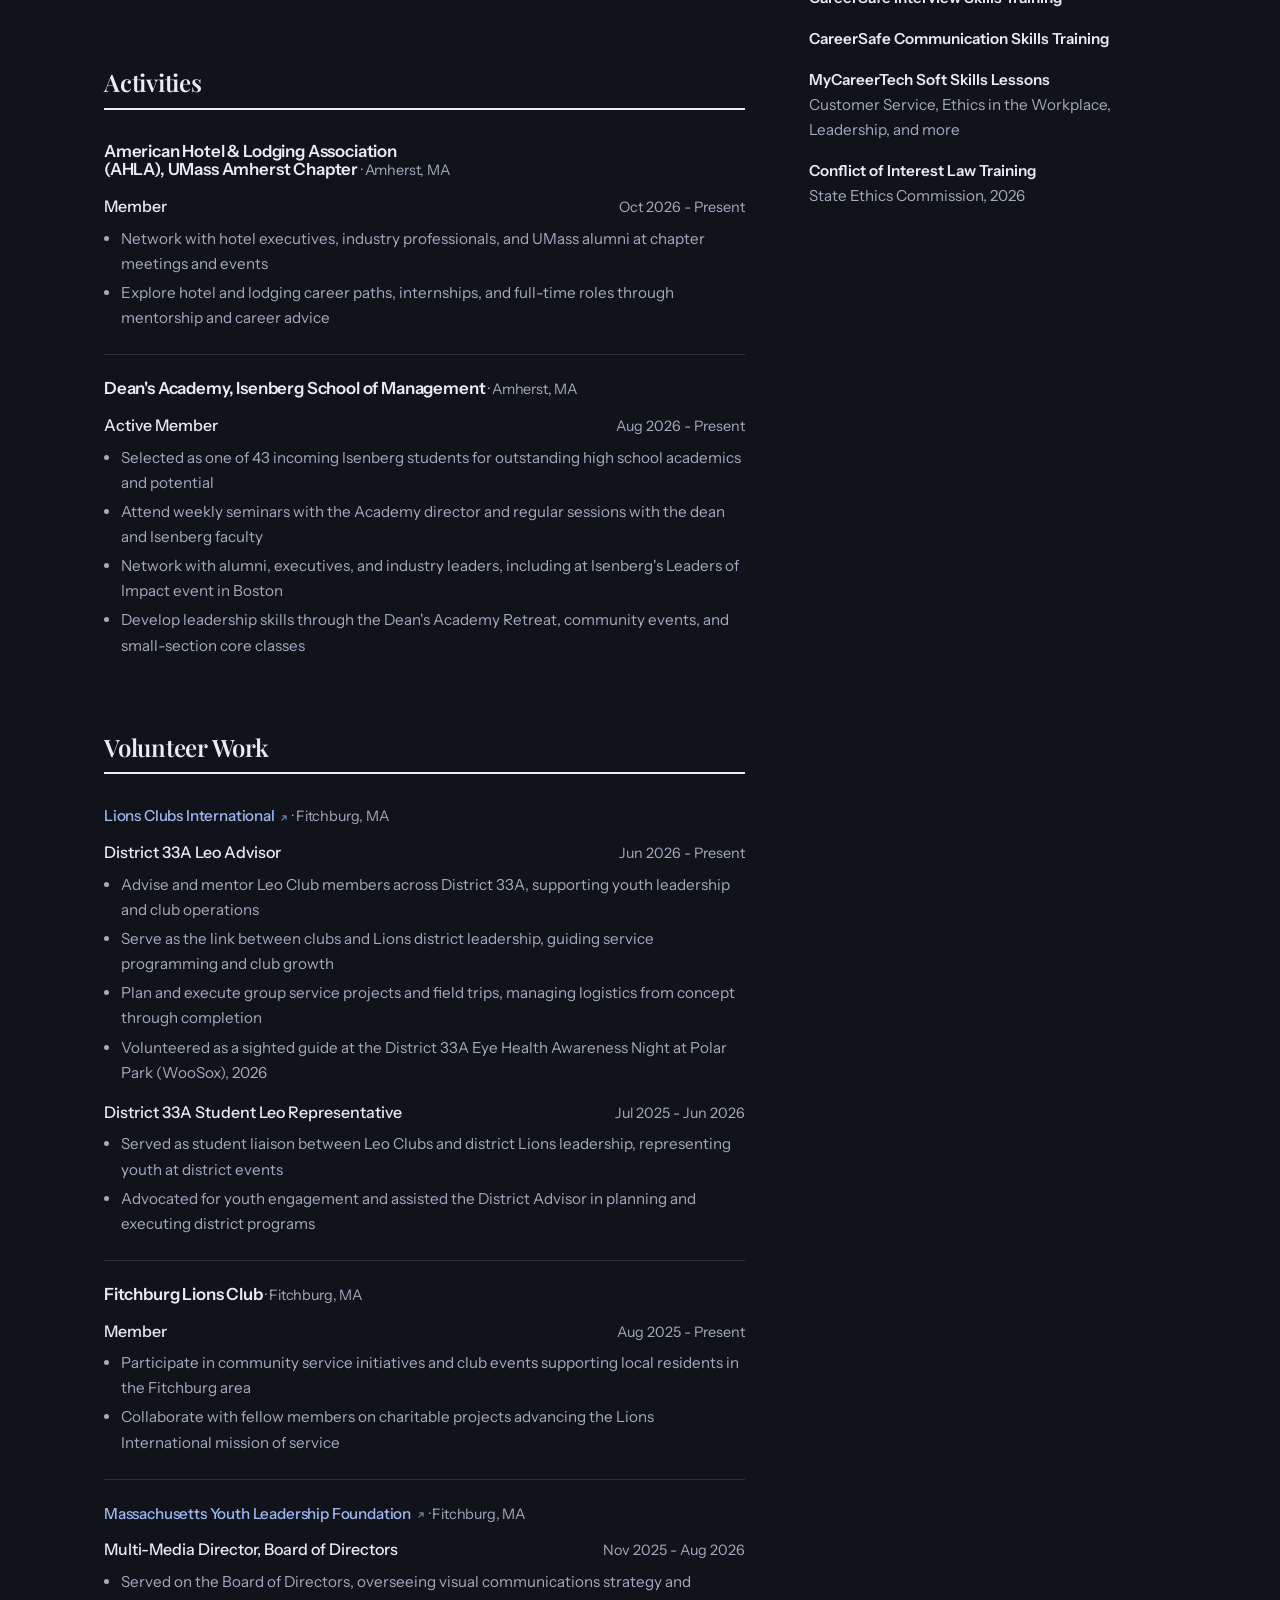
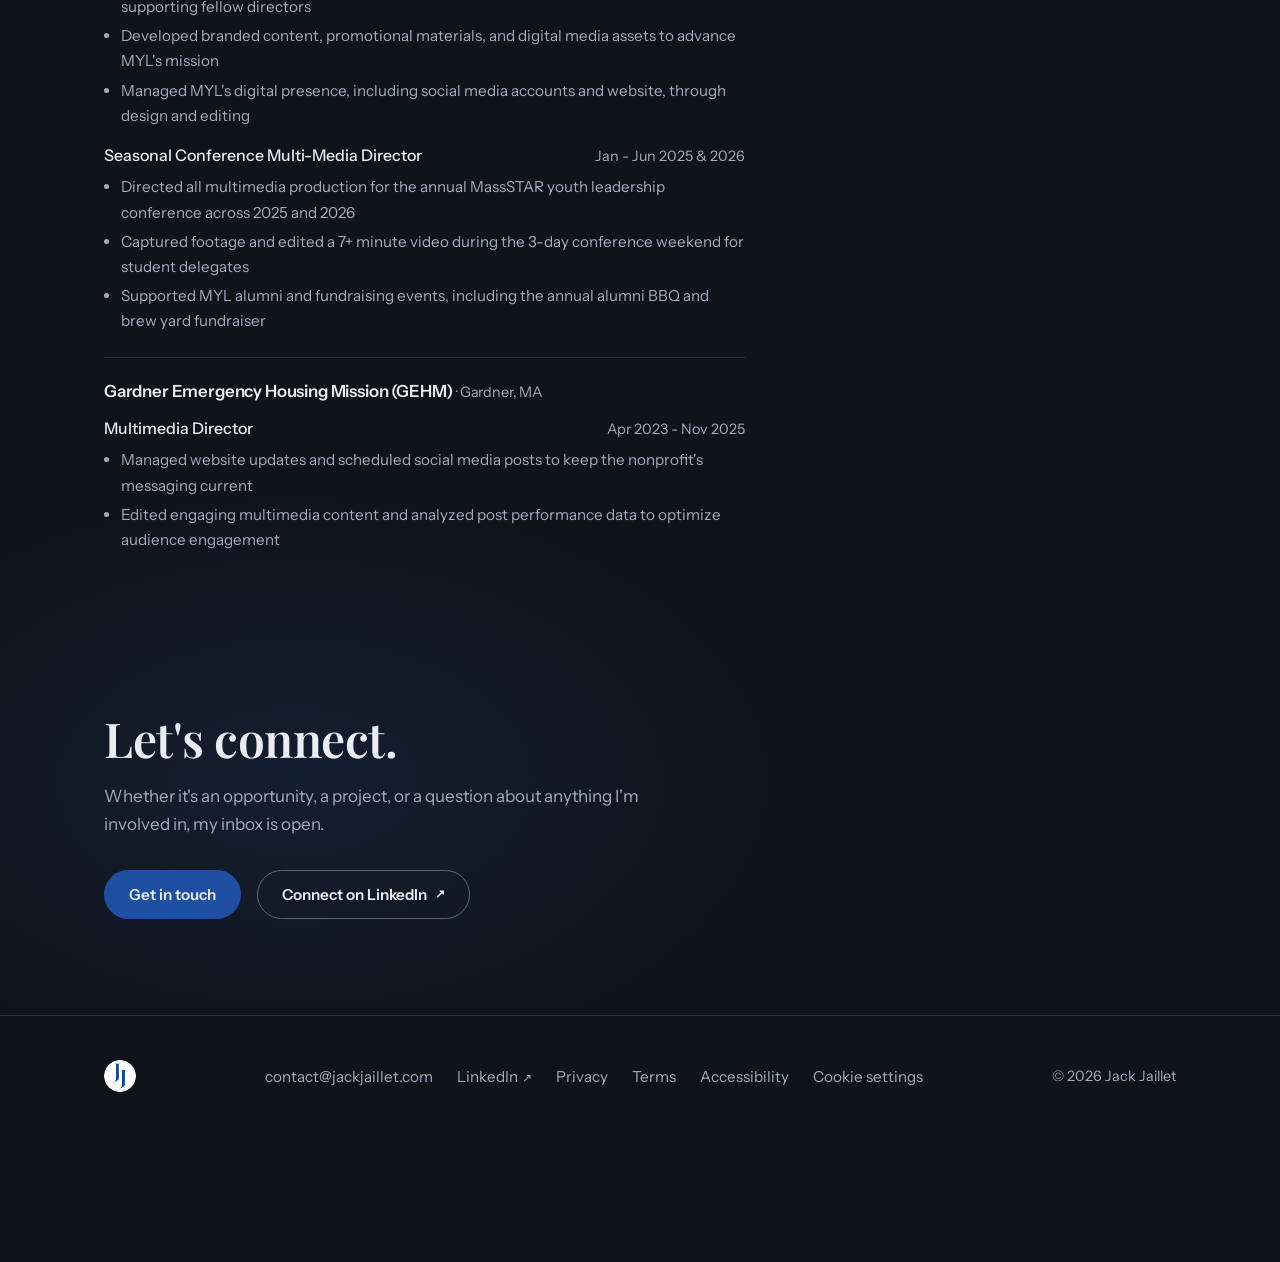
<file: resume.html>
<!DOCTYPE html>
<html lang="en">
<head>
  <meta charset="UTF-8">
  <meta name="viewport" content="width=device-width, initial-scale=1.0">
  <!-- Mobile browser chrome follows the theme. Dark is the site default, so
       that is the static value; the bootstrap below corrects it before first
       paint for visitors who chose light. -->
  <meta name="theme-color" content="#10131a">
  <title>Jack Jaillet Resume | Experience, Leadership &amp; Education</title>
  <meta name="description" content="The full resume of Jack Jaillet: experience, leadership, education, honors, and skills.">
  <link rel="canonical" href="https://jackjaillet.com/resume">
  <meta property="og:type" content="website">
  <meta property="og:site_name" content="Jack Jaillet">
  <meta property="og:title" content="Jack Jaillet Resume | Experience, Leadership & Education">
  <meta property="og:description" content="The full resume of Jack Jaillet: experience, leadership, education, honors, and skills.">
  <meta property="og:url" content="https://jackjaillet.com/resume">
  <meta property="og:image" content="https://jackjaillet.com/assets/og-image.jpg">
  <meta property="og:image:width" content="1200">
  <meta property="og:image:height" content="630">
  <meta property="og:image:alt" content="Jack Jaillet">
  <meta name="twitter:card" content="summary_large_image">
  <meta name="twitter:title" content="Jack Jaillet Resume | Experience, Leadership & Education">
  <meta name="twitter:description" content="The full resume of Jack Jaillet: experience, leadership, education, honors, and skills.">
  <meta name="twitter:image" content="https://jackjaillet.com/assets/og-image.jpg">
  <link rel="icon" type="image/png" href="/assets/favicon.png">
  <link rel="apple-touch-icon" href="/assets/favicon.png">
  <link rel="preload" href="/fonts/instrument-sans-400.woff2" as="font" type="font/woff2" crossorigin>
  <link rel="stylesheet" href="/css/style.css">
  <script type="application/ld+json">
  {
    "@context": "https://schema.org",
    "@type": "ProfilePage",
    "url": "https://jackjaillet.com/resume",
    "name": "Jack Jaillet Resume",
    "mainEntity": { "@id": "https://jackjaillet.com/#jack" }
  }
  </script>
  <script>try{var t=localStorage.getItem("theme");if(t){document.documentElement.dataset.theme=t;var m=document.querySelector('meta[name="theme-color"]');if(m)m.setAttribute("content",t==="light"?"#f7f8fa":"#10131a")}}catch(e){}</script>
  <noscript><style>.reveal{opacity:1 !important;transform:none !important}</style></noscript>
</head>
<body>

  <a class="skip-link" href="#main">Skip to content</a>

  <nav class="site-nav" aria-label="Primary">
    <div class="wrap">
      <a class="brand" href="/">
        <img class="brand-img" src="/assets/favicon.png" alt="" width="40" height="40">
        <span class="brand-name">Jack Jaillet</span>
      </a>
      <button class="nav-toggle" type="button" aria-expanded="false" aria-controls="nav-menu" aria-label="Open navigation menu">Menu</button>
      <ul class="nav-links" id="nav-menu">
        <li><a href="/">Home</a></li>
        <li><a href="/about">About</a></li>
        <li><a href="/resume" aria-current="page">Resume</a></li>
        <li><a href="/blog/">Blog</a></li>
        <li><a href="/services">Services</a></li>
        <li><a class="btn btn-primary btn-small" href="mailto:contact@jackjaillet.com">Get in touch</a></li>
        <li class="theme-item">
          <span class="theme-text" id="theme-text">Dark mode</span>
          <button class="theme-toggle" type="button" role="switch" aria-checked="true" aria-labelledby="theme-text">
            <svg class="icon-sun" aria-hidden="true" focusable="false" width="14" height="14" viewBox="0 0 24 24" fill="none" stroke="currentColor" stroke-width="2" stroke-linecap="round"><circle cx="12" cy="12" r="4"/><path d="M12 2v2M12 20v2M4.93 4.93l1.41 1.41M17.66 17.66l1.41 1.41M2 12h2M20 12h2M4.93 19.07l1.41-1.41M17.66 6.34l1.41-1.41"/></svg>
            <svg class="icon-moon" aria-hidden="true" focusable="false" width="14" height="14" viewBox="0 0 24 24" fill="none" stroke="currentColor" stroke-width="2" stroke-linecap="round" stroke-linejoin="round"><path d="M21 12.79A9 9 0 1 1 11.21 3 7 7 0 0 0 21 12.79z"/></svg>
            <span class="theme-knob" aria-hidden="true"></span>
          </button>
        </li>
      </ul>
    </div>
  </nav>

  <main id="main">

  <div class="resume-head">
    <div class="wrap">
      <h1>Jack Jaillet</h1>
      <p class="lede">Business-oriented student passionate about community service, leadership, and communication. Skilled in customer service, hospitality, and management.</p>
      <div class="resume-contact">
        <span>He/Him</span>
        <span>Massachusetts, United States</span>
        <a href="mailto:contact@jackjaillet.com">contact@jackjaillet.com</a>
        <a href="https://www.linkedin.com/in/jackjaillet/" target="_blank" rel="noopener">linkedin.com/in/jackjaillet<span class="sr-only"> (opens in new tab)</span></a>
      </div>
    </div>
  </div>

  <div class="resume-body">
    <div class="wrap resume-grid">

      <div>
        <section class="resume-section" aria-labelledby="experience-heading">
          <h2 id="experience-heading">Experience</h2>

          <article class="job">
            <h3><span class="job-org"><a href="https://www.gatheringcurrents.org/" target="_blank" rel="noopener">Gathering Currents (formerly Quabbin Mediation)<span class="sr-only"> (opens in new tab)</span><svg class="ext-icon" aria-hidden="true" focusable="false" width="10" height="10" viewBox="0 0 24 24" fill="none" stroke="currentColor" stroke-width="3" stroke-linecap="round" stroke-linejoin="round"><path d="M7 17L17 7M9 7h8v8"/></svg></a></span> <span class="job-loc">&middot; Hybrid</span></h3>
            <div class="role">
              <div class="job-top"><h4>Consultant</h4><time>Sep 2025 - Present</time></div>
              <ul class="points">
                <li>Manage social media and website content for a mediation nonprofit, increasing community engagement</li>
                <li>Support fundraising through targeted outreach and promotion while coordinating training program logistics</li>
                <li>Recommend program delivery and communication improvements and provide technology support to the team</li>
              </ul>
            </div>
            <div class="role">
              <div class="job-top"><h4>Youth Consultant</h4><time>Jul 2025 - Aug 2025</time></div>
              <ul class="points">
                <li>Managed social media presence and website content, growing community engagement and fundraising outreach</li>
                <li>Recommended program delivery and communication improvements and coordinated training logistics</li>
              </ul>
            </div>
          </article>

          <article class="job">
            <h3><span class="job-org"><a href="https://www.brightfuturefinancialllc.com/" target="_blank" rel="noopener">Bright Future Financial LLC<span class="sr-only"> (opens in new tab)</span><svg class="ext-icon" aria-hidden="true" focusable="false" width="10" height="10" viewBox="0 0 24 24" fill="none" stroke="currentColor" stroke-width="3" stroke-linecap="round" stroke-linejoin="round"><path d="M7 17L17 7M9 7h8v8"/></svg></a></span> <span class="job-loc">&middot; Leominster, MA</span></h3>
            <div class="role">
              <div class="job-top"><h4>Client Service Associate</h4><time>May 2026 - Present</time></div>
              <ul class="points">
                <li>Manage confidential client information through accurate data entry, document scanning, and CRM maintenance</li>
                <li>Schedule client meetings, streamline record-keeping workflows, and support the firm&#x27;s social media presence</li>
              </ul>
            </div>
            <div class="role">
              <div class="job-top"><h4>Client Service Associate Intern</h4><time>Feb 2025 - May 2026</time></div>
              <ul class="points">
                <li>Supported the office and its clients through confidential data entry, document scanning, and CRM management</li>
                <li>Scheduled client meetings and maintained organized records, improving system workflows for team efficiency</li>
              </ul>
            </div>
          </article>

          <article class="job">
            <h3><span class="job-org"><a href="https://www.charmingphotography.com/" target="_blank" rel="noopener">Charming Memories Photography<span class="sr-only"> (opens in new tab)</span><svg class="ext-icon" aria-hidden="true" focusable="false" width="10" height="10" viewBox="0 0 24 24" fill="none" stroke="currentColor" stroke-width="3" stroke-linecap="round" stroke-linejoin="round"><path d="M7 17L17 7M9 7h8v8"/></svg></a></span> <span class="job-loc">&middot; Hybrid</span></h3>
            <div class="role">
              <div class="job-top"><h4>Owner</h4><time>Nov 2024 - Present</time></div>
              <ul class="points">
                <li>Own and operate a full-service photography and videography business serving families and organizations</li>
                <li>Shoot and edit portrait, headshot, event, corporate, real estate, sports, food, and nature photography and video</li>
                <li>Independently manage client relations, session planning, scheduling, invoicing, CRM, marketing, and growth</li>
              </ul>
            </div>
          </article>

          <article class="job">
            <h3>Sun Kim Bop Food Truck <span class="job-loc">&middot; Petersham, MA</span></h3>
            <div class="role">
              <div class="job-top"><h4>Team Member</h4><time>Jun 2022 - Present</time></div>
              <ul class="points">
                <li>Take customer orders and prepare and deliver food accurately and promptly in a fast-paced food truck setting</li>
                <li>Maintain a clean, hazard-free workspace and support daily setup and shutdown of mobile food service</li>
              </ul>
            </div>
          </article>

          <article class="job">
            <h3><span class="job-org"><a href="https://www.lgbtqiasafezone.org/" target="_blank" rel="noopener">LGBTQIA+ Safe Zone<span class="sr-only"> (opens in new tab)</span><svg class="ext-icon" aria-hidden="true" focusable="false" width="10" height="10" viewBox="0 0 24 24" fill="none" stroke="currentColor" stroke-width="3" stroke-linecap="round" stroke-linejoin="round"><path d="M7 17L17 7M9 7h8v8"/></svg></a></span> <span class="job-loc">&middot; Online</span></h3>
            <div class="role">
              <div class="job-top"><h4>Founder</h4><time>Apr 2021 - Present</time></div>
              <ul class="points">
                <li>Founded and lead an online LGBTQIA+ community nonprofit, now a registered 501(c)(3), built as a safe space</li>
                <li>Oversee Discord server operations, including staff management, moderation, and community safety protocols</li>
                <li>Developed onboarding workflows, staff training materials, and community guidelines to support member growth</li>
              </ul>
            </div>
          </article>

          <article class="job">
            <h3><span class="job-org"><a href="https://www.greatwolf.com/new-england" target="_blank" rel="noopener">Great Wolf Lodge<span class="sr-only"> (opens in new tab)</span><svg class="ext-icon" aria-hidden="true" focusable="false" width="10" height="10" viewBox="0 0 24 24" fill="none" stroke="currentColor" stroke-width="3" stroke-linecap="round" stroke-linejoin="round"><path d="M7 17L17 7M9 7h8v8"/></svg></a></span> <span class="job-loc">&middot; Fitchburg, MA</span></h3>
            <div class="role">
              <div class="job-top"><h4>Retail Attendant</h4><time>Sep 2025 - Mar 2026</time></div>
              <ul class="points">
                <li>Guided guests through purchasing decisions with outstanding customer service and suggestive selling techniques</li>
                <li>Handled POS transactions, registers, and daily reporting while upholding operating procedures and cleanliness</li>
                <li>Supported merchandising, displays, inventory receiving, stocking, and pricing across multiple retail outlets</li>
              </ul>
            </div>
            <div class="role">
              <div class="job-top"><h4>Entertainment Ambassador</h4><time>Aug 2024 - Sep 2025</time></div>
              <ul class="points">
                <li>Led branded experiences including Storytime, Dance Party, Yoga, Arts &amp; Crafts, and the Master Magi Ceremony</li>
                <li>Engaged families through hands-on activities and character appearances performed to corporate brand standards</li>
                <li>Learned new programming several times a year and supported seasonal events and activity inventory</li>
                <li>Earned 125+ High Paw recognitions from guests and staff for outstanding hospitality, guest recovery, and teamwork</li>
              </ul>
            </div>
            <div class="role">
              <div class="job-top"><h4>Banquet Server</h4><time>Nov 2024 - Nov 2025</time></div>
              <ul class="points">
                <li>Executed functions per Banquet Event Orders (BEOs), relaying changes, special requests, and dietary needs</li>
                <li>Set up and broke down events, including tables, chairs, buffets, side stations, place settings, and beverages</li>
                <li>Delivered timely, professional food and beverage service and completed side-work to prepare for future events</li>
              </ul>
            </div>
            <div class="role">
              <div class="job-top"><h4>Restaurant Host</h4><time>May 2024 - Aug 2024</time></div>
              <ul class="points">
                <li>Greeted and seated patrons, tracking table availability on a floor plan board and managing a digital waitlist</li>
                <li>Informed guests of promotions and assigned servers while helping staff set and clear tables and serve beverages</li>
                <li>Upheld sanitation, safety, and alcohol-control policies to protect the establishment and its patrons at all times</li>
              </ul>
            </div>
          </article>

          <article class="job">
            <h3><span class="job-org"><a href="https://www.luk.org/" target="_blank" rel="noopener">LUK Inc.<span class="sr-only"> (opens in new tab)</span><svg class="ext-icon" aria-hidden="true" focusable="false" width="10" height="10" viewBox="0 0 24 24" fill="none" stroke="currentColor" stroke-width="3" stroke-linecap="round" stroke-linejoin="round"><path d="M7 17L17 7M9 7h8v8"/></svg></a></span> <span class="job-loc">&middot; Fitchburg, MA</span></h3>
            <div class="role">
              <div class="job-top"><h4>Youth Leader</h4><time>Jun 2023 - Jan 2025</time></div>
              <ul class="points">
                <li>Designed community campaigns promoting positive behaviors while collaborating with the team each week</li>
                <li>Represented LUK at community events and public outreach, demonstrating consistent punctuality and reliability</li>
              </ul>
            </div>
          </article>
        </section>

        <section class="resume-section" aria-labelledby="activities-heading">
          <h2 id="activities-heading">Activities</h2>

          <article class="job">
            <h3>American Hotel &amp; Lodging Association (AHLA), UMass Amherst Chapter <span class="job-loc">&middot; Amherst, MA</span></h3>
            <div class="role">
              <div class="job-top"><h4>Member</h4><time>Oct 2026 - Present</time></div>
              <ul class="points">
                <li>Network with hotel executives, industry professionals, and UMass alumni at chapter meetings and events</li>
                <li>Explore hotel and lodging career paths, internships, and full-time roles through mentorship and career advice</li>
              </ul>
            </div>
          </article>

          <article class="job">
            <h3>Dean&#x27;s Academy, Isenberg School of Management <span class="job-loc">&middot; Amherst, MA</span></h3>
            <div class="role">
              <div class="job-top"><h4>Active Member</h4><time>Aug 2026 - Present</time></div>
              <ul class="points">
                <li>Selected as one of 43 incoming Isenberg students for outstanding high school academics and potential</li>
                <li>Attend weekly seminars with the Academy director and regular sessions with the dean and Isenberg faculty</li>
                <li>Network with alumni, executives, and industry leaders, including at Isenberg&#x27;s Leaders of Impact event in Boston</li>
                <li>Develop leadership skills through the Dean&#x27;s Academy Retreat, community events, and small-section core classes</li>
              </ul>
            </div>
          </article>
        </section>

        <section class="resume-section" aria-labelledby="volunteer-heading">
          <h2 id="volunteer-heading">Volunteer Work</h2>

          <article class="job">
            <h3><span class="job-org"><a href="https://www.lionsclubs.org/en" target="_blank" rel="noopener">Lions Clubs International<span class="sr-only"> (opens in new tab)</span><svg class="ext-icon" aria-hidden="true" focusable="false" width="10" height="10" viewBox="0 0 24 24" fill="none" stroke="currentColor" stroke-width="3" stroke-linecap="round" stroke-linejoin="round"><path d="M7 17L17 7M9 7h8v8"/></svg></a></span> <span class="job-loc">&middot; Fitchburg, MA</span></h3>
            <div class="role">
              <div class="job-top"><h4>District 33A Leo Advisor</h4><time>Jun 2026 - Present</time></div>
              <ul class="points">
                <li>Advise and mentor Leo Club members across District 33A, supporting youth leadership and club operations</li>
                <li>Serve as the link between clubs and Lions district leadership, guiding service programming and club growth</li>
                <li>Plan and execute group service projects and field trips, managing logistics from concept through completion</li>
                <li>Volunteered as a sighted guide at the District 33A Eye Health Awareness Night at Polar Park (WooSox), 2026</li>
              </ul>
            </div>
            <div class="role">
              <div class="job-top"><h4>District 33A Student Leo Representative</h4><time>Jul 2025 - Jun 2026</time></div>
              <ul class="points">
                <li>Served as student liaison between Leo Clubs and district Lions leadership, representing youth at district events</li>
                <li>Advocated for youth engagement and assisted the District Advisor in planning and executing district programs</li>
              </ul>
            </div>
          </article>

          <article class="job">
            <h3>Fitchburg Lions Club <span class="job-loc">&middot; Fitchburg, MA</span></h3>
            <div class="role">
              <div class="job-top"><h4>Member</h4><time>Aug 2025 - Present</time></div>
              <ul class="points">
                <li>Participate in community service initiatives and club events supporting local residents in the Fitchburg area</li>
                <li>Collaborate with fellow members on charitable projects advancing the Lions International mission of service</li>
              </ul>
            </div>
          </article>

          <article class="job">
            <h3><span class="job-org"><a href="https://www.massyouthleadership.org/" target="_blank" rel="noopener">Massachusetts Youth Leadership Foundation<span class="sr-only"> (opens in new tab)</span><svg class="ext-icon" aria-hidden="true" focusable="false" width="10" height="10" viewBox="0 0 24 24" fill="none" stroke="currentColor" stroke-width="3" stroke-linecap="round" stroke-linejoin="round"><path d="M7 17L17 7M9 7h8v8"/></svg></a></span> <span class="job-loc">&middot; Fitchburg, MA</span></h3>
            <div class="role">
              <div class="job-top"><h4>Multi-Media Director, Board of Directors</h4><time>Nov 2025 - Aug 2026</time></div>
              <ul class="points">
                <li>Served on the Board of Directors, overseeing visual communications strategy and supporting fellow directors</li>
                <li>Developed branded content, promotional materials, and digital media assets to advance MYL&#x27;s mission</li>
                <li>Managed MYL&#x27;s digital presence, including social media accounts and website, through design and editing</li>
              </ul>
            </div>
            <div class="role">
              <div class="job-top"><h4>Seasonal Conference Multi-Media Director</h4><time>Jan - Jun 2025 &amp; 2026</time></div>
              <ul class="points">
                <li>Directed all multimedia production for the annual MassSTAR youth leadership conference across 2025 and 2026</li>
                <li>Captured footage and edited a 7+ minute video during the 3-day conference weekend for student delegates</li>
                <li>Supported MYL alumni and fundraising events, including the annual alumni BBQ and brew yard fundraiser</li>
              </ul>
            </div>
          </article>

          <article class="job">
            <h3>Gardner Emergency Housing Mission (GEHM) <span class="job-loc">&middot; Gardner, MA</span></h3>
            <div class="role">
              <div class="job-top"><h4>Multimedia Director</h4><time>Apr 2023 - Nov 2025</time></div>
              <ul class="points">
                <li>Managed website updates and scheduled social media posts to keep the nonprofit&#x27;s messaging current</li>
                <li>Edited engaging multimedia content and analyzed post performance data to optimize audience engagement</li>
              </ul>
            </div>
          </article>
        </section>
      </div>

      <aside>
        <section class="aside-block" aria-labelledby="education-heading">
          <h2 id="education-heading">Education</h2>
          <div class="edu">
            <h3>University of Massachusetts Amherst, Isenberg School of Management</h3>
            <p>Bachelor of Business Administration &middot; Candidate, May 2030</p>
            <p>Hoping to major in Operations &amp; Information Management, with a double major in hospitality.</p>
            <p>First-generation college student. Relevant coursework: Introduction to Hospitality &amp; Tourism Management</p>
          </div>
          <div class="edu">
            <h3>Montachusett Regional Vocational Technical School</h3>
            <p>Business Technology &middot; Aug 2022 - May 2026 &middot; Fitchburg, MA</p>
            <p>GPA 3.99/4.00 &middot; Class rank 42 of 353</p>
          </div>
          <ul class="plain-list">
            <li><b>Leo Club</b> Membership Chair (2025-26), President (2024-25), Historian (2023-24), Member (2022-23)</li>
            <li><b>Class of 2026</b> Treasurer (2024-26), Vice President (2023-24), Student Council Representative (2022-26)</li>
            <li><b>National Honor Society</b> Secretary (2025-26), Member (2024-25)</li>
          </ul>
        </section>

        <section class="aside-block" aria-labelledby="honors-heading">
          <h2 id="honors-heading">Awards &amp; Honors</h2>
          <ul class="plain-list">
            <li><b>Massachusetts Leo of the Year</b> 2024-25</li>
            <li><b>Monty Tech Outstanding Leo</b> 2023-24</li>
            <li><b>MassSTAR Delegate</b> 2024</li>
            <li><b>High Honor Roll / Academic Principal&#x27;s List</b> 2019 - Present</li>
            <li><b>150+ Community Service Hours</b></li>
            <li><b>125+ Great Wolf Lodge High Paw Recognitions</b></li>
            <li><b>Founder of a 501(c)(3) Nonprofit</b></li>
          </ul>
        </section>

        <section class="aside-block" aria-labelledby="skills-heading">
          <h2 id="skills-heading">Skills</h2>
          <h3 class="skill-group">Technical</h3>
          <div class="skill-chips">
            <span>Microsoft Office (Excel, Word, PowerPoint)</span>
            <span>Google Workspace</span>
            <span>CRM Management</span>
            <span>Data Entry</span>
            <span>Social Media Management</span>
            <span>Photography</span>
            <span>Videography</span>
            <span>Adobe Lightroom</span>
            <span>Image Editing</span>
            <span>Graphic Design</span>
            <span>Website Administration &amp; Building</span>
            <span>Digital &amp; Social Media Marketing</span>
            <span>Database Administration</span>
            <span>Point-of-Sale (POS) Systems</span>
          </div>
          <h3 class="skill-group">Professional</h3>
          <div class="skill-chips">
            <span>Customer Service</span>
            <span>Hospitality</span>
            <span>Communication</span>
            <span>Organization</span>
            <span>Task Management</span>
            <span>Event Planning &amp; Coordination</span>
            <span>Product &amp; Service Marketing</span>
            <span>Community Leadership</span>
            <span>Leadership</span>
            <span>Problem Solving</span>
            <span>Public Speaking</span>
            <span>Guest Experience &amp; Recovery</span>
            <span>Retail Sales &amp; Upselling</span>
            <span>Merchandising</span>
            <span>Banquet Operations</span>
            <span>Fundraising</span>
            <span>Nonprofit Leadership</span>
            <span>Employee Training</span>
            <span>Team Management</span>
            <span>Youth Engagement</span>
            <span>Time Management</span>
            <span>Attention to Detail</span>
            <span>Confidentiality</span>
            <span>Adaptive</span>
            <span>Fast Learner</span>
          </div>
        </section>

        <section class="aside-block" aria-labelledby="certifications-heading">
          <h2 id="certifications-heading">Certifications</h2>
          <ul class="plain-list">
            <li><b>OSHA 10-Hour Training</b></li>
            <li><b>ServSafe Food Handler</b></li>
            <li><b>ServSafe Alcohol Primary</b></li>
            <li><b>Certified Trainer</b> Training Active Bystanders (TAB)</li>
            <li><b>CareerSafe Interview Skills Training</b></li>
            <li><b>CareerSafe Communication Skills Training</b></li>
            <li><b>MyCareerTech Soft Skills Lessons</b> Customer Service, Ethics in the Workplace, Leadership, and more</li>
            <li><b>Conflict of Interest Law Training</b> State Ethics Commission, 2026</li>
          </ul>
        </section>
      </aside>

    </div>
  </div>

  <section class="contact-band" id="contact" aria-labelledby="contact-heading">
    <div class="wrap reveal">
      <h2 id="contact-heading">Let's connect.</h2>
      <p>Whether it's an opportunity, a project, or a question about anything I'm involved in, my inbox is open.</p>
      <div class="contact-actions">
        <a class="btn btn-primary" href="mailto:contact@jackjaillet.com">Get in touch</a>
        <a class="btn btn-ghost" href="https://www.linkedin.com/in/jackjaillet/" target="_blank" rel="noopener">Connect on LinkedIn<span class="sr-only"> (opens in new tab)</span></a>
      </div>
    </div>
  </section>

  </main>

  <footer class="site-footer">
    <div class="wrap">
      <a class="brand" href="/" aria-label="Jack Jaillet, back to home">
        <img class="brand-img" src="/assets/favicon.png" alt="" width="32" height="32" loading="lazy" decoding="async">
      </a>
      <nav aria-label="Footer">
      <ul class="footer-links">
        <li><a href="mailto:contact@jackjaillet.com">contact@jackjaillet.com</a></li>
        <li><a href="https://www.linkedin.com/in/jackjaillet/" target="_blank" rel="noopener">LinkedIn<span class="sr-only"> (opens in new tab)</span></a></li>
        <li><a href="/privacy">Privacy</a></li>
        <li><a href="/terms">Terms</a></li>
        <li><a href="/accessibility">Accessibility</a></li>
        <li hidden data-cookie-settings><button type="button">Cookie settings</button></li>
      </ul>
      </nav>
      <small>&copy; <span id="year">2026</span> Jack Jaillet</small>
    </div>
  </footer>

  <script src="/js/main.js"></script>
  <script src="/js/footer.js"></script>
</body>
</html>
</file>
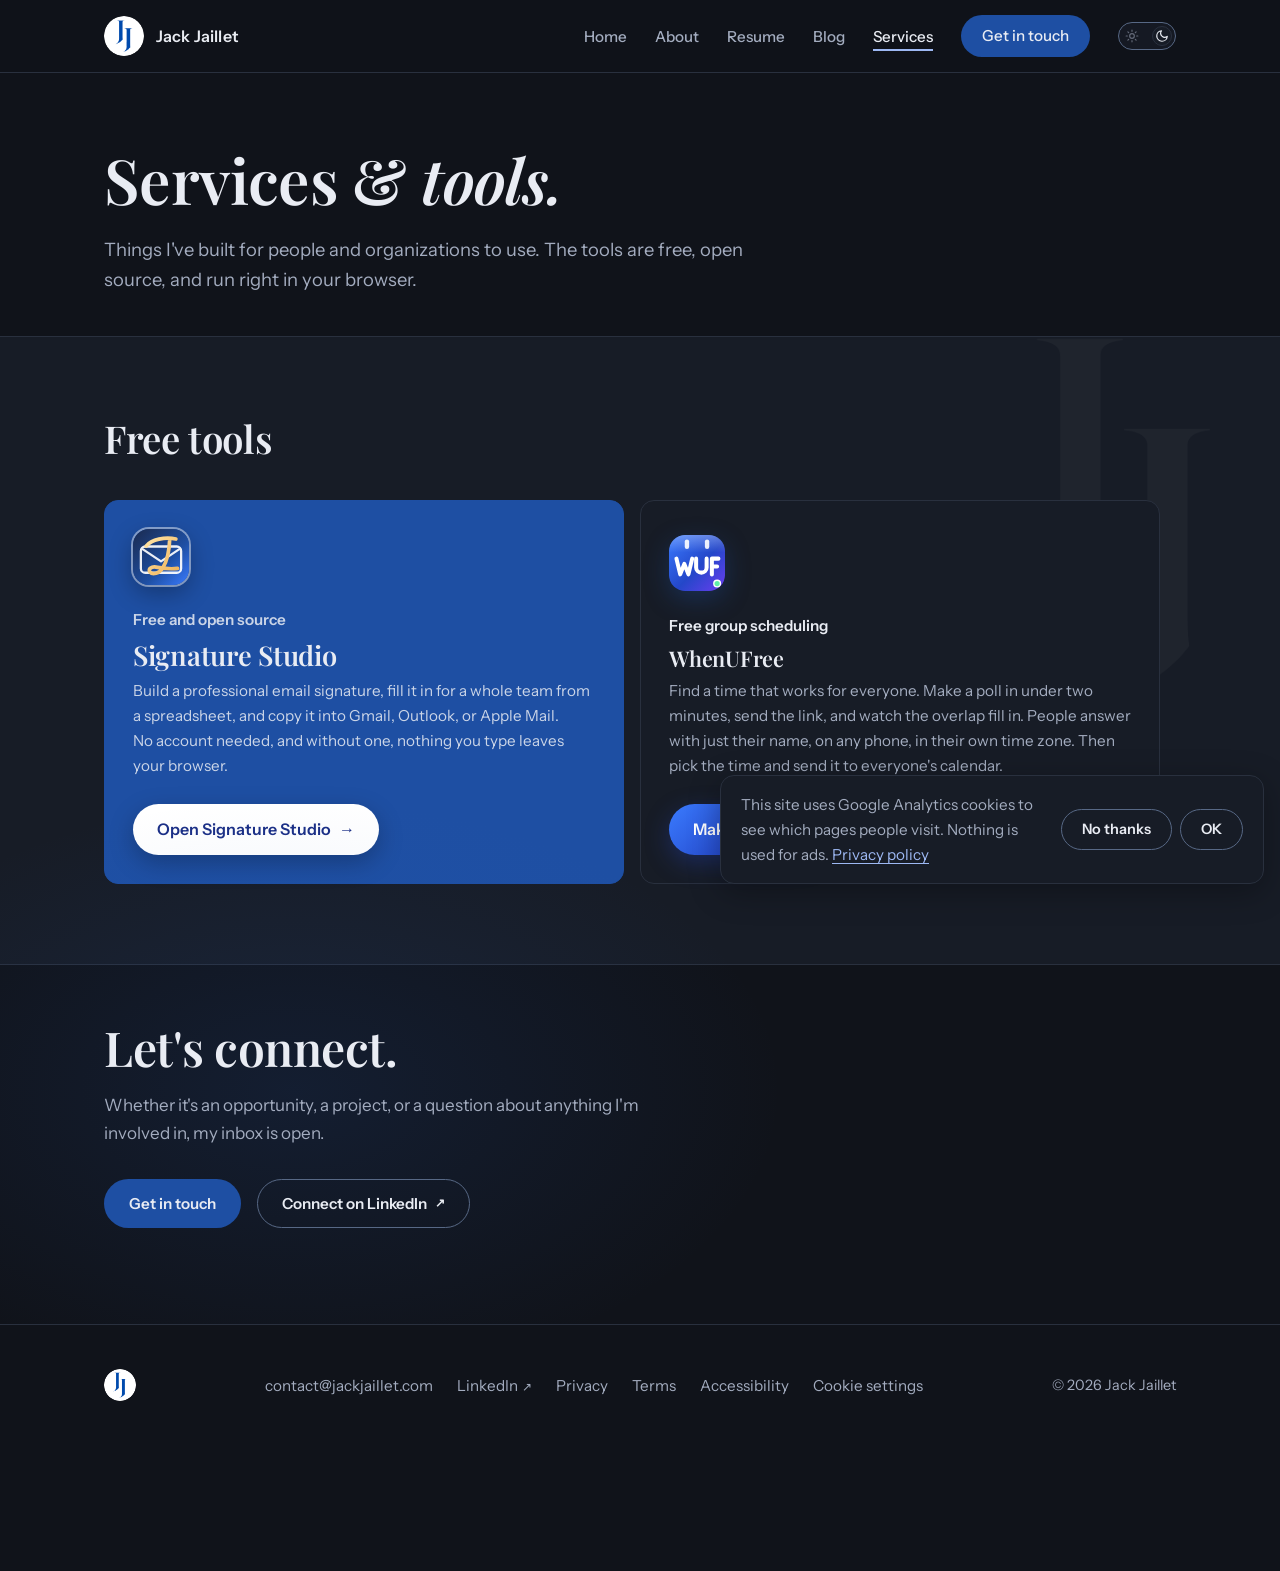
<file: services.html>
<!DOCTYPE html>
<html lang="en">
<head>
  <meta charset="UTF-8">
  <meta name="viewport" content="width=device-width, initial-scale=1.0">
  <!-- Mobile browser chrome follows the theme. Dark is the site default, so
       that is the static value; the bootstrap below corrects it before first
       paint for visitors who chose light. -->
  <meta name="theme-color" content="#10131a">
  <title>Services &amp; Tools | Jack Jaillet</title>
  <meta name="description" content="Free, open-source tools by Jack Jaillet: WhenUFree, a group scheduling poll, and Signature Studio, an email signature builder for people and teams.">
  <link rel="canonical" href="https://jackjaillet.com/services">
  <meta property="og:type" content="website">
  <meta property="og:site_name" content="Jack Jaillet">
  <meta property="og:title" content="Services & Tools | Jack Jaillet">
  <meta property="og:description" content="Free, open-source tools by Jack Jaillet: WhenUFree, a group scheduling poll, and Signature Studio, an email signature builder for people and teams.">
  <meta property="og:url" content="https://jackjaillet.com/services">
  <meta property="og:image" content="https://jackjaillet.com/assets/og-image.jpg">
  <meta property="og:image:width" content="1200">
  <meta property="og:image:height" content="630">
  <meta property="og:image:alt" content="Jack Jaillet">
  <meta name="twitter:card" content="summary_large_image">
  <meta name="twitter:title" content="Services & Tools | Jack Jaillet">
  <meta name="twitter:description" content="Free, open-source tools by Jack Jaillet: WhenUFree, a group scheduling poll, and Signature Studio, an email signature builder for people and teams.">
  <meta name="twitter:image" content="https://jackjaillet.com/assets/og-image.jpg">
  <link rel="icon" type="image/png" href="/assets/favicon.png">
  <link rel="apple-touch-icon" href="/assets/favicon.png">
  <link rel="preload" href="/fonts/instrument-sans-400.woff2" as="font" type="font/woff2" crossorigin>
  <link rel="stylesheet" href="/css/style.css">
  <script>try{var t=localStorage.getItem("theme");if(t){document.documentElement.dataset.theme=t;var m=document.querySelector('meta[name="theme-color"]');if(m)m.setAttribute("content",t==="light"?"#f7f8fa":"#10131a")}}catch(e){}</script>
  <noscript><style>.reveal{opacity:1 !important;transform:none !important}</style></noscript>
</head>
<body>

  <a class="skip-link" href="#main">Skip to content</a>

  <nav class="site-nav" aria-label="Primary">
    <div class="wrap">
      <a class="brand" href="/">
        <img class="brand-img" src="/assets/favicon.png" alt="" width="40" height="40">
        <span class="brand-name">Jack Jaillet</span>
      </a>
      <button class="nav-toggle" type="button" aria-expanded="false" aria-controls="nav-menu" aria-label="Open navigation menu">Menu</button>
      <ul class="nav-links" id="nav-menu">
        <li><a href="/">Home</a></li>
        <li><a href="/about">About</a></li>
        <li><a href="/resume">Resume</a></li>
        <li><a href="/blog/">Blog</a></li>
        <li><a href="/services" aria-current="page">Services</a></li>
        <li><a class="btn btn-primary btn-small" href="mailto:contact@jackjaillet.com">Get in touch</a></li>
        <li class="theme-item">
          <span class="theme-text" id="theme-text">Dark mode</span>
          <button class="theme-toggle" type="button" role="switch" aria-checked="true" aria-labelledby="theme-text">
            <svg class="icon-sun" aria-hidden="true" focusable="false" width="14" height="14" viewBox="0 0 24 24" fill="none" stroke="currentColor" stroke-width="2" stroke-linecap="round"><circle cx="12" cy="12" r="4"/><path d="M12 2v2M12 20v2M4.93 4.93l1.41 1.41M17.66 17.66l1.41 1.41M2 12h2M20 12h2M4.93 19.07l1.41-1.41M17.66 6.34l1.41-1.41"/></svg>
            <svg class="icon-moon" aria-hidden="true" focusable="false" width="14" height="14" viewBox="0 0 24 24" fill="none" stroke="currentColor" stroke-width="2" stroke-linecap="round" stroke-linejoin="round"><path d="M21 12.79A9 9 0 1 1 11.21 3 7 7 0 0 0 21 12.79z"/></svg>
            <span class="theme-knob" aria-hidden="true"></span>
          </button>
        </li>
      </ul>
    </div>
  </nav>

  <main id="main">

  <div class="about-head">
    <div class="wrap">
      <h1>Services &amp; <em>tools.</em></h1>
      <p class="lede services-lede">Things I've built for people and organizations to use. The tools are free, open source, and run right in your browser.</p>
    </div>
  </div>

  <section class="section section-alt" aria-labelledby="tools-heading">
    <div class="wrap">
      <div class="section-head reveal">
        <h2 id="tools-heading">Free tools</h2>
      </div>
      <ul class="services-grid card-list">
        <li class="hl hl-lead reveal">
          <img class="tool-logo" src="/signatures/assets/logo.svg" alt="" width="56" height="56" loading="lazy" decoding="async">
          <span class="hl-org">Free and open source</span>
          <h3 id="svc-signatures">Signature Studio</h3>
          <p>Build a professional email signature, fill it in for a whole team from a spreadsheet, and copy it into Gmail, Outlook, or Apple Mail. No account needed, and without one, nothing you type leaves your browser.</p>
          <p class="hl-cta"><a class="tool-btn tool-btn-light" href="/signatures/">Open Signature Studio <span aria-hidden="true">&rarr;</span></a></p>
        </li>
        <li class="hl reveal">
          <img class="tool-logo" src="/when/assets/logo.svg" alt="" width="56" height="56" loading="lazy" decoding="async">
          <span class="hl-org">Free group scheduling</span>
          <h3 id="svc-when">WhenUFree</h3>
          <p>Find a time that works for everyone. Make a poll in under two minutes, send the link, and watch the overlap fill in. People answer with just their name, on any phone, in their own time zone. Then pick the time and send it to everyone's calendar.</p>
          <p class="hl-cta"><a class="tool-btn" href="/when/">Make a poll <span aria-hidden="true">&rarr;</span></a></p>
        </li>
      </ul>
    </div>
  </section>


  <section class="contact-band" id="contact" aria-labelledby="contact-heading">
    <div class="wrap reveal">
      <h2 id="contact-heading">Let's connect.</h2>
      <p>Whether it's an opportunity, a project, or a question about anything I'm involved in, my inbox is open.</p>
      <div class="contact-actions">
        <a class="btn btn-primary" href="mailto:contact@jackjaillet.com">Get in touch</a>
        <a class="btn btn-ghost" href="https://www.linkedin.com/in/jackjaillet/" target="_blank" rel="noopener">Connect on LinkedIn<span class="sr-only"> (opens in new tab)</span></a>
      </div>
    </div>
  </section>

  </main>

  <footer class="site-footer">
    <div class="wrap">
      <a class="brand" href="/" aria-label="Jack Jaillet, back to home">
        <img class="brand-img" src="/assets/favicon.png" alt="" width="32" height="32" loading="lazy" decoding="async">
      </a>
      <nav aria-label="Footer">
      <ul class="footer-links">
        <li><a href="mailto:contact@jackjaillet.com">contact@jackjaillet.com</a></li>
        <li><a href="https://www.linkedin.com/in/jackjaillet/" target="_blank" rel="noopener">LinkedIn<span class="sr-only"> (opens in new tab)</span></a></li>
        <li><a href="/privacy">Privacy</a></li>
        <li><a href="/terms">Terms</a></li>
        <li><a href="/accessibility">Accessibility</a></li>
        <li hidden data-cookie-settings><button type="button">Cookie settings</button></li>
      </ul>
      </nav>
      <small>&copy; <span id="year">2026</span> Jack Jaillet</small>
    </div>
  </footer>

  <script src="/js/main.js"></script>
  <script src="/js/footer.js"></script>
</body>
</html>
</file>
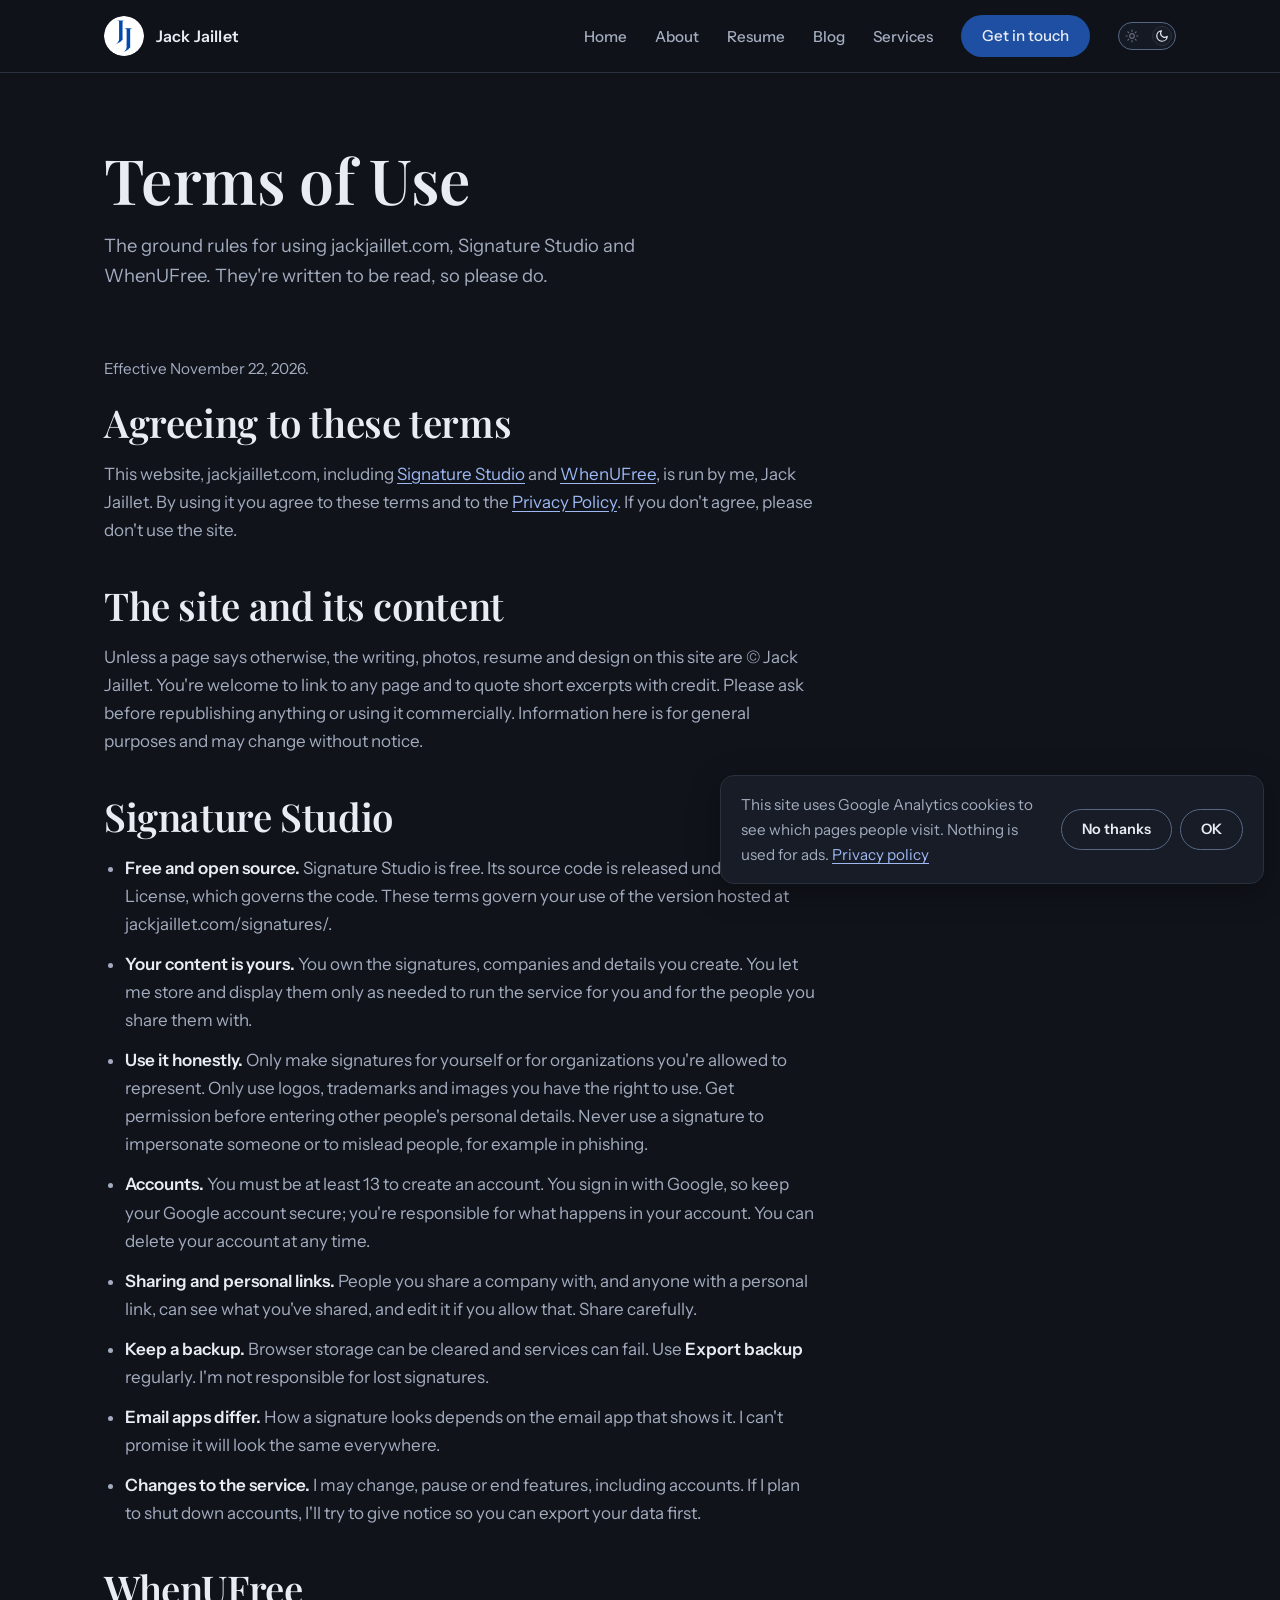
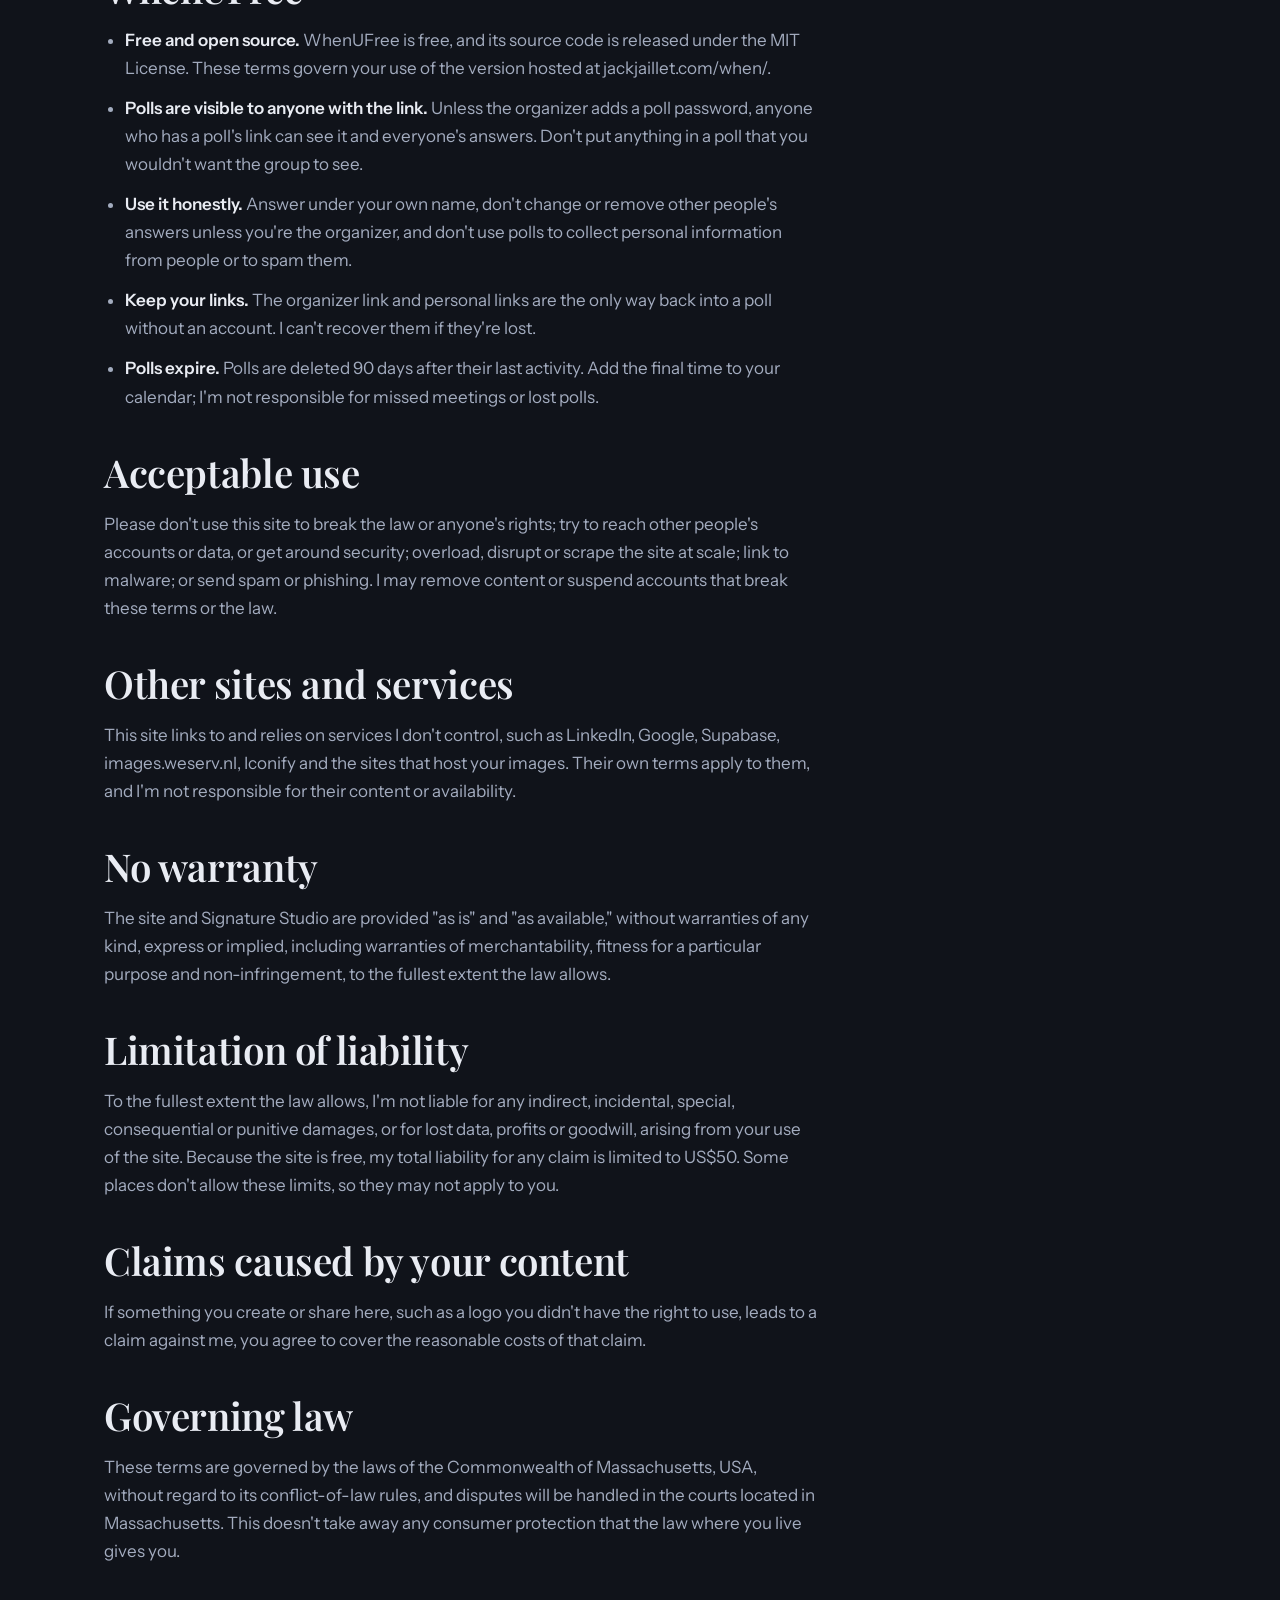
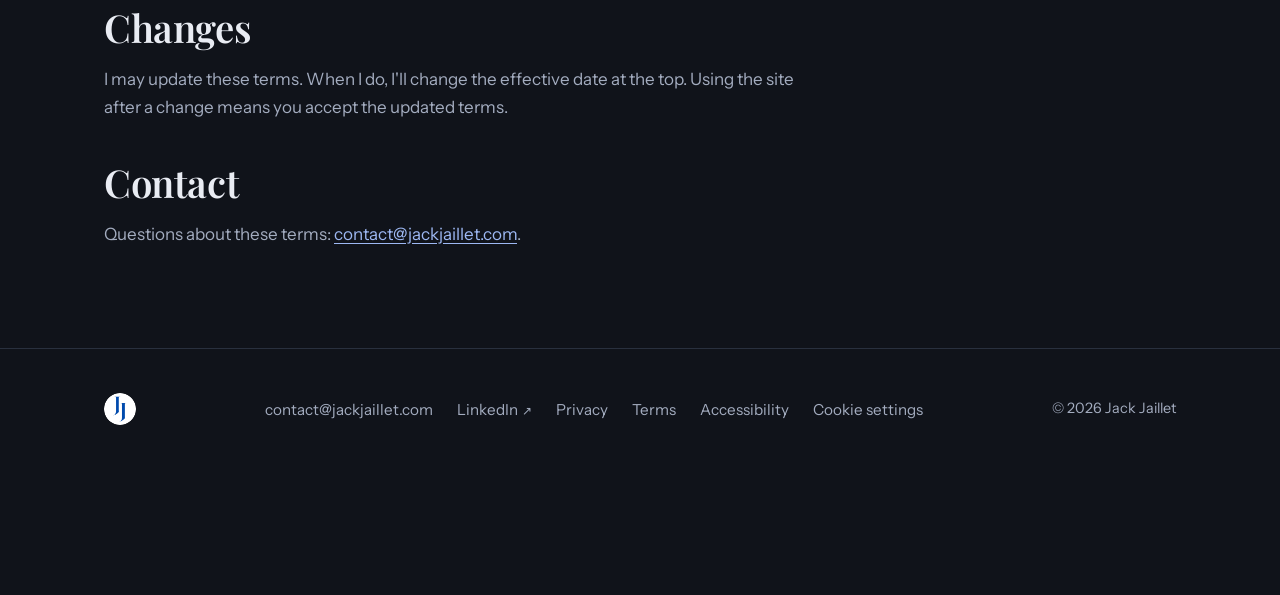
<file: terms.html>
<!DOCTYPE html>
<html lang="en">
<head>
  <meta charset="UTF-8">
  <meta name="viewport" content="width=device-width, initial-scale=1.0">
  <meta name="theme-color" content="#10131a">
  <title>Terms of Use | Jack Jaillet</title>
  <meta name="description" content="The terms for using jackjaillet.com, Signature Studio and WhenUFree: your content, acceptable use, warranties and liability.">
  <link rel="canonical" href="https://jackjaillet.com/terms">
  <meta property="og:type" content="website">
  <meta property="og:site_name" content="Jack Jaillet">
  <meta property="og:title" content="Terms of Use | Jack Jaillet">
  <meta property="og:description" content="The terms for using jackjaillet.com, Signature Studio and WhenUFree: your content, acceptable use, warranties and liability.">
  <meta property="og:url" content="https://jackjaillet.com/terms">
  <meta property="og:image" content="https://jackjaillet.com/assets/og-image.jpg">
  <meta property="og:image:width" content="1200">
  <meta property="og:image:height" content="630">
  <meta property="og:image:alt" content="Jack Jaillet">
  <meta name="twitter:card" content="summary_large_image">
  <meta name="twitter:title" content="Terms of Use | Jack Jaillet">
  <meta name="twitter:description" content="The terms for using jackjaillet.com, Signature Studio and WhenUFree: your content, acceptable use, warranties and liability.">
  <meta name="twitter:image" content="https://jackjaillet.com/assets/og-image.jpg">
  <link rel="icon" type="image/png" href="/assets/favicon.png">
  <link rel="apple-touch-icon" href="/assets/favicon.png">
  <link rel="preload" href="/fonts/instrument-sans-400.woff2" as="font" type="font/woff2" crossorigin>
  <link rel="stylesheet" href="/css/style.css">
  <script>try{var t=localStorage.getItem("theme");if(t){document.documentElement.dataset.theme=t;var m=document.querySelector('meta[name="theme-color"]');if(m)m.setAttribute("content",t==="light"?"#f7f8fa":"#10131a")}}catch(e){}</script>
  <noscript><style>.reveal{opacity:1 !important;transform:none !important}</style></noscript>
</head>
<body>

  <a class="skip-link" href="#main">Skip to content</a>

  <nav class="site-nav" aria-label="Primary">
    <div class="wrap">
      <a class="brand" href="/">
        <img class="brand-img" src="/assets/favicon.png" alt="" width="40" height="40">
        <span class="brand-name">Jack Jaillet</span>
      </a>
      <button class="nav-toggle" type="button" aria-expanded="false" aria-controls="nav-menu" aria-label="Open navigation menu">Menu</button>
      <ul class="nav-links" id="nav-menu">
        <li><a href="/">Home</a></li>
        <li><a href="/about">About</a></li>
        <li><a href="/resume">Resume</a></li>
        <li><a href="/blog/">Blog</a></li>
        <li><a href="/services">Services</a></li>
        <li><a class="btn btn-primary btn-small" href="mailto:contact@jackjaillet.com">Get in touch</a></li>
        <li class="theme-item">
          <span class="theme-text" id="theme-text">Dark mode</span>
          <button class="theme-toggle" type="button" role="switch" aria-checked="true" aria-labelledby="theme-text">
            <svg class="icon-sun" aria-hidden="true" focusable="false" width="14" height="14" viewBox="0 0 24 24" fill="none" stroke="currentColor" stroke-width="2" stroke-linecap="round"><circle cx="12" cy="12" r="4"/><path d="M12 2v2M12 20v2M4.93 4.93l1.41 1.41M17.66 17.66l1.41 1.41M2 12h2M20 12h2M4.93 19.07l1.41-1.41M17.66 6.34l1.41-1.41"/></svg>
            <svg class="icon-moon" aria-hidden="true" focusable="false" width="14" height="14" viewBox="0 0 24 24" fill="none" stroke="currentColor" stroke-width="2" stroke-linecap="round" stroke-linejoin="round"><path d="M21 12.79A9 9 0 1 1 11.21 3 7 7 0 0 0 21 12.79z"/></svg>
            <span class="theme-knob" aria-hidden="true"></span>
          </button>
        </li>
      </ul>
    </div>
  </nav>

  <main id="main">

  <div class="about-head">
    <div class="wrap">
      <h1>Terms of Use</h1>
      <p class="lede mt-4">The ground rules for using jackjaillet.com, Signature Studio and WhenUFree. They're written to be read, so please do.</p>
    </div>
  </div>

  <section class="section section-tight-top" aria-label="Terms of use">
    <div class="wrap">
      <div class="prose">
        <p class="note">Effective November 22, 2026.</p>

        <h2 id="agreement">Agreeing to these terms</h2>
        <p>This website, jackjaillet.com, including <a href="/signatures/">Signature Studio</a> and <a href="/when/">WhenUFree</a>, is run by me, Jack Jaillet. By using it you agree to these terms and to the <a href="/privacy">Privacy Policy</a>. If you don't agree, please don't use the site.</p>

        <h2 id="content">The site and its content</h2>
        <p>Unless a page says otherwise, the writing, photos, resume and design on this site are &copy; Jack Jaillet. You're welcome to link to any page and to quote short excerpts with credit. Please ask before republishing anything or using it commercially. Information here is for general purposes and may change without notice.</p>

        <h2 id="signature-studio">Signature Studio</h2>
        <ul>
          <li><strong>Free and open source.</strong> Signature Studio is free. Its source code is released under the MIT License, which governs the code. These terms govern your use of the version hosted at jackjaillet.com/signatures/.</li>
          <li><strong>Your content is yours.</strong> You own the signatures, companies and details you create. You let me store and display them only as needed to run the service for you and for the people you share them with.</li>
          <li><strong>Use it honestly.</strong> Only make signatures for yourself or for organizations you're allowed to represent. Only use logos, trademarks and images you have the right to use. Get permission before entering other people's personal details. Never use a signature to impersonate someone or to mislead people, for example in phishing.</li>
          <li><strong>Accounts.</strong> You must be at least 13 to create an account. You sign in with Google, so keep your Google account secure; you're responsible for what happens in your account. You can delete your account at any time.</li>
          <li><strong>Sharing and personal links.</strong> People you share a company with, and anyone with a personal link, can see what you've shared, and edit it if you allow that. Share carefully.</li>
          <li><strong>Keep a backup.</strong> Browser storage can be cleared and services can fail. Use <strong>Export backup</strong> regularly. I'm not responsible for lost signatures.</li>
          <li><strong>Email apps differ.</strong> How a signature looks depends on the email app that shows it. I can't promise it will look the same everywhere.</li>
          <li><strong>Changes to the service.</strong> I may change, pause or end features, including accounts. If I plan to shut down accounts, I'll try to give notice so you can export your data first.</li>
        </ul>

        <h2 id="when-you-free">WhenUFree</h2>
        <ul>
          <li><strong>Free and open source.</strong> WhenUFree is free, and its source code is released under the MIT License. These terms govern your use of the version hosted at jackjaillet.com/when/.</li>
          <li><strong>Polls are visible to anyone with the link.</strong> Unless the organizer adds a poll password, anyone who has a poll's link can see it and everyone's answers. Don't put anything in a poll that you wouldn't want the group to see.</li>
          <li><strong>Use it honestly.</strong> Answer under your own name, don't change or remove other people's answers unless you're the organizer, and don't use polls to collect personal information from people or to spam them.</li>
          <li><strong>Keep your links.</strong> The organizer link and personal links are the only way back into a poll without an account. I can't recover them if they're lost.</li>
          <li><strong>Polls expire.</strong> Polls are deleted 90 days after their last activity. Add the final time to your calendar; I'm not responsible for missed meetings or lost polls.</li>
        </ul>

        <h2 id="acceptable-use">Acceptable use</h2>
        <p>Please don't use this site to break the law or anyone's rights; try to reach other people's accounts or data, or get around security; overload, disrupt or scrape the site at scale; link to malware; or send spam or phishing. I may remove content or suspend accounts that break these terms or the law.</p>

        <h2 id="third-parties">Other sites and services</h2>
        <p>This site links to and relies on services I don't control, such as LinkedIn, Google, Supabase, images.weserv.nl, Iconify and the sites that host your images. Their own terms apply to them, and I'm not responsible for their content or availability.</p>

        <h2 id="warranty">No warranty</h2>
        <p>The site and Signature Studio are provided "as is" and "as available," without warranties of any kind, express or implied, including warranties of merchantability, fitness for a particular purpose and non-infringement, to the fullest extent the law allows.</p>

        <h2 id="liability">Limitation of liability</h2>
        <p>To the fullest extent the law allows, I'm not liable for any indirect, incidental, special, consequential or punitive damages, or for lost data, profits or goodwill, arising from your use of the site. Because the site is free, my total liability for any claim is limited to US$50. Some places don't allow these limits, so they may not apply to you.</p>

        <h2 id="indemnity">Claims caused by your content</h2>
        <p>If something you create or share here, such as a logo you didn't have the right to use, leads to a claim against me, you agree to cover the reasonable costs of that claim.</p>

        <h2 id="law">Governing law</h2>
        <p>These terms are governed by the laws of the Commonwealth of Massachusetts, USA, without regard to its conflict-of-law rules, and disputes will be handled in the courts located in Massachusetts. This doesn't take away any consumer protection that the law where you live gives you.</p>

        <h2 id="changes">Changes</h2>
        <p>I may update these terms. When I do, I'll change the effective date at the top. Using the site after a change means you accept the updated terms.</p>

        <h2 id="contact">Contact</h2>
        <p>Questions about these terms: <a href="mailto:contact@jackjaillet.com">contact@jackjaillet.com</a>.</p>
      </div>
    </div>
  </section>

  </main>

  <footer class="site-footer">
    <div class="wrap">
      <a class="brand" href="/" aria-label="Jack Jaillet, back to home">
        <img class="brand-img" src="/assets/favicon.png" alt="" width="32" height="32" loading="lazy" decoding="async">
      </a>
      <nav aria-label="Footer">
      <ul class="footer-links">
        <li><a href="mailto:contact@jackjaillet.com">contact@jackjaillet.com</a></li>
        <li><a href="https://www.linkedin.com/in/jackjaillet/" target="_blank" rel="noopener">LinkedIn<span class="sr-only"> (opens in new tab)</span></a></li>
        <li><a href="/privacy">Privacy</a></li>
        <li><a href="/terms">Terms</a></li>
        <li><a href="/accessibility">Accessibility</a></li>
        <li hidden data-cookie-settings><button type="button">Cookie settings</button></li>
      </ul>
      </nav>
      <small>&copy; <span id="year">2026</span> Jack Jaillet</small>
    </div>
  </footer>

  <script src="/js/main.js"></script>
  <script src="/js/footer.js"></script>
</body>
</html>
</file>
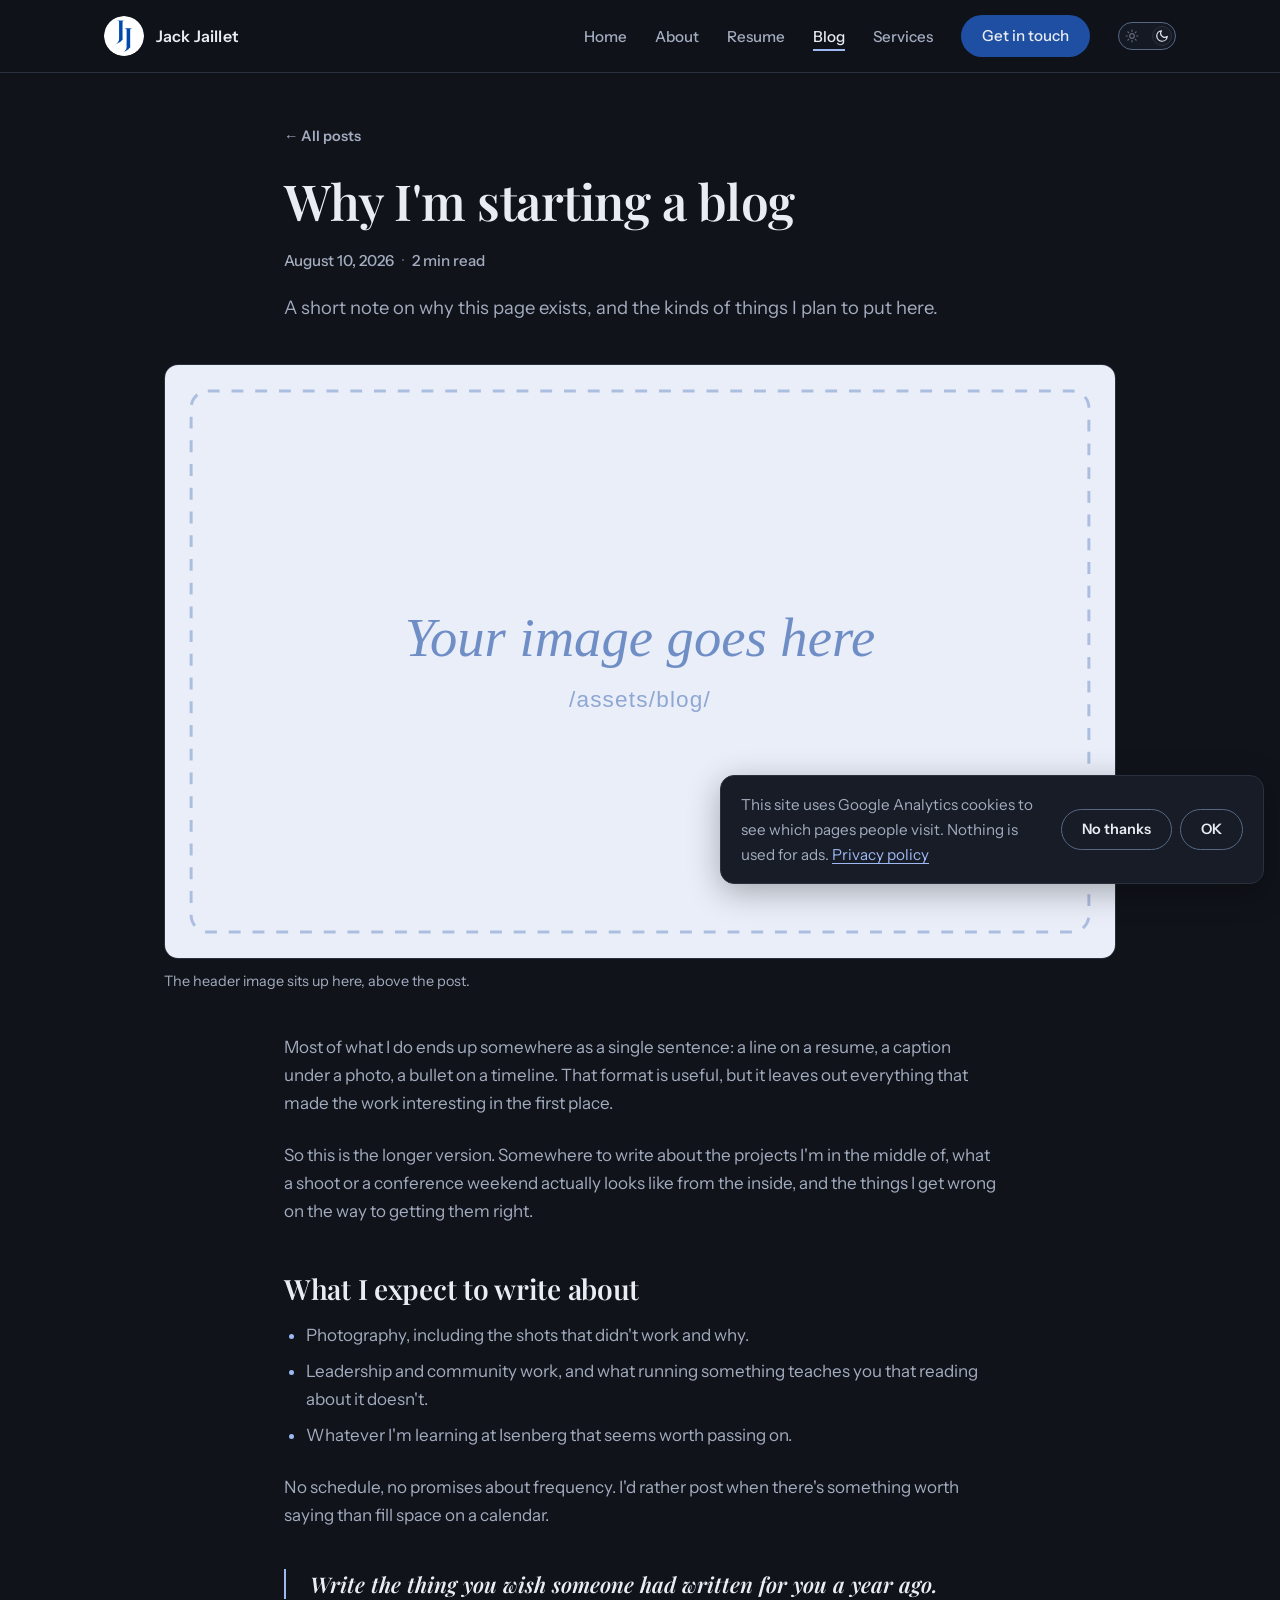
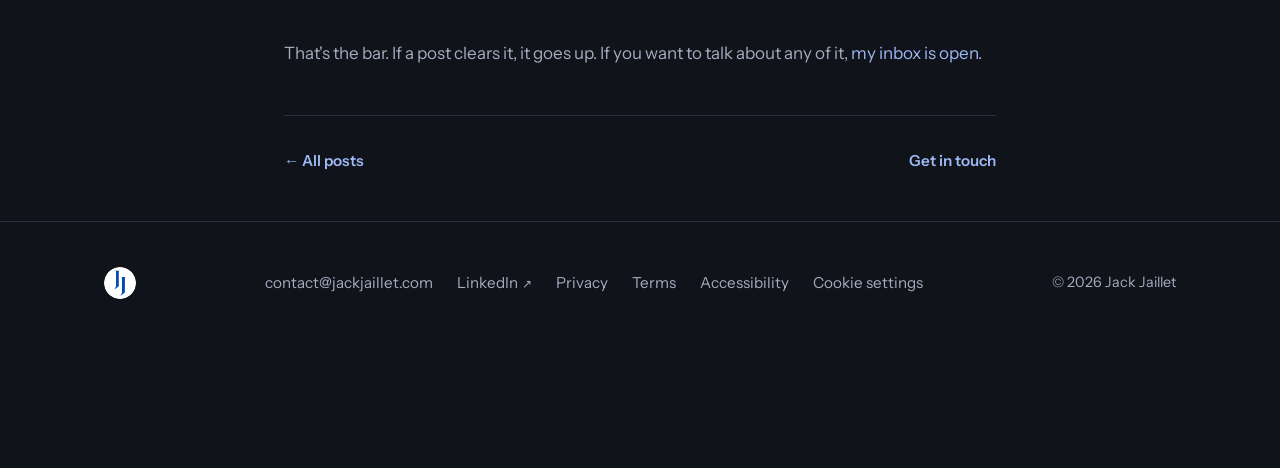
<file: blog/_example-post.html>
<!DOCTYPE html>
<!--
  ============================================================
  EXAMPLE POST - a finished post, kept for reference only.

  The underscore at the front of the filename keeps it off the blog index
  and out of the sitemap, so it is not published. Open it beside
  _template.html when you want to see what a real post looks like once
  every placeholder is filled in.

  Nothing here needs maintaining. Delete the file if you don't want it.
  ============================================================
-->
<html lang="en">
<head>
  <meta charset="UTF-8">
  <meta name="viewport" content="width=device-width, initial-scale=1.0">
  <!-- Mobile browser chrome follows the theme. Dark is the site default, so
       that is the static value; the bootstrap below corrects it before first
       paint for visitors who chose light. -->
  <meta name="theme-color" content="#10131a">
  <meta name="robots" content="noindex">
  <title>Why I'm starting a blog | Jack Jaillet</title>
  <meta name="description" content="A short note on why this page exists, and the kinds of things I plan to put here.">
  <link rel="canonical" href="https://jackjaillet.com/blog/why-im-starting-a-blog">
  <meta property="og:type" content="article">
  <meta property="og:site_name" content="Jack Jaillet">
  <meta property="og:title" content="Why I'm starting a blog">
  <meta property="og:description" content="A short note on why this page exists, and the kinds of things I plan to put here.">
  <meta property="og:url" content="https://jackjaillet.com/blog/why-im-starting-a-blog">
  <meta property="og:image" content="https://jackjaillet.com/assets/og-image.jpg">
  <meta property="og:image:alt" content="Why I'm starting a blog">
  <meta property="article:published_time" content="2026-08-10">
  <meta name="twitter:card" content="summary_large_image">
  <meta name="twitter:title" content="Why I'm starting a blog">
  <meta name="twitter:description" content="A short note on why this page exists, and the kinds of things I plan to put here.">
  <meta name="twitter:image" content="https://jackjaillet.com/assets/og-image.jpg">
  <link rel="icon" type="image/png" href="/assets/favicon.png">
  <link rel="apple-touch-icon" href="/assets/favicon.png">
  <link rel="preload" href="/fonts/instrument-sans-400.woff2" as="font" type="font/woff2" crossorigin>
  <link rel="stylesheet" href="/css/style.css">
  <script type="application/ld+json">
  {
    "@context": "https://schema.org",
    "@type": "BlogPosting",
    "headline": "Why I'm starting a blog",
    "description": "A short note on why this page exists, and the kinds of things I plan to put here.",
    "datePublished": "2026-08-10",
    "image": "https://jackjaillet.com/assets/og-image.jpg",
    "mainEntityOfPage": "https://jackjaillet.com/blog/why-im-starting-a-blog",
    "author": { "@id": "https://jackjaillet.com/#jack" },
    "publisher": { "@id": "https://jackjaillet.com/#jack" }
  }
  </script>
  <script>try{var t=localStorage.getItem("theme");if(t){document.documentElement.dataset.theme=t;var m=document.querySelector('meta[name="theme-color"]');if(m)m.setAttribute("content",t==="light"?"#f7f8fa":"#10131a")}}catch(e){}</script>
  <noscript><style>.reveal{opacity:1 !important;transform:none !important}</style></noscript>
</head>
<body>

  <a class="skip-link" href="#main">Skip to content</a>

  <nav class="site-nav" aria-label="Primary">
    <div class="wrap">
      <a class="brand" href="/">
        <img class="brand-img" src="/assets/favicon.png" alt="" width="40" height="40">
        <span class="brand-name">Jack Jaillet</span>
      </a>
      <button class="nav-toggle" type="button" aria-expanded="false" aria-controls="nav-menu" aria-label="Open navigation menu">Menu</button>
      <ul class="nav-links" id="nav-menu">
        <li><a href="/">Home</a></li>
        <li><a href="/about">About</a></li>
        <li><a href="/resume">Resume</a></li>
        <li><a href="/blog/" aria-current="page">Blog</a></li>
        <li><a href="/services">Services</a></li>
        <li><a class="btn btn-primary btn-small" href="mailto:contact@jackjaillet.com">Get in touch</a></li>
        <li class="theme-item">
          <span class="theme-text" id="theme-text">Dark mode</span>
          <button class="theme-toggle" type="button" role="switch" aria-checked="true" aria-labelledby="theme-text">
            <svg class="icon-sun" aria-hidden="true" focusable="false" width="14" height="14" viewBox="0 0 24 24" fill="none" stroke="currentColor" stroke-width="2" stroke-linecap="round"><circle cx="12" cy="12" r="4"/><path d="M12 2v2M12 20v2M4.93 4.93l1.41 1.41M17.66 17.66l1.41 1.41M2 12h2M20 12h2M4.93 19.07l1.41-1.41M17.66 6.34l1.41-1.41"/></svg>
            <svg class="icon-moon" aria-hidden="true" focusable="false" width="14" height="14" viewBox="0 0 24 24" fill="none" stroke="currentColor" stroke-width="2" stroke-linecap="round" stroke-linejoin="round"><path d="M21 12.79A9 9 0 1 1 11.21 3 7 7 0 0 0 21 12.79z"/></svg>
            <span class="theme-knob" aria-hidden="true"></span>
          </button>
        </li>
      </ul>
    </div>
  </nav>

  <main id="main">

  <div class="post-head">
    <div class="wrap wrap-article">
      <a class="back-link" href="/blog/">&larr; All posts</a>
      <h1 class="post-title">Why I'm starting a blog</h1>
      <p class="post-meta">
        <time datetime="2026-08-10">August 10, 2026</time>
        <span class="dot" aria-hidden="true">&middot;</span>
        <span>2 min read</span>
      </p>
      <p class="post-lede">A short note on why this page exists, and the kinds of things I plan to put here.</p>
    </div>

    <figure class="post-hero">
      <img src="/assets/blog/placeholder.svg" alt="" width="1600" height="1000" fetchpriority="high" decoding="async">
      <figcaption>The header image sits up here, above the post.</figcaption>
    </figure>
  </div>

  <div class="wrap wrap-article">
    <article class="post-body">

      <p>Most of what I do ends up somewhere as a single sentence: a line on a resume, a caption under a photo, a bullet on a timeline. That format is useful, but it leaves out everything that made the work interesting in the first place.</p>

      <p>So this is the longer version. Somewhere to write about the projects I'm in the middle of, what a shoot or a conference weekend actually looks like from the inside, and the things I get wrong on the way to getting them right.</p>

      <h2>What I expect to write about</h2>

      <ul>
        <li>Photography, including the shots that didn't work and why.</li>
        <li>Leadership and community work, and what running something teaches you that reading about it doesn't.</li>
        <li>Whatever I'm learning at Isenberg that seems worth passing on.</li>
      </ul>

      <p>No schedule, no promises about frequency. I'd rather post when there's something worth saying than fill space on a calendar.</p>

      <blockquote>
        Write the thing you wish someone had written for you a year ago.
      </blockquote>

      <p>That's the bar. If a post clears it, it goes up. If you want to talk about any of it, <a href="mailto:contact@jackjaillet.com">my inbox is open</a>.</p>

      <div class="post-end">
        <a href="/blog/">&larr; All posts</a>
        <a href="mailto:contact@jackjaillet.com">Get in touch</a>
      </div>

    </article>
  </div>

  </main>

  <footer class="site-footer">
    <div class="wrap">
      <a class="brand" href="/" aria-label="Jack Jaillet, back to home">
        <img class="brand-img" src="/assets/favicon.png" alt="" width="32" height="32" loading="lazy" decoding="async">
      </a>
      <nav aria-label="Footer">
      <ul class="footer-links">
        <li><a href="mailto:contact@jackjaillet.com">contact@jackjaillet.com</a></li>
        <li><a href="https://www.linkedin.com/in/jackjaillet/" target="_blank" rel="noopener">LinkedIn<span class="sr-only"> (opens in new tab)</span></a></li>
        <li><a href="/privacy">Privacy</a></li>
        <li><a href="/terms">Terms</a></li>
        <li><a href="/accessibility">Accessibility</a></li>
        <li hidden data-cookie-settings><button type="button">Cookie settings</button></li>
      </ul>
      </nav>
      <small>&copy; <span id="year">2026</span> Jack Jaillet</small>
    </div>
  </footer>

  <script src="/js/main.js"></script>
  <script src="/js/footer.js"></script>
</body>
</html>
</file>
<file: css/style.css>
/* ============================================================
   Jack Jaillet - personal site
   Editorial resume system: cobalt accent, serif display,
   Instrument Sans body. Dark by default; the nav switch opts into
   light (remembered per visitor). Print is always light.
   ============================================================ */

/* Fonts are served from this site (/fonts, SIL Open Font License), not Google
   Fonts, so no visitor's IP address goes to a third party just to draw text,
   and the CSP needs no outside font hosts. Same files Signature Studio uses. */
@font-face { font-family: "Instrument Sans"; font-style: normal; font-weight: 400; font-display: swap; src: url(/fonts/instrument-sans-400.woff2) format("woff2"); }
@font-face { font-family: "Instrument Sans"; font-style: normal; font-weight: 500; font-display: swap; src: url(/fonts/instrument-sans-500.woff2) format("woff2"); }
@font-face { font-family: "Instrument Sans"; font-style: normal; font-weight: 600; font-display: swap; src: url(/fonts/instrument-sans-600.woff2) format("woff2"); }
@font-face { font-family: "Playfair Display"; font-style: normal; font-weight: 600; font-display: swap; src: url(/fonts/playfair-600.woff2) format("woff2"); }
@font-face { font-family: "Playfair Display"; font-style: normal; font-weight: 700; font-display: swap; src: url(/fonts/playfair-700.woff2) format("woff2"); }
@font-face { font-family: "Playfair Display"; font-style: italic; font-weight: 600; font-display: swap; src: url(/fonts/playfair-600-italic.woff2) format("woff2"); }

:root {
  color-scheme: dark;
  --paper: #10131a;
  --paper-2: #151923;
  --surface: #171c26;
  --ink: #e9ecf3;
  --ink-2: #a3acbf;
  --line: #29303e;
  --blue: #1e4fa3;
  --blue-deep: #b6c9f8;
  --blue-tint: #192338;
  --link: #9db8f3;
  --on-blue: #e9ecf3;
  --on-blue-muted: rgba(233, 236, 243, 0.85);
  --glow-strong: rgba(42, 95, 189, 0.30);
  --glow-soft: rgba(42, 95, 189, 0.14);
  --bloom: rgba(42, 95, 189, 0.50);
  --btn-glow: var(--shadow-md);
  --card-glow: var(--shadow-lg);
  --btn-hover: #2a5fbd;
  --btn-on-blue-hover: #d3def6;
  --nav-bg: rgba(16, 19, 26, 0.92);

  /* Boundary of an interactive control. WCAG 1.4.11 wants 3:1 against its
     backdrop, which --line (1.3:1) never met. --line stays for decorative
     edges, where no ratio is required.
     3.30 : 1 on --paper, 3.12 on --paper-2, 3.03 on --surface. */
  --line-strong: #576885;

  --serif: "Playfair Display", Georgia, "Times New Roman", serif;
  --sans: "Instrument Sans", -apple-system, "Segoe UI", Arial, sans-serif;

  /* Spacing: 4pt grid. Every padding, margin and gap comes from here. */
  --space-1: 4px;
  --space-2: 8px;
  --space-3: 12px;
  --space-4: 16px;
  --space-5: 20px;
  --space-6: 24px;
  --space-7: 28px;
  --space-8: 32px;
  --space-10: 40px;
  --space-12: 48px;
  --space-14: 56px;
  --space-16: 64px;
  --space-18: 72px;
  --space-20: 80px;

  --radius-sm: 4px;
  --radius: 14px;
  --radius-pill: 999px;

  /* Dark builds elevation from coloured glow, not drop shadow — a shadow on
     a near-black surface is invisible. The light theme overrides these. */
  --shadow-sm: 0 4px 20px var(--glow-strong);
  --shadow-md: 0 6px 28px rgba(42, 95, 189, 0.55);
  --shadow-lg: 0 0 48px rgba(42, 95, 189, 0.30);

  --wrap: 1120px;
  --ease: cubic-bezier(0.16, 1, 0.3, 1);

  /* Height of the sticky nav bar. Four rules depend on this agreeing with
     itself: the bar, the mobile menu's offset and max-height, and the
     scroll-padding that keeps anchor targets out from under it. */
  --nav-h: 72px;
}

/* Dark is the default; the nav switch opts into light and is remembered. */
:root[data-theme="light"] {
  color-scheme: light;
  --paper: #f7f8fa;
  --paper-2: #eef1f6;
  --surface: #ffffff;
  --ink: #14171d;
  --ink-2: #49505f;
  --line: #dce0e9;
  --blue-deep: #163d82;
  --blue-tint: #e9eef9;
  --link: #1e4fa3;
  --on-blue: #ffffff;
  --on-blue-muted: rgba(255, 255, 255, 0.85);
  /* Light's glow has to be brighter and more saturated than dark's, not just
     more opaque. The deep primary at low alpha over near-white paper goes grey
     before it ever reads as light, which is why this used to disappear. These
     lift toward azure so the wash keeps its colour on #f7f8fa. */
  --glow-strong: rgba(58, 118, 245, 0.26);
  --glow-soft: rgba(96, 152, 250, 0.20);
  --bloom: rgba(58, 118, 245, 0.34);
  --btn-hover: #163d82;
  --btn-on-blue-hover: #e9eef9;
  --nav-bg: rgba(247, 248, 250, 0.92);
  /* 3.28 : 1 on --paper, 3.08 on --paper-2, 3.48 on --surface. */
  --line-strong: #7e8aa0;

  /* Light has a real light source, so plain elevation reads as a neutral
     shadow. The two coloured ones are glow, not shadow, so they follow the
     azure above rather than the navy primary. */
  --shadow-sm: 0 2px 8px rgba(20, 23, 29, 0.06);
  --shadow-md: 0 6px 24px rgba(58, 118, 245, 0.40);
  --shadow-lg: 0 0 44px rgba(58, 118, 245, 0.22);
}

* { box-sizing: border-box; margin: 0; padding: 0; }

html {
  scroll-behavior: smooth;
  overflow-x: clip;
  /* Anchor targets clear the sticky nav instead of landing under it. */
  scroll-padding-top: calc(var(--nav-h) + var(--space-6));
}
/* Set while the mobile menu is open. overflow:hidden holds the scroll
   position, unlike the position:fixed approach which jumps to the top. */
html.nav-locked { overflow: hidden; }
@media (prefers-reduced-motion: reduce) {
  html { scroll-behavior: auto; }
}

body {
  overflow-x: clip;
  font-family: var(--sans);
  font-size: 1.0625rem;
  line-height: 1.65;
  color: var(--ink);
  background: var(--paper);
  -webkit-font-smoothing: antialiased;
}

img { max-width: 100%; height: auto; display: block; }

a { color: var(--link); text-decoration: none; }
a:hover { text-decoration: underline; text-underline-offset: 3px; }
/* Orientation cue on a multi-page site. Kept subtle so it never reads as
   a disabled state, and never applied to buttons. */
.prose a:visited,
.post p a:visited,
.now-list a:visited,
.lede a:visited { color: var(--blue-deep); }

/* visible cue that a link leaves the site (sr-only text carries it for screen readers) */
a[target="_blank"]::after {
  content: "\2197\FE0E";
  margin-left: 0.35em;
  font-size: 0.8em;
}
a.btn[target="_blank"]::after { margin-left: 0; }

/* small arrow marking a link that opens an organization's site */
.ext-icon {
  margin-left: 0.3em;
  vertical-align: middle;
  opacity: 0.65;
  flex-shrink: 0;
}
a:hover .ext-icon { opacity: 1; }

/* org links on resume and about: inherit surrounding style, underline on hover */
.job-org a,
.involve a {
  color: inherit;
  text-decoration: none;
}
.job-org a:hover,
.involve a:hover {
  color: var(--link);
  text-decoration: underline;
  text-underline-offset: 3px;
}
.involve a { font-weight: inherit; }

/* the generic target=_blank arrow would double up next to .ext-icon */
a[target="_blank"]:has(.ext-icon)::after { content: none; }

/* links inside running text carry an underline, not color alone (WCAG 1.4.1).
   .consent is the cookie banner from js/footer.js; .blog-empty-note is the
   empty blog list. Both failed this check before. */
.lede a, .prose a, .post p a, .consent p a, .blog-empty-note a {
  text-decoration: underline;
  text-underline-offset: 3px;
}

::selection { background: var(--blue-tint); color: var(--blue-deep); }

/* keyboard focus */
:focus-visible {
  outline: 3px solid var(--link);
  outline-offset: 2px;
  border-radius: 4px;
}
.btn:focus-visible { outline-offset: 2px; }
.band :focus-visible,
.hl-lead :focus-visible { outline-color: var(--on-blue); }

.sr-only {
  position: absolute;
  width: 1px;
  height: 1px;
  padding: 0;
  margin: -1px;
  overflow: hidden;
  clip: rect(0 0 0 0);
  white-space: nowrap;
  border: 0;
}

.skip-link {
  position: absolute;
  left: 16px;
  top: 0;
  z-index: 100;
  background: var(--blue);
  color: var(--on-blue);
  font-weight: 600;
  padding: 12px 20px;
  border-radius: 0 0 14px 14px;
  transform: translateY(-110%);
  transition: transform 0.15s var(--ease);
}
.skip-link:focus { transform: translateY(0); text-decoration: none; }

.wrap {
  max-width: var(--wrap);
  margin: 0 auto;
  padding: 0 24px;
}

/* ---------- type ---------- */

h1, h2, h3 {
  font-family: var(--serif);
  font-weight: 600;
  line-height: 1.12;
  letter-spacing: -0.01em;
  /* Headings here run two or three lines and were breaking at whatever fit,
     leaving one-word last lines. Ignored by browsers that don't support it. */
  text-wrap: balance;
}

/* Running copy gets the cheaper pass: no balancing, just no orphans. */
.lede, .prose p, .post p, .hl p, .now-list li, .job p, .entry-body > p, .post-body > p {
  text-wrap: pretty;
}

h1 { font-size: clamp(2.4rem, 5.2vw, 3.9rem); }
h2 { font-size: clamp(1.7rem, 3.2vw, 2.4rem); }
h3 { font-size: 1.25rem; }

.lede {
  font-size: 1.15rem;
  color: var(--ink-2);
  max-width: 34em;
}

/* ---------- brand ---------- */

.brand {
  display: inline-flex;
  align-items: center;
  gap: 12px;
  color: var(--ink);
}
.brand:hover { text-decoration: none; }

.brand-img {
  width: 40px;
  height: 40px;
  border-radius: 50%;
}
.site-footer .brand-img {
  width: 32px;
  height: 32px;
}

.brand-mark {
  font-family: var(--serif);
  font-weight: 600;
  color: var(--link);
  font-size: 1.7rem;
  line-height: 1;
  display: inline-flex;
  padding-bottom: 0.3em;
}
.brand-mark i { font-style: normal; }
.brand-mark i + i {
  margin-left: -0.3em;
  transform: translateY(0.24em);
}

.brand-name {
  font-weight: 600;
  font-size: 1rem;
  letter-spacing: 0.01em;
}

/* ---------- nav ---------- */

.site-nav {
  position: sticky;
  top: 0;
  z-index: 40;
  background: var(--nav-bg);
  backdrop-filter: blur(10px);
  border-bottom: 1px solid var(--line);
}

.site-nav .wrap {
  height: var(--nav-h);
  display: flex;
  align-items: center;
  justify-content: space-between;
  gap: 16px;
}

.nav-links {
  display: flex;
  align-items: center;
  gap: 28px;
  list-style: none;
}

.nav-links a {
  color: var(--ink-2);
  font-weight: 500;
  font-size: 0.95rem;
}
.nav-links a:hover { color: var(--ink); text-decoration: none; }
.nav-links a:not(.btn) { position: relative; }
.nav-links a:not(.btn):not([aria-current])::after {
  content: "";
  position: absolute;
  left: 0;
  right: 0;
  bottom: -3px;
  height: 2px;
  background: var(--link);
  transform: scaleX(0);
  transform-origin: left;
  transition: transform 0.25s var(--ease);
}
@media (hover: hover) and (pointer: fine) {
  .nav-links a:not(.btn):not([aria-current]):hover::after { transform: scaleX(1); }
}
.nav-links a[aria-current="page"] {
  color: var(--ink);
  border-bottom: 2px solid var(--link);
  padding-bottom: 3px;
}

.nav-toggle {
  position: relative;
  display: none;
  background: none;
  border: 1px solid var(--line-strong);
  border-radius: var(--radius-pill);
  padding: var(--space-2) var(--space-3);
  font: inherit;
  font-weight: 600;
  color: var(--ink);
  cursor: pointer;
}
/* Pads the hit area to 44px without changing the visual size. */
.nav-toggle::after {
  content: "";
  position: absolute;
  inset: -6px -4px;
}

/* Two breakpoint families, deliberately decoupled:
     820px — the nav collapses to a menu. Measured: brand + links need 796px
             once Blog joined the set, so anything wider keeps the full
             horizontal nav. This used to be 740px, which fit an iPad in
             portrait; the sixth link no longer does.
     700px — the two-column layouts stack. */
@media (max-width: 820px) {
  .nav-toggle { display: inline-block; }
  .nav-links {
    position: absolute;
    top: var(--nav-h);
    left: 0;
    right: 0;
    flex-direction: column;
    align-items: flex-start;
    gap: 0;
    background: var(--paper);
    border-bottom: 1px solid var(--line);
    padding: var(--space-2) var(--space-6) var(--space-4);
    display: none;
    /* Landscape phones are shorter than the menu is tall. Without this the
       last items are unreachable. dvh accounts for mobile browser chrome. */
    max-height: calc(100dvh - var(--nav-h));
    overflow-y: auto;
    overscroll-behavior: contain;
  }
  .nav-links.open { display: flex; }
  .nav-links li { width: 100%; }
  /* :not(.btn) matters. Without it the CTA inherits display:block and
     padding:12px 0, which strips its horizontal padding and shoves the
     label against the left edge of the pill. */
  .nav-links a:not(.btn) { display: block; padding: var(--space-3) 0; }

  /* Full-width centred pill reads as a deliberate mobile CTA rather than a
     stray inline button. */
  .nav-links .btn {
    width: 100%;
    justify-content: center;
    margin: var(--space-2) 0;
  }

  /* --blue on --paper measured 2.39:1 here and read dimmer than the inactive
     items. --link is 9.37:1, and the rule keeps a non-colour signal.
     The negative margin cancels the padding, so the accent bar sits out in
     the menu gutter and the label stays flush with every other item — an
     indented active item just looks misaligned. */
  .nav-links a[aria-current="page"] {
    border-bottom: none;
    color: var(--link);
    font-weight: 600;
    padding-left: var(--space-3);
    margin-left: calc(-1 * var(--space-3));
    box-shadow: inset 3px 0 0 var(--link);
  }
}

/* ---------- theme switch (sun / moon) ---------- */

.theme-item {
  display: flex;
  align-items: center;
  gap: 10px;
}
.theme-text { color: var(--ink-2); font-weight: 500; font-size: 0.95rem; }
@media (min-width: 821px) {
  .theme-text {
    position: absolute;
    width: 1px;
    height: 1px;
    margin: -1px;
    overflow: hidden;
    clip: rect(0 0 0 0);
    white-space: nowrap;
  }
}
@media (max-width: 820px) {
  .theme-item { width: 100%; justify-content: space-between; padding: var(--space-3) 0; }
}

.theme-toggle {
  position: relative;
  display: inline-flex;
  align-items: center;
  justify-content: space-between;
  width: 58px;
  height: 28px;
  padding: 0 6px;
  border: 1px solid var(--line-strong);
  border-radius: var(--radius-pill);
  background: var(--paper-2);
  cursor: pointer;
  flex-shrink: 0;
}
.theme-toggle::after {
  content: "";
  position: absolute;
  inset: -8px;
}
.theme-toggle svg {
  position: relative;
  z-index: 1;
  transition: color 0.25s var(--ease), opacity 0.25s var(--ease);
}
.theme-knob {
  position: absolute;
  top: 3px;
  left: 3px;
  width: 20px;
  height: 20px;
  border-radius: 50%;
  background: var(--surface);
  border: 1px solid var(--line);
  transform: translateX(30px);
  transition: transform 0.25s var(--ease);
}
.theme-toggle .icon-sun { color: var(--ink-2); opacity: 0.55; }
.theme-toggle .icon-moon { color: var(--ink); opacity: 1; }
:root[data-theme="light"] .theme-knob { transform: translateX(0); }
:root[data-theme="light"] .theme-toggle .icon-sun { color: var(--ink); opacity: 1; }
:root[data-theme="light"] .theme-toggle .icon-moon { color: var(--ink-2); opacity: 0.55; }

/* ---------- buttons ---------- */

.btn {
  position: relative;
  overflow: hidden;
  display: inline-flex;
  align-items: center;
  gap: 8px;
  font-family: var(--sans);
  font-weight: 600;
  font-size: 0.95rem;
  line-height: 1;
  padding: 16px 24px;
  border-radius: 999px;
  border: 1px solid transparent;
  cursor: pointer;
  white-space: nowrap;
  transition: transform 0.18s var(--ease), background 0.18s var(--ease), border-color 0.18s var(--ease), box-shadow 0.18s var(--ease);
}
.btn:hover { text-decoration: none; }
.btn:active { transform: translateY(1px) scale(0.97); transition-duration: 0.05s; }

.btn-primary { background: var(--blue); color: var(--on-blue); }
.btn::before {
  content: "";
  position: absolute;
  top: 0;
  bottom: 0;
  left: 0;
  width: 40%;
  background: linear-gradient(105deg, transparent, rgba(255, 255, 255, 0.35), transparent);
  transform: translateX(-150%) skewX(-20deg);
  pointer-events: none;
}
/* white light is invisible on the white button: it gets a blue streak */
.btn-on-blue::before {
  background: linear-gradient(105deg, transparent, rgba(30, 79, 163, 0.18), transparent);
}
/* the nav CTA needs extra specificity: .nav-links a outranks .btn-primary */
.nav-links a.btn-primary,
.nav-links a.btn-primary:hover { color: var(--on-blue); }

.btn-ghost {
  background: transparent;
  color: var(--ink);
  border-color: var(--line-strong);
}

@media (hover: hover) and (pointer: fine) {
  .btn:hover { transform: translateY(-1px); }
  .btn:active { transform: translateY(1px) scale(0.97); }
  .btn-primary:hover { background: var(--btn-hover); box-shadow: var(--btn-glow); }
  .btn-ghost:hover {
    border-color: var(--link);
    background: var(--blue-tint);
    box-shadow: var(--shadow-sm);
  }
  @media (prefers-reduced-motion: no-preference) {
    /* A one-shot keyframe, not a transition. A transition here replays in
       reverse on mouse-out, dragging the highlight back across the button. */
    @keyframes btn-shine {
      from { transform: translateX(-150%) skewX(-20deg); }
      to   { transform: translateX(350%) skewX(-20deg); }
    }
    .btn-primary:hover::before,
    .btn-on-blue:hover::before {
      animation: btn-shine 0.6s var(--ease) forwards;
    }
  }
}

.btn-small { padding: 12px 20px; font-size: 0.9rem; }

.btn-on-blue { background: #fff; color: #163d82; }
@media (hover: hover) and (pointer: fine) {
  .btn-on-blue:hover {
    background: var(--btn-on-blue-hover);
    box-shadow: 0 0 26px rgba(255, 255, 255, 0.38);
  }
}

/* ---------- hero ---------- */

.hero {
  position: relative;
  overflow: hidden;
  padding: 64px 0 72px;
}
.hero::before {
  content: "";
  position: absolute;
  inset: 0;
  translate: var(--glow-x, 0px) var(--glow-y, 0px);
  background:
    radial-gradient(640px 440px at 76% 42%, var(--glow-strong), transparent 70%),
    radial-gradient(520px 380px at 8% 88%, var(--glow-soft), transparent 70%);
  pointer-events: none;
}
.hero > .wrap { position: relative; }

@media (prefers-reduced-motion: no-preference) {
  .hero h1, .hero .lede, .hero-ctas {
    opacity: 0;
    transform: translateY(18px);
    animation: rise 0.6s var(--ease) forwards;
  }
  .hero .lede { animation-delay: 0.1s; }
  .hero-ctas { animation-delay: 0.2s; }
  .portrait {
    opacity: 0;
    transform: scale(0.96) translateY(12px);
    animation: settle 0.7s var(--ease) 0.15s forwards;
  }
  @keyframes rise { to { opacity: 1; transform: none; } }
  @keyframes settle { to { opacity: 1; transform: none; } }
}

.hero-grid {
  display: grid;
  grid-template-columns: 7fr 5fr;
  gap: 56px;
  align-items: center;
}

.hero h1 { margin: 0 0 20px; }
.hero h1 em { font-style: italic; color: var(--link); line-height: 1.15; }

.hero .lede { margin-bottom: 32px; }

.hero-ctas { display: flex; flex-wrap: wrap; gap: 16px; }

/* portrait */

.portrait {
  position: relative;
  justify-self: end;
  width: min(100%, 400px);
}

.portrait::before {
  content: "";
  position: absolute;
  inset: var(--space-4) calc(-1 * var(--space-4)) calc(-1 * var(--space-4)) var(--space-4);
  background: var(--blue-tint);
  border-radius: var(--radius);
  z-index: 0;
}

.portrait::after {
  content: "";
  position: absolute;
  inset: -28% -34%;
  translate: var(--glow-x2, 0px) var(--glow-y2, 0px);
  background: radial-gradient(closest-side, var(--bloom), transparent);
  z-index: -1;
  pointer-events: none;
}

@media (prefers-reduced-motion: no-preference) {
  /* will-change promotes the gradient to its own layer so the cursor
     parallax composites on the GPU instead of repainting the hero. */
  .hero::before {
    animation: glow-drift 16s ease-in-out infinite;
    transition: translate 1.2s var(--ease);
    will-change: translate;
  }
  .portrait::after {
    animation: glow-drift 11s ease-in-out 2s infinite;
    transition: translate 1.5s var(--ease);
    will-change: translate;
  }
  .contact-band::before { animation: glow-drift 19s ease-in-out 1s infinite; }
  @keyframes glow-drift {
    0%   { opacity: 0.65; transform: translate3d(0, 0, 0) scale(1); }
    33%  { opacity: 1;    transform: translate3d(2.6%, -2%, 0) scale(1.06); }
    66%  { opacity: 0.8;  transform: translate3d(-2%, 2.3%, 0) scale(1.02); }
    100% { opacity: 0.65; transform: translate3d(0, 0, 0) scale(1); }
  }
}

.portrait img,
.portrait .portrait-fallback {
  position: relative;
  z-index: 1;
  width: 100%;
  aspect-ratio: 4 / 5;
  object-fit: cover;
  border-radius: var(--radius);
  border: 1px solid var(--line);
  background: var(--surface);
}

.portrait .portrait-fallback {
  display: none;
  align-items: center;
  justify-content: center;
  flex-direction: column;
  gap: 10px;
  color: var(--ink-2);
  font-size: 0.9rem;
  text-align: center;
  padding: 24px;
}
.portrait .portrait-fallback .brand-img {
  width: 40px;
  height: 40px;
  border-radius: 50%;
}
/* Scoped to the fallback. Unscoped, this overrode the 1.7rem nav/footer mark,
   which then never rendered at its intended size. */
.portrait-fallback .brand-mark { font-size: 3.4rem; }
.portrait.missing img { display: none; }
.portrait.missing .portrait-fallback { display: flex; }

/* Tablet: keep the portrait beside the copy, just tighter. Stacking here
   left a 340px portrait marooned next to ~380px of dead space. */
@media (max-width: 1000px) and (min-width: 701px) {
  .hero { padding: var(--space-14) 0 var(--space-16); }
  .hero-grid { gap: var(--space-8); }
  .portrait { width: min(100%, 320px); }
}
@media (max-width: 700px) {
  .hero { padding: var(--space-12) 0 var(--space-16); }
  .hero-grid { grid-template-columns: 1fr; gap: var(--space-10); }
  .portrait { justify-self: start; width: min(100%, 340px); }
}

/* ---------- organizations strip ---------- */

.orgs {
  position: relative;
  border-top: 1px solid var(--line);
  padding: var(--space-5) 0;
  overflow: hidden;
}
.orgs-track { display: flex; width: max-content; }

/* WCAG 2.2.2: motion that starts on its own and runs past 5s needs a
   mechanism to stop it. Hover-pause alone left out keyboard and touch. */
.orgs-pause {
  position: absolute;
  top: 50%;
  right: var(--space-4);
  transform: translateY(-50%);
  z-index: 2;
  display: inline-flex;
  align-items: center;
  justify-content: center;
  width: 34px;
  height: 34px;
  padding: 0;
  border: 1px solid var(--line-strong);
  border-radius: var(--radius-pill);
  background: var(--paper);
  color: var(--ink-2);
  cursor: pointer;
  transition: color 0.2s var(--ease), border-color 0.2s var(--ease);
}
.orgs-pause::after {
  content: "";
  position: absolute;
  inset: -5px;
}
@media (hover: hover) and (pointer: fine) {
  .orgs-pause:hover { color: var(--ink); border-color: var(--link); }
}
.orgs-pause .icon-play { display: none; }
.orgs[data-paused="true"] .orgs-pause .icon-play { display: block; }
.orgs[data-paused="true"] .orgs-pause .icon-pause { display: none; }

/* Both edges fade, so the strip reads as a ribbon passing behind the page
   instead of a box with hard-clipped contents. The right side is wider
   because it also has to clear the pause button. */
.orgs::before,
.orgs::after {
  content: "";
  position: absolute;
  top: 0;
  bottom: 0;
  pointer-events: none;
  z-index: 1;
}
.orgs::before {
  left: 0;
  width: clamp(32px, 7vw, 72px);
  background: linear-gradient(to left, transparent, var(--paper) 60%);
}
.orgs::after {
  right: 0;
  width: clamp(64px, 10vw, 96px);
  background: linear-gradient(to right, transparent, var(--paper) 60%);
}
.orgs-set { display: flex; align-items: center; }
.org-item {
  display: flex;
  align-items: center;
  gap: 12px;
  white-space: nowrap;
  color: var(--ink-2);
  font-weight: 500;
  font-size: 0.95rem;
  text-decoration: none;
  transition: color 0.25s var(--ease);
}
a.org-item:hover { color: var(--ink); text-decoration: none; }
@media (hover: hover) and (pointer: fine) {
  a.org-item:hover img { filter: none; opacity: 1; }
}
.org-item img {
  width: 34px;
  height: 34px;
  border-radius: 50%;
  background: #fff;
  border: 1px solid var(--line);
  object-fit: contain;
  padding: 3px;
  filter: grayscale(1);
  opacity: 0.75;
  transition: filter 0.35s var(--ease), opacity 0.35s var(--ease);
}
@media (hover: hover) and (pointer: fine) {
  .org-item:hover img { filter: none; opacity: 1; }
}
/* dot separator after every item keeps the loop seam consistent */
.org-item::after {
  content: "";
  width: 4px;
  height: 4px;
  border-radius: 50%;
  background: currentColor;
  opacity: 0.4;
  margin: 0 var(--space-6);
  flex-shrink: 0;
}
@media (prefers-reduced-motion: no-preference) {
  .orgs-track { animation: orgs-scroll 45s linear infinite; }
  .orgs:hover .orgs-track,
  .orgs:focus-within .orgs-track,
  .orgs[data-paused="true"] .orgs-track { animation-play-state: paused; }
  @keyframes orgs-scroll { to { transform: translateX(-50%); } }
}
@media (prefers-reduced-motion: reduce) {
  /* Nothing is moving, so there is nothing to pause. */
  .orgs { padding: var(--space-5) var(--space-6); }
  .orgs-pause, .orgs::before, .orgs::after { display: none; }
  .orgs-track { width: auto; flex-wrap: wrap; justify-content: center; }
  .orgs-set { flex-wrap: wrap; justify-content: center; gap: var(--space-3) 0; }
  .orgs-set + .orgs-set { display: none; }
}

/* ---------- sections ---------- */

.section { padding: 80px 0; }
.section-alt {
  position: relative;
  overflow: hidden;
  background: var(--surface);
  border-top: 1px solid var(--line);
  border-bottom: 1px solid var(--line);
}
.section-alt::before {
  content: "";
  position: absolute;
  top: -50px;
  right: -70px;
  width: 460px;
  height: 460px;
  background: url("../assets/watermark-white.png") no-repeat center / contain;
  opacity: 0.07;
  pointer-events: none;
}
:root[data-theme="light"] .section-alt::before {
  background-image: url("../assets/watermark-black.png");
  opacity: 0.05;
}
.section-alt .wrap { position: relative; }
.section-tight { padding: 56px 0; }

.section-head { margin-bottom: 40px; max-width: 38em; }
.section-head-row {
  display: flex;
  align-items: baseline;
  justify-content: space-between;
  flex-wrap: wrap;
  gap: 8px 24px;
  max-width: none;
}
.section-head-row .more-link { margin-top: 0; white-space: nowrap; }
.section-head p { margin-top: 12px; color: var(--ink-2); }

/* ---------- highlights grid ---------- */

/* The highlight and service cards are a list of related items, not
   stand-alone articles, so they are <ul>/<li>. No bullets. */
.card-list { list-style: none; }

.highlights {
  display: grid;
  grid-template-columns: 1.25fr 1fr 1fr;
  grid-template-areas:
    "lead a b"
    "lead c c";
  gap: var(--space-4);
}

/* The 3-col bento gets cramped before it gets narrow. A 2-col step keeps the
   lead card dominant instead of dropping straight to a flat stack. */
@media (max-width: 1000px) {
  .highlights {
    grid-template-columns: 1fr 1fr;
    grid-template-areas:
      "lead lead"
      "a    b"
      "c    c";
  }
  .hl-lead { min-height: 190px; }
}

.hl {
  position: relative;
  border: 1px solid var(--line);
  border-radius: var(--radius);
  background: var(--surface);
  padding: 28px;
  display: flex;
  flex-direction: column;
  justify-content: flex-end;
  gap: 8px;
  min-height: 190px;
  transition: transform 0.25s var(--ease);
}
.hl::after {
  content: "";
  position: absolute;
  inset: 0;
  border-radius: inherit;
  box-shadow: var(--card-glow);
  opacity: 0;
  transition: opacity 0.7s var(--ease);
  pointer-events: none;
}
@media (hover: hover) and (pointer: fine) {
  .hl:hover { transform: translateY(-3px); }
  .hl:hover::after { opacity: 1; transition-duration: 0.45s; }
}
@media (hover: hover) and (pointer: fine) {
  .hl:hover { border-color: var(--ink-2); }
  :root[data-theme="light"] .hl:hover { border-color: var(--line); }
}

.hl h3 { font-size: 1.35rem; }

.hl-logo {
  width: 44px;
  height: 44px;
  border-radius: 50%;
  background: #fff;
  border: 1px solid var(--line);
  object-fit: contain;
  padding: 4px;
  margin-bottom: auto;
  filter: grayscale(1);
  opacity: 0.8;
  transition: filter 0.4s var(--ease), opacity 0.4s var(--ease);
}
@media (hover: hover) and (pointer: fine) {
  .hl:hover .hl-logo { filter: none; opacity: 1; }
}
.hl-lead .hl-logo {
  width: 64px;
  height: 64px;
  padding: 6px;
  border-color: transparent;
}
.hl-cta { margin-top: 12px; }
.hl-cta a { font-weight: 600; }
/* the two tools on the services page: a logo and a real button each */
.tool-logo { display: block; width: 56px; height: 56px; border-radius: 16px; margin-bottom: 14px; box-shadow: 0 8px 24px rgba(30, 79, 163, 0.35); }
.hl-cta a.tool-btn {
  gap: 8px;
  min-height: 48px;
  margin-top: 6px;
  padding: 12px 24px;
  border-radius: 999px;
  background: linear-gradient(135deg, #3a7bff 0%, #2447c9 55%, #6a3df0 100%);
  color: #fff;
  font-size: 1rem;
  text-decoration: none;
  box-shadow: 0 8px 24px rgba(36, 71, 201, 0.35);
  transition: transform 0.18s, box-shadow 0.18s, filter 0.18s;
}
.hl-cta a.tool-btn:hover { transform: translateY(-2px); filter: brightness(1.08); box-shadow: 0 12px 30px rgba(36, 71, 201, 0.5); }
.hl-cta a.tool-btn span { transition: transform 0.18s; }
.hl-cta a.tool-btn:hover span { transform: translateX(3px); }
.hl-lead .tool-logo { box-shadow: 0 0 0 2px rgba(255, 255, 255, 0.45), 0 8px 24px rgba(0, 0, 0, 0.3); }
.hl-lead .hl-cta a.tool-btn-light { background: #fff; color: #1b2f86; box-shadow: 0 8px 24px rgba(0, 0, 0, 0.25); }
@media (prefers-reduced-motion: reduce) { .hl-cta a.tool-btn, .hl-cta a.tool-btn span { transition: none; } .hl-cta a.tool-btn:hover, .hl-cta a.tool-btn:hover span { transform: none; } }

/* Standalone CTA links sat at 19px tall, under the 24px target minimum. They
   are their own line rather than links inside a sentence, so the inline
   exception doesn't apply. The text does not move; only the hit area grows. */
.hl-cta a,
.post-foot a {
  display: inline-flex;
  align-items: center;
  min-height: 24px;
}
.hl p { color: var(--ink-2); font-size: 0.95rem; }
.hl .hl-org { font-weight: 600; color: var(--ink); font-size: 0.95rem; }

.hl-lead {
  grid-area: lead;
  background: var(--blue);
  border-color: var(--blue);
  color: var(--on-blue);
  min-height: 100%;
}
.hl-lead h3 { font-size: 1.7rem; color: var(--on-blue); }
.hl-lead p, .hl-lead .hl-org { color: var(--on-blue-muted); }
.hl-lead a { color: var(--on-blue); text-decoration: underline; text-underline-offset: 3px; }

.hl-a { grid-area: a; }
.hl-b { grid-area: b; }
.hl-c { grid-area: c; background: var(--blue-tint); border-color: transparent; }

@media (max-width: 620px) {
  .highlights {
    grid-template-columns: 1fr;
    grid-template-areas: "lead" "a" "b" "c";
  }
}

/* ---------- blue band ---------- */

.band {
  position: relative;
  overflow: hidden;
  background: radial-gradient(720px 340px at 18% 0%, rgba(255, 255, 255, 0.16), transparent 65%) var(--blue);
  color: var(--on-blue);
  padding: 72px 0;
}
.band::before {
  content: "";
  position: absolute;
  inset: 0;
  background: url("../assets/watermark-white.png") no-repeat right -30px center / 280px;
  opacity: 0.4;
  pointer-events: none;
}
.band .wrap { position: relative; }
.band h2 { color: var(--on-blue); margin-bottom: 14px; }
.band p { color: var(--on-blue-muted); max-width: 36em; }
.band .band-inner {
  display: flex;
  flex-wrap: wrap;
  align-items: center;
  justify-content: space-between;
  gap: 32px;
}
.band a.band-link { color: #fff; text-decoration: underline; text-underline-offset: 3px; }

/* ---------- updates ---------- */

.post-list { display: grid; gap: 16px; }

.post {
  background: var(--surface);
  border: 1px solid var(--line);
  border-radius: var(--radius);
  padding: 32px;
}

.post p { max-width: 68ch; }

.post time {
  color: var(--ink-2);
  font-size: 0.9rem;
  font-weight: 500;
  display: block;
  margin-bottom: 10px;
}

.post h2, .post h3 { margin-bottom: 12px; font-size: 1.35rem; letter-spacing: -0.01em; }

.post p { color: var(--ink-2); margin-bottom: 12px; }
.post p:last-of-type { margin-bottom: 0; }

.post-foot { margin-top: 18px; font-size: 0.95rem; }
.post-foot a { font-weight: 600; }

.post-teasers {
  display: grid;
  grid-template-columns: 1fr 1fr;
  gap: 16px;
}
@media (max-width: 700px) {
  .post-teasers { grid-template-columns: 1fr; }
}

.more-link {
  display: inline-block;
  margin-top: 28px;
  font-weight: 600;
  transition: transform 0.2s var(--ease);
}
@media (hover: hover) and (pointer: fine) {
  .more-link:hover { transform: translateX(4px); }
}

/* ---------- blog index ---------- */

.entries { border-bottom: 1px solid var(--line); }

.entry {
  position: relative;
  display: flex;
  align-items: flex-start;
  gap: var(--space-8);
  padding: var(--space-8) 0;
  border-top: 1px solid var(--line);
}

.entry-body { flex: 1 1 auto; min-width: 0; }
.entry-body > p { color: var(--ink-2); max-width: 62ch; }

.entry-meta {
  display: flex;
  flex-wrap: wrap;
  align-items: center;
  gap: var(--space-2);
  color: var(--ink-2);
  font-size: 0.9rem;
  font-weight: 500;
}
.entry-meta .dot { opacity: 0.45; }

.entry h2 {
  font-size: 1.55rem;
  margin: var(--space-3) 0;
}
.entry h2 a { color: var(--ink); }
.entry h2 a:hover { color: var(--link); text-decoration: none; }

/* The whole row is the target: the title link is stretched over the card so
   the thumbnail and excerpt are clickable too, without nesting links. */
.entry h2 a::before {
  content: "";
  position: absolute;
  inset: 0;
}
/* Links inside the excerpt would otherwise sit under the stretched title. */
.entry-body p a { position: relative; }

.entry-more {
  display: inline-block;
  margin-top: var(--space-4);
  font-weight: 600;
  font-size: 0.95rem;
  transition: transform 0.2s var(--ease);
}

.entry-thumb {
  flex: 0 0 220px;
  overflow: hidden;
  border: 1px solid var(--line);
  border-radius: var(--radius);
}
.entry-thumb img {
  width: 100%;
  aspect-ratio: 16 / 10;
  object-fit: cover;
  transition: transform 0.5s var(--ease);
}

@media (hover: hover) and (pointer: fine) {
  .entry:hover h2 a { color: var(--link); }
  .entry:hover .entry-more { transform: translateX(4px); }
  .entry:hover .entry-thumb img { transform: scale(1.05); }
}

@media (max-width: 700px) {
  .entry { flex-direction: column-reverse; gap: var(--space-5); }
  .entry-thumb { flex: none; width: 100%; }
}

/* Written by blog/build.js when no posts are published yet. It's a composed
   panel rather than one line of text on purpose — an empty page reads as
   broken, a panel reads as "not yet". */
.blog-empty {
  position: relative;
  overflow: hidden;
  padding: var(--space-16) var(--space-8);
  text-align: center;
  background: var(--surface);
  border: 1px solid var(--line);
  border-radius: var(--radius);
}
.blog-empty::before {
  content: "";
  position: absolute;
  inset: 0;
  background: radial-gradient(560px 320px at 50% 0%, var(--glow-strong), transparent 70%);
  pointer-events: none;
}
.blog-empty > * { position: relative; }

.blog-empty-kicker {
  font-family: var(--serif);
  font-style: italic;
  font-weight: 600;
  font-size: clamp(1.75rem, 4vw, 2.4rem);
  line-height: 1.2;
  color: var(--ink);
}
.blog-empty-note {
  margin: var(--space-5) auto 0;
  max-width: 46ch;
  color: var(--ink-2);
}

@media (prefers-reduced-motion: no-preference) {
  .blog-empty::before { animation: glow-drift 14s ease-in-out infinite; }
}

@media (max-width: 700px) {
  .blog-empty { padding: var(--space-12) var(--space-6); }
}

/* ---------- blog post ---------- */

/* Reading measure. Wider than .prose because a post carries images and
   pull quotes that need room; the paragraphs stay near 70 characters. */
.wrap-article { max-width: 760px; }

.post-head { padding: var(--space-12) 0 0; }

.back-link {
  display: inline-block;
  margin-bottom: var(--space-6);
  color: var(--ink-2);
  font-size: 0.9rem;
  font-weight: 600;
}
.back-link:hover { color: var(--link); text-decoration: none; }

.post-title { font-size: clamp(2.1rem, 4.6vw, 3.1rem); }

.post-meta {
  display: flex;
  flex-wrap: wrap;
  align-items: center;
  gap: var(--space-2);
  margin-top: var(--space-5);
  color: var(--ink-2);
  font-size: 0.95rem;
  font-weight: 500;
}
.post-meta .dot { opacity: 0.45; }

.post-lede {
  margin-top: var(--space-5);
  font-size: 1.15rem;
  color: var(--ink-2);
}

/* Header image. Sits under the title and runs one step wider than the
   reading measure, so it reads as the top of the page rather than as the
   first picture in the body. */
.post-hero {
  max-width: 1000px;
  margin: var(--space-10) auto 0;
  padding: 0 var(--space-6);
}

.post-body { padding: var(--space-10) 0 var(--space-12); }

.post-body > p,
.post-body li { color: var(--ink-2); }
.post-body > p { margin-bottom: var(--space-6); }
.post-body strong { color: var(--ink); font-weight: 600; }

.post-body h2 {
  font-size: 1.75rem;
  margin: var(--space-12) 0 var(--space-4);
}
.post-body h3 {
  font-size: 1.3rem;
  margin: var(--space-8) 0 var(--space-3);
}

.post-body ul,
.post-body ol {
  margin: 0 0 var(--space-6);
  padding-left: 1.3em;
}
.post-body li { margin-bottom: var(--space-2); }
.post-body li::marker { color: var(--link); }

.post-body blockquote {
  margin: var(--space-10) 0;
  padding-left: var(--space-6);
  border-left: 2px solid var(--link);
  font-family: var(--serif);
  font-size: 1.35rem;
  font-style: italic;
  line-height: 1.4;
  color: var(--ink);
}
.post-body blockquote cite {
  display: block;
  margin-top: var(--space-3);
  font-family: var(--sans);
  font-size: 0.9rem;
  font-style: normal;
  color: var(--ink-2);
}

.post-note {
  margin: var(--space-8) 0;
  padding: var(--space-5) var(--space-6);
  background: var(--blue-tint);
  border-radius: var(--radius);
  font-size: 0.98rem;
}
.post-note p { color: var(--ink-2); }
.post-note p + p { margin-top: var(--space-3); }

.post-body hr {
  border: 0;
  height: 1px;
  background: var(--line);
  margin: var(--space-12) 0;
}

.post-body code {
  font-family: ui-monospace, "SFMono-Regular", Menlo, Consolas, monospace;
  font-size: 0.9em;
  background: var(--blue-tint);
  color: var(--blue-deep);
  padding: 0.15em 0.4em;
  border-radius: var(--radius-sm);
}

/* ---------- post images ---------- */

.post-figure { margin: var(--space-10) 0; }
.post-figure img,
.post-hero img {
  width: 100%;
  border: 1px solid var(--line);
  border-radius: var(--radius);
}
.post-figure figcaption,
.post-hero figcaption {
  margin-top: var(--space-3);
  color: var(--ink-2);
  font-size: 0.9rem;
  line-height: 1.5;
}

/* Breaks the reading measure without breaking the page: the 100vw cap keeps
   it inside the viewport on tablets, where the article column is already
   nearly full width. */
.post-figure.wide {
  width: min(100vw - var(--space-12), 1000px);
  margin-left: 50%;
  transform: translateX(-50%);
}

.post-figure.pair {
  display: grid;
  grid-template-columns: 1fr 1fr;
  gap: var(--space-4);
}
.post-figure.pair figcaption { grid-column: 1 / -1; margin-top: 0; }
@media (max-width: 560px) {
  .post-figure.pair { grid-template-columns: 1fr; }
}

/* Cropped to a shape so a mixed set of source photos still lines up. */
.post-figure.crop-wide img,
.post-hero.crop-wide img { aspect-ratio: 16 / 9; object-fit: cover; }
.post-figure.crop-square img,
.post-hero.crop-square img { aspect-ratio: 1 / 1; object-fit: cover; }

.post-end {
  display: flex;
  flex-wrap: wrap;
  align-items: center;
  justify-content: space-between;
  gap: var(--space-4);
  margin-top: var(--space-12);
  padding-top: var(--space-8);
  border-top: 1px solid var(--line);
  color: var(--ink-2);
  font-size: 0.95rem;
}
.post-end a { font-weight: 600; }

/* ---------- about page ---------- */

.about-head { padding: 72px 0 40px; }
.about-grid {
  display: grid;
  grid-template-columns: 6fr 5fr;
  gap: 56px;
  align-items: start;
}
@media (max-width: 1000px) and (min-width: 701px) {
  .about-grid { gap: var(--space-8); }
}
@media (max-width: 700px) {
  .about-grid { grid-template-columns: 1fr; }
}

.prose { max-width: 42em; }
.prose p { margin-bottom: var(--space-5); color: var(--ink-2); }
.prose p strong { color: var(--ink); }

/* Long-form pages (accessibility statement) set their own heading rhythm.
   These replace the inline style attributes those pages used to carry, so
   the CSP can drop 'unsafe-inline' from style-src. */
.prose h2 { margin-bottom: var(--space-4); }
.prose h2 + p { margin-top: 0; }
.prose h2 ~ h2 { margin-top: var(--space-10); }
.prose .note { margin-top: var(--space-10); font-size: 0.95rem; }
.prose > .note:first-child { margin-top: 0; }
.prose ul { list-style: disc; padding-left: 1.25em; margin-bottom: var(--space-5); color: var(--ink-2); }
.prose li { margin-bottom: var(--space-3); }
.prose li strong { color: var(--ink); }

.mt-4 { margin-top: var(--space-4); }
.mt-6 { margin-top: var(--space-6); }
.section-compact { padding: var(--space-12) 0; }
.section-tight-top { padding-top: var(--space-6); }

.involve {
  display: grid;
  grid-template-columns: repeat(3, 1fr);
  gap: 40px;
  margin-top: 12px;
}
/* Three columns get cramped well before they get narrow. */
@media (max-width: 900px) and (min-width: 621px) {
  .involve { grid-template-columns: 1fr 1fr; gap: var(--space-8); }
}
@media (max-width: 620px) {
  .involve { grid-template-columns: 1fr; gap: var(--space-7); }
}

.involve h3 {
  font-family: var(--sans);
  font-size: 0.85rem;
  font-weight: 600;
  text-transform: uppercase;
  letter-spacing: 0.08em;
  color: var(--link);
  margin-bottom: 14px;
}

.involve ul { list-style: none; }
.involve li {
  padding: 12px 0;
  border-bottom: 1px solid var(--line);
  font-size: 0.95rem;
}
.involve li:last-child { border-bottom: none; }
.involve li span { display: block; color: var(--ink-2); font-size: 0.9rem; }

/* ---------- resume page ---------- */

.resume-head { padding: 64px 0 36px; border-bottom: 1px solid var(--line); }
.resume-head .lede { margin-top: 12px; }

.resume-contact {
  margin-top: 20px;
  display: flex;
  flex-wrap: wrap;
  gap: 10px 26px;
  color: var(--ink-2);
  font-size: 0.95rem;
  align-items: center;
}

.resume-body { padding: 56px 0 80px; }

.resume-grid {
  display: grid;
  grid-template-columns: 7fr 4fr;
  gap: 64px;
}
@media (max-width: 1000px) and (min-width: 701px) {
  .resume-grid { gap: var(--space-10); }
}
@media (max-width: 700px) {
  .resume-grid { grid-template-columns: 1fr; gap: var(--space-12); }
}

.resume-section + .resume-section { margin-top: 52px; }

.resume-section > h2 {
  font-size: 1.5rem;
  padding-bottom: var(--space-3);
  margin-bottom: var(--space-2);
  border-bottom: 2px solid var(--ink);
}

.job { padding: var(--space-6) 0; }
.job + .job { border-top: 1px solid var(--line); }

.job-top {
  display: flex;
  flex-wrap: wrap;
  justify-content: space-between;
  align-items: baseline;
  gap: 4px 16px;
}

.job h3 { font-family: var(--sans); font-size: 1.05rem; font-weight: 600; }
.job .job-org { color: var(--link); font-weight: 500; font-size: 0.95rem; }
.job time { color: var(--ink-2); font-size: 0.9rem; white-space: nowrap; }
.job p { color: var(--ink-2); font-size: 0.95rem; margin-top: 8px; }

.job .job-loc { color: var(--ink-2); font-weight: 400; font-size: 0.9rem; }
.job .role { margin-top: 14px; }
.job .role h4 { font-family: var(--sans); font-size: 1rem; font-weight: 500; }
.job ul.points { margin: 6px 0 0 1.1em; color: var(--ink-2); font-size: 0.95rem; }
.job ul.points li + li { margin-top: 4px; }

.skill-group { font-family: var(--sans); font-size: 0.85rem; font-weight: 600; color: var(--ink-2); margin: 4px 0 10px; }
.skill-chips + .skill-group { margin-top: 18px; }

.aside-block + .aside-block { margin-top: 44px; }

.aside-block h2 {
  font-size: 1.25rem;
  padding-bottom: 12px;
  margin-bottom: 16px;
  border-bottom: 2px solid var(--ink);
}

.edu { padding: 10px 0; }
.edu h3 { font-family: var(--sans); font-size: 1rem; font-weight: 600; }
.edu p { color: var(--ink-2); font-size: 0.95rem; }

.skill-chips { display: flex; flex-wrap: wrap; gap: 8px; }
.skill-chips span {
  background: var(--blue-tint);
  color: var(--blue-deep);
  font-size: 0.9rem;
  font-weight: 500;
  padding: var(--space-2) var(--space-4);
  border-radius: var(--radius-pill);
}

.plain-list { list-style: none; }
.plain-list li { padding: 8px 0; font-size: 0.95rem; color: var(--ink-2); }
.plain-list li b { color: var(--ink); font-weight: 600; display: block; }

/* ---------- now page ---------- */

.now-list { max-width: 46em; }
.now-list li { padding: 16px 0; font-size: 1rem; }
.now-list li b { font-family: var(--serif); font-size: 1.15rem; }

/* ---------- contact band / footer ---------- */

.contact-band {
  position: relative;
  padding: 56px 0 96px;
  text-align: left;
}
.contact-band::before {
  content: "";
  position: absolute;
  inset: -160px -80px 0 -80px;
  background: radial-gradient(700px 420px at 26% 55%, var(--glow-soft), transparent 70%);
  pointer-events: none;
}
.contact-band > .wrap { position: relative; }
.contact-band h2 { font-size: clamp(2rem, 4vw, 3rem); margin-bottom: 16px; }
.contact-band p { color: var(--ink-2); max-width: 34em; margin-bottom: 32px; }
.contact-actions { display: flex; flex-wrap: wrap; gap: 16px; }

.site-footer {
  border-top: 1px solid var(--line);
  padding: 36px 0;
}
.site-footer .wrap {
  display: flex;
  flex-wrap: wrap;
  align-items: center;
  justify-content: space-between;
  gap: 16px;
}
/* Must wrap. Three links plus the email address need ~398px, and on a
   375px screen the body's overflow-x:clip silently cut "Accessibility"
   off the right edge rather than scrolling to it. */
.footer-links {
  display: flex;
  flex-wrap: wrap;
  gap: 0 var(--space-6);
  list-style: none;
  min-width: 0;
}
.footer-links a { word-break: break-word; }
.footer-links a,
.footer-links button { color: var(--ink-2); font: inherit; font-size: 0.95rem; display: inline-block; padding: 12px 0; background: none; border: 0; cursor: pointer; }
.footer-links a:hover,
.footer-links button:hover { color: var(--ink); text-decoration: underline; }

/* Cookie choice (js/footer.js). Signature Studio repeats this in its own app.css. */
.consent {
  position: fixed;
  z-index: 100;
  left: var(--space-4);
  right: var(--space-4);
  bottom: var(--space-4);
  max-width: 34rem;
  margin-left: auto;
  padding: var(--space-4) var(--space-5);
  display: flex;
  flex-wrap: wrap;
  align-items: center;
  gap: var(--space-3) var(--space-4);
  background: var(--surface);
  color: var(--ink);
  border: 1px solid var(--line);
  border-radius: var(--radius);
  box-shadow: 0 8px 32px rgba(0, 0, 0, 0.3);
}
.consent p { flex: 1 1 16rem; font-size: 0.95rem; color: var(--ink-2); }
.consent-actions { display: flex; gap: var(--space-2); }
.site-footer small { color: var(--ink-2); font-size: 0.9rem; }

/* ---------- reveal motion ---------- */

@media (prefers-reduced-motion: no-preference) {
  .highlights .reveal:nth-child(2) { transition-delay: 0.06s; }
  .highlights .reveal:nth-child(3) { transition-delay: 0.12s; }
  .highlights .reveal:nth-child(4) { transition-delay: 0.18s; }
  .reveal {
    opacity: 0;
    transform: translateY(16px);
    transition: opacity 0.5s var(--ease), transform 0.5s var(--ease);
  }
  .reveal.in { opacity: 1; transform: none; }
}

/* ---------- print (resume) ---------- */

@media print {
  :root, :root[data-theme="dark"] {
    --paper: #fff; --surface: #fff; --ink: #000; --ink-2: #333;
    --line: #bbb; --link: #000; --blue-deep: #000; --blue-tint: #fff;
  }
  .site-nav, .site-footer, .contact-band { display: none !important; }
  body { background: #fff; font-size: 11pt; }
  .resume-head { padding: 0 0 16px; }
  .resume-body { padding: 24px 0 0; }
  .resume-grid { grid-template-columns: 1fr; gap: 24px; }
  .skill-chips span { border: 1px solid #999; background: none; color: #000; }
  a { color: #000; }
  .ext-icon { display: none; }
  .job-org a::after { content: " (" attr(href) ")"; font-size: 0.85em; color: #555; word-break: break-all; }
}

/* ---------- services ---------- */

.services-lede { margin-top: 20px; max-width: 38em; }
.services-grid {
  display: grid;
  grid-template-columns: repeat(auto-fill, minmax(min(100%, 340px), 520px));
  gap: var(--space-4);
}
/* the highlight cards name their bento areas; here they just flow */
.services-grid .hl { grid-area: auto; min-height: 240px; }
.services-grid .hl-cta + .hl-cta { margin-top: 0; }
</file>
<file: signatures/css/app.css>
/* Signature Studio, MIT license. Part of jackjaillet.com. */
@font-face{font-family:"Instrument Sans";font-style:normal;font-weight:400;font-display:swap;src:url(../fonts/instrument-sans-400.woff2) format("woff2")}
@font-face{font-family:"Instrument Sans";font-style:normal;font-weight:500;font-display:swap;src:url(../fonts/instrument-sans-500.woff2) format("woff2")}
@font-face{font-family:"Instrument Sans";font-style:normal;font-weight:600;font-display:swap;src:url(../fonts/instrument-sans-600.woff2) format("woff2")}
@font-face{font-family:"Instrument Sans";font-style:normal;font-weight:700;font-display:swap;src:url(../fonts/instrument-sans-700.woff2) format("woff2")}
@font-face{font-family:"Playfair Display";font-style:normal;font-weight:600;font-display:swap;src:url(../fonts/playfair-600.woff2) format("woff2")}
@font-face{font-family:"Playfair Display";font-style:normal;font-weight:700;font-display:swap;src:url(../fonts/playfair-700.woff2) format("woff2")}
@font-face{font-family:"Playfair Display";font-style:italic;font-weight:600;font-display:swap;src:url(../fonts/playfair-600-italic.woff2) format("woff2")}
@font-face{font-family:"IBM Plex Mono";font-style:normal;font-weight:400;font-display:swap;src:url(../fonts/plex-mono-400.woff2) format("woff2")}
@font-face{font-family:"IBM Plex Mono";font-style:normal;font-weight:500;font-display:swap;src:url(../fonts/plex-mono-500.woff2) format("woff2")}
/* Layout: three-pane workbench (layers | live email canvas | inspector), stacked on phones.
   Colors, type and shapes follow jackjaillet.com: cobalt accent, Playfair Display headings,
   Instrument Sans text, pill buttons. Dark by default; the site's theme switch (localStorage "theme") carries over. */
:root{
  color-scheme:dark;
  --bg:#10131a; --panel:#151923; --panel2:#1b2130; --ink:#e9ecf3; --muted:#a3acbf; --line:#29303e; --line-strong:#576885;
  --accent:#1e4fa3; --accent-ink:#e9ecf3; --accent-soft:#192338; --sel:#9db8f3; --accent-hover:#2a5fbd;
  --warn:#f0b35a; --warn-soft:#3a2c17; --danger:#ff8a80; --ok:#6fd39d; --ok-soft:#1b3326; --canvas:#ffffff;
  --glow:0 6px 28px rgba(42,95,189,.45);
  --ui:"Instrument Sans",-apple-system,"Segoe UI",Arial,sans-serif;
  --serif:"Playfair Display",Georgia,"Times New Roman",serif;
  --mono:"IBM Plex Mono",ui-monospace,Consolas,monospace;
  --radius:14px;
}
:root[data-theme="light"]{
  color-scheme:light;
  --bg:#f7f8fa; --panel:#ffffff; --panel2:#eef1f6; --ink:#14171d; --muted:#49505f; --line:#dce0e9; --line-strong:#7e8aa0;
  --accent:#1e4fa3; --accent-ink:#ffffff; --accent-soft:#e9eef9; --sel:#1e4fa3; --accent-hover:#163d82;
  --warn:#a15c00; --warn-soft:#fdf0dc; --danger:#b42318; --ok:#1d7a4b; --ok-soft:#e1f3e9;
  --glow:0 6px 24px rgba(58,118,245,.35);
}
*{box-sizing:border-box}
html,body{height:100%}
body{margin:0;background:var(--bg);color:var(--ink);font:14px/1.5 var(--ui);-webkit-font-smoothing:antialiased}
button,input,select,textarea{font:inherit;color:inherit}
button{cursor:pointer}
:focus-visible{outline:2px solid var(--sel);outline-offset:2px}
a{color:var(--sel)}

.app{display:grid;grid-template-rows:auto 1fr auto;height:100%}
/* the jackjaillet.com footer (same markup on every page, filled in by /js/footer.js), compact here;
   the editor hides it so the workbench keeps the full height */
.app[data-view="editor"] .site-footer{display:none}
.site-footer{border-top:1px solid var(--line);padding:2px 16px}
.site-footer .wrap{display:flex;flex-wrap:wrap;align-items:center;gap:0 20px}
.site-footer .brand{display:inline-block;padding:3px;border-radius:50%}
.site-footer .brand img{display:block;width:22px;height:22px;border-radius:50%}
.footer-links{display:flex;flex-wrap:wrap;align-items:center;gap:0 18px;list-style:none;margin:0;padding:0;font-size:12px;line-height:1.4}
.footer-links li{display:flex}
.footer-links a,.footer-links button{display:block;color:var(--muted);font:inherit;background:none;border:0;padding:6px 0;cursor:pointer;text-decoration:none}
.footer-links a:hover,.footer-links button:hover{color:var(--ink);text-decoration:underline}
.site-footer small{margin-left:auto;color:var(--muted);font-size:12px}
.sr-only{position:absolute;width:1px;height:1px;padding:0;margin:-1px;overflow:hidden;clip:rect(0,0,0,0);white-space:nowrap;border:0}
/* cookie choice (/js/footer.js), same as the main site */
.consent{position:fixed;z-index:100;left:16px;right:16px;bottom:16px;max-width:34rem;margin-left:auto;padding:14px 16px;display:flex;flex-wrap:wrap;align-items:center;gap:10px 14px;background:var(--panel);color:var(--ink);border:1px solid var(--line);border-radius:var(--radius);box-shadow:0 8px 32px rgba(0,0,0,.3)}
.consent p{flex:1 1 16rem;margin:0;color:var(--muted)}
.consent-actions{display:flex;gap:8px}
header.top{display:flex;flex-wrap:wrap;align-items:center;gap:8px;padding:10px 18px;border-bottom:1px solid var(--line);background:var(--panel);min-height:60px}
/* logo, site name, "/", app name in one line; on phones the two names stack beside the logo */
.brandwrap{display:flex;align-items:center;gap:8px;min-width:0}
.sitelogo{display:block;line-height:0;margin-right:2px}
.sitelogo img{width:32px;height:32px;border-radius:50%}
.sitebrand{color:var(--ink);text-decoration:none;font-weight:600;letter-spacing:.01em}
.crumb{color:var(--muted);margin:0 2px}
button.brand{border:0;background:none;padding:4px 6px;border-radius:8px;font-family:inherit;font-size:inherit;font-weight:600;letter-spacing:.01em;color:var(--ink);margin-right:6px}
button.brand:hover{background:var(--panel2)}
button.brand{display:inline-flex;align-items:center;gap:8px}
.applogo{width:26px;height:26px;border-radius:7px;flex:none;box-shadow:0 2px 10px rgba(30,79,163,.4)}
/* sun and moon switch, same as the main site's */
.themebtn{position:relative;display:inline-flex;align-items:center;justify-content:space-between;width:58px;height:28px;padding:0 6px;border:1px solid var(--line-strong);border-radius:999px;background:var(--panel2);cursor:pointer;flex:none}
.themebtn svg{position:relative;z-index:1;transition:color .25s,opacity .25s}
.themebtn .knob{position:absolute;top:3px;left:3px;width:20px;height:20px;border-radius:50%;background:var(--panel);border:1px solid var(--line);transform:translateX(30px);transition:transform .25s}
.themebtn .icon-sun{color:var(--muted);opacity:.55}
.themebtn .icon-moon{color:var(--ink)}
:root[data-theme="light"] .themebtn .knob{transform:translateX(0)}
:root[data-theme="light"] .themebtn .icon-sun{color:var(--ink);opacity:1}
:root[data-theme="light"] .themebtn .icon-moon{color:var(--muted);opacity:.55}
@media (prefers-reduced-motion:reduce){.themebtn .knob,.themebtn svg{transition:none}}
.tname{flex:1 1 180px;min-width:0;max-width:320px;padding:7px 12px;border:1px solid var(--line-strong);border-radius:999px;background:var(--panel2)}
.dirty{font-size:12px;color:var(--muted)}
.spacer{flex:1}
.btn{display:inline-flex;align-items:center;gap:6px;padding:7px 14px;border:1px solid var(--line-strong);border-radius:999px;background:transparent;white-space:nowrap;font-weight:500;color:var(--ink);text-decoration:none;transition:background .18s,border-color .18s,box-shadow .18s,transform .18s}
.btn:hover{background:var(--panel2)}
.btn.primary{background:var(--accent);border-color:var(--accent);color:var(--accent-ink);font-weight:600}
.btn.primary:hover{background:var(--accent-hover);border-color:var(--accent-hover);box-shadow:var(--glow);transform:translateY(-1px)}
.btn.ghost{border-color:transparent;background:transparent}
.btn.sm{padding:4px 11px;font-size:12px}
.btn.danger{color:var(--danger)}
.btn:disabled{opacity:.45;cursor:default;transform:none;box-shadow:none}
@media (prefers-reduced-motion:reduce){.btn.primary:hover{transform:none}}
.btn svg{width:12px;height:12px;fill:currentColor}

.work{display:grid;grid-template-columns:290px minmax(0,1fr) 340px;min-height:0}
.pane{background:var(--panel);overflow:auto;min-height:0}
.pane.left{border-right:1px solid var(--line)}
.pane.right{border-left:1px solid var(--line)}
.tabs{display:flex;border-bottom:1px solid var(--line);position:sticky;top:0;background:var(--panel);z-index:2}
.tabs button{flex:1;padding:10px 4px;border:0;background:none;border-bottom:2px solid transparent;color:var(--muted);font-weight:500}
.tabs button[aria-selected="true"]{color:var(--ink);border-bottom-color:var(--sel)}
.section{padding:14px 14px 4px}
.label{font-size:11px;text-transform:uppercase;letter-spacing:.08em;color:var(--muted);font-weight:600;margin:0 0 8px}
.addto{margin:-2px 0 12px;font-size:12px;line-height:1.45;color:var(--muted)}
.addto b{color:var(--ink);font-weight:600}
.addgrp+.addgrp{margin-top:10px}
.addgl{display:block;font-size:12px;font-weight:600;color:var(--ink);margin:0 0 5px}
.addtiles{display:grid;grid-template-columns:repeat(4,1fr);gap:5px}
.addgrid button{display:flex;flex-direction:column;align-items:center;gap:3px;padding:7px 2px;border:1px solid var(--line);border-radius:8px;background:var(--panel2);font-size:11px}
.addgrid button:hover{border-color:var(--sel)}
.addgrid svg{width:14px;height:14px;fill:currentColor;opacity:.8}
.laysec{border-top:1px solid var(--line);margin-top:12px;padding-bottom:6px}
.laysec .note{margin:-2px 0 0;font-size:12px}

.blist{list-style:none;margin:0;padding:0 8px 10px;display:flex;flex-direction:column;gap:2px}
.bitem{display:flex;align-items:center;gap:7px;padding:6px 8px;border-radius:8px;border:1px solid transparent;cursor:pointer;background:var(--panel);min-height:34px}
.bitem:hover{background:var(--panel2)}
.bitem.sel{border-color:var(--sel);background:var(--accent-soft)}
.bitem.drag{opacity:.4}
.bitem.over,.emptycol.over{box-shadow:0 -2px 0 var(--sel) inset}
.bitem.rowh{margin-top:6px;background:var(--panel2)}
.bitem.colh{padding-left:22px;font-size:12px;color:var(--muted);min-height:28px}
.bitem.blk{padding-left:22px}
.bitem.blk.in{padding-left:36px}
.bitem .ic{width:22px;height:22px;border-radius:5px;background:var(--panel2);display:grid;place-items:center;flex:none}
.bitem.rowh .ic{background:var(--panel)}
.bitem .ic svg{width:12px;height:12px;fill:var(--muted)}
.bitem .nm{flex:1;min-width:0;overflow:hidden;text-overflow:ellipsis;white-space:nowrap;font-size:13px}
.bitem .acts{display:none;gap:1px}
.bitem:hover .acts,.bitem.sel .acts,.bitem:focus-within .acts{display:flex}
@media (hover:none){.bitem .acts{display:flex}}
.emptycol{margin-left:36px;padding:6px 8px;border:1px dashed var(--line);border-radius:8px;font-size:12px;color:var(--muted)}
.bitem .nm small{display:block;font-size:11px;color:var(--muted);overflow:hidden;text-overflow:ellipsis}
.colsel{flex:none;max-width:104px;padding:3px 6px;border:1px solid var(--line);border-radius:6px;background:var(--panel);font-size:12px;cursor:pointer}
/* rows: how many columns sit side by side, as small pictures */
.colpick{display:inline-flex;gap:1px;padding:2px;border:1px solid var(--line);border-radius:6px;background:var(--panel);flex:none}
.colpick button{width:24px;height:20px;display:grid;place-items:center;border:0;border-radius:4px;background:none;color:var(--muted);padding:0;cursor:pointer;font-size:11px}
.colpick button svg{width:16px;height:11px;fill:currentColor;opacity:.75}
.colpick button:hover{color:var(--ink);background:var(--panel2)}
.colpick button[aria-pressed="true"]{background:var(--accent-soft);color:var(--sel)}
.colpick button[aria-pressed="true"] svg{opacity:1}
/* drag handle: in the space left of each block and row, shown on hover */
.bitem{position:relative}
.bitem.rowh{padding-left:22px}
.grip{position:absolute;left:3px;top:50%;transform:translateY(-50%);width:16px;height:24px;display:grid;place-items:center;border:0;border-radius:4px;background:none;color:var(--muted);padding:0;cursor:grab;touch-action:none;opacity:0}
.bitem.blk.in .grip{left:17px}
.grip svg{width:9px;height:13px;fill:currentColor}
.grip:hover{background:var(--line);color:var(--ink)}
.bitem:hover .grip,.bitem.sel .grip,.grip:focus-visible{opacity:1}
@media (hover:none){.grip{opacity:.65}}
body.dragging,body.dragging *{cursor:grabbing!important;user-select:none}
.bitem.ghost{position:fixed;z-index:60;pointer-events:none;opacity:.92;box-shadow:0 8px 24px rgba(0,0,0,.28);border-color:var(--sel);background:var(--panel)}
.bitem.ghost .acts,.bitem.ghost .colpick{display:none}
/* where a dragged block will land: a line above or below, a bar on the side it will sit beside, or the column it goes into */
.dt-before{box-shadow:inset 0 3px 0 var(--sel)}
.dt-after{box-shadow:inset 0 -3px 0 var(--sel)}
.dt-left{box-shadow:inset 4px 0 0 var(--sel);background:var(--accent-soft)}
.dt-right{box-shadow:inset -4px 0 0 var(--sel);background:var(--accent-soft)}
.dt-in{outline:2px dashed var(--sel);outline-offset:-2px;background:var(--accent-soft)}
.bitem .lnk{display:inline-block;min-width:14px;margin-right:5px;color:var(--sel);font-weight:700;text-align:center}
.bitem.besiding{border-color:var(--sel);border-style:dashed}
.hint{display:flex;gap:6px;align-items:flex-start;margin:2px 0 6px;padding:8px 6px 8px 10px;border:1px solid var(--line);border-radius:8px;background:var(--accent-soft);font-size:12px;line-height:1.45;color:var(--ink)}
.hint svg{width:11px;height:11px;fill:currentColor;vertical-align:-1px}
.hint span{flex:1}
.linkbtn{border:0;background:none;padding:0;color:var(--sel);font:inherit;font-weight:600;text-decoration:underline;cursor:pointer}
.bitem.colh .ic,.bitem.divh .ic{width:18px;height:18px;background:none}
.bitem.divh{padding-left:22px;font-size:12px;color:var(--muted);min-height:28px}
.divadd{padding:1px 0 1px 22px}
.divadd button{display:flex;align-items:center;gap:6px;width:100%;padding:4px 8px;border:1px dashed var(--line);border-radius:8px;background:none;color:var(--muted);font-size:12px;text-align:left}
.divadd button:hover{border-color:var(--sel);color:var(--ink)}
.divadd svg{width:10px;height:10px;fill:currentColor}
.addrow{position:sticky;bottom:0;z-index:1;display:flex;align-items:center;gap:6px;padding:10px 12px;border-top:1px solid var(--line);background:var(--panel);font-size:12px;color:var(--muted)}
.addrow label{white-space:nowrap}
.addrow select{flex:1;min-width:96px;padding:5px 6px;border:1px solid var(--line);border-radius:6px;background:var(--panel2);font-size:12px;color:var(--ink)}
.addrow .btn{flex:none;gap:5px}
.iconbtn{width:24px;height:24px;display:grid;place-items:center;border:0;background:none;border-radius:5px;color:var(--muted)}
.iconbtn:hover{background:var(--line);color:var(--ink)}
.iconbtn svg{width:12px;height:12px;fill:currentColor}

.lib{padding:12px;display:flex;flex-direction:column;gap:8px}
.card{border:1px solid var(--line);border-radius:8px;padding:10px;background:var(--panel)}
.card.cur{border-color:var(--sel)}
.card .t{font-weight:600;overflow:hidden;text-overflow:ellipsis;white-space:nowrap}
.card .m{font-size:12px;color:var(--muted)}
.card .row{display:flex;gap:4px;flex-wrap:wrap;margin-top:8px}
.card input[type=text]{width:100%;padding:4px 6px;border:1px solid var(--line);border-radius:5px;background:var(--panel2)}
.pgrid{display:grid;grid-template-columns:1fr 1fr;gap:6px}
.pcard{border:1px solid var(--line);border-radius:8px;background:var(--canvas);padding:0;overflow:hidden;text-align:left;display:flex;flex-direction:column}
.pcard:hover{border-color:var(--sel)}
.pcard .pv{height:84px;overflow:hidden;position:relative;pointer-events:none}

.pcard .pn{font-size:12px;padding:6px 8px;border-top:1px solid var(--line);background:var(--panel);color:var(--ink);font-weight:500}
.note{font-size:12px;color:var(--muted);line-height:1.5;margin:0}
.empty{border:1px dashed var(--line);border-radius:8px;padding:14px;color:var(--muted);font-size:13px}

.stage{overflow:auto;padding:20px 16px 40px;display:flex;flex-direction:column;align-items:center;gap:14px;min-width:0}
.stagebar{display:flex;gap:8px;align-items:center;flex-wrap:wrap;width:100%;max-width:760px}
.stagebar select{padding:4px 8px;border:1px solid var(--line);border-radius:6px;background:var(--panel);max-width:200px}
.seg{display:inline-flex;border:1px solid var(--line);border-radius:8px;overflow:hidden;background:var(--panel2);flex-wrap:wrap;padding:2px;gap:2px}
.seg button{border:0;background:none;padding:5px 10px;min-height:26px;border-radius:6px;font-size:12px;color:var(--muted);cursor:pointer}
.seg button:hover{color:var(--ink)}
.seg button[aria-pressed="true"]{background:var(--panel);color:var(--ink);font-weight:600;box-shadow:0 1px 2px rgba(0,0,0,.12),0 0 0 1px var(--line)}
.mail{width:100%;max-width:760px;background:var(--canvas);color:#202124;border-radius:var(--radius);box-shadow:0 1px 2px rgba(0,0,0,.08),0 8px 30px rgba(0,0,0,.08);overflow:hidden;transition:max-width .2s}
.mail.phone{max-width:380px}
.mail.dark{background:#202124;color:#e8eaed}
.mailhead{padding:12px 18px;border-bottom:1px solid #e6e8eb;font:13px/1.4 Arial,sans-serif;color:#5f6368;display:grid;gap:4px}
.mail.dark .mailhead{border-color:#3c4043;color:#9aa0a6}
.mailbody{padding:18px 18px 28px;font:14px/1.5 Arial,sans-serif;overflow-x:auto}
.mailbody .dash{color:#888;margin:14px 0 10px}
.sigwrap img{max-width:none}
.sigwrap [data-bid],.sigwrap [data-cid]{cursor:pointer}
.sigwrap [data-bid]:hover{outline:1px dashed rgba(36,83,230,.55);outline-offset:1px}
.sigwrap [data-bid].on,.sigwrap [data-cid].on{outline:2px solid var(--sel);outline-offset:1px}
.sigwrap [data-rid].on{outline:2px dashed var(--sel);outline-offset:2px}
.sigwrap [data-did],.sigwrap [data-dhit],.sigwrap [data-sep]{cursor:pointer}
.sigwrap [data-sep]:hover{background:rgba(36,83,230,.12)}
/* the selected row's columns, and the items sharing the selected block's line, get a faint outline so the grouping shows */
.sigwrap [data-cid].ingrp,.sigwrap [data-rid].ingrp{outline:1px dashed rgba(36,83,230,.6);outline-offset:1px}
.sigwrap [data-bid].ingrp{outline:1px dashed rgba(36,83,230,.45);outline-offset:1px}
.stage.still .sigwrap .ingrp{outline:none}
.sigwrap [data-did].on{outline:2px solid var(--sel);outline-offset:2px}
.meter{font-family:var(--mono);font-size:12px;color:var(--muted)}
.checks{width:100%;max-width:760px;display:flex;flex-direction:column;gap:6px}
.chkline{display:flex;gap:8px;align-items:flex-start;border-radius:8px;padding:7px 10px;font-size:12.5px;background:var(--panel);border:1px solid var(--line)}
.chkline .dot{width:8px;height:8px;border-radius:50%;margin-top:5px;flex:none;background:var(--muted)}
.chkline.warn{background:var(--warn-soft);border-color:transparent;color:var(--warn)}
.chkline.warn .dot{background:var(--warn)}
.chkline.ok{background:var(--ok-soft);border-color:transparent;color:var(--ok)}
.chkline.ok .dot{background:var(--ok)}
.chkline button{margin-left:auto}

/* settings panel: a sticky header (where it is, what it is, its name, tabs) over cards of settings */
.insp{display:flex;flex-direction:column;min-height:100%;background:var(--bg)}
.insp h3{margin:0;font-size:16px;line-height:1.3}
.ihead{position:sticky;top:0;z-index:3;display:flex;flex-direction:column;gap:8px;padding:12px 14px 10px;background:var(--panel);border-bottom:1px solid var(--line)}
.ihead:has(.itabs){padding-bottom:0}
.ibar{display:flex;align-items:center;gap:8px;min-height:30px}
.crumbs{flex:1;min-width:0;display:flex;align-items:center;flex-wrap:wrap;gap:2px 4px;font-size:12px;color:var(--muted)}
.crumbs button{border:0;background:none;padding:2px 4px;margin:0 -2px;border-radius:5px;color:var(--muted);font:inherit;cursor:pointer;white-space:nowrap}
.crumbs button:hover{color:var(--ink);background:var(--panel2)}
.crumbs span{opacity:.6}
.imain{display:flex;align-items:center;gap:10px}
.itype{flex:none;width:38px;height:38px;border-radius:10px;display:grid;place-items:center;background:var(--accent-soft)}
.itype svg{width:17px;height:17px;fill:var(--sel)}
.iwho{flex:1;min-width:0;display:flex;flex-direction:column;gap:1px}
.ikind{font-size:12px;color:var(--muted)}
.iname{display:flex;align-items:center;gap:4px}
.iname input{flex:1;min-width:0;margin:0 -6px;padding:2px 6px;border:1px solid transparent;border-radius:6px;background:none;color:var(--ink);font:inherit;font-size:16px;font-weight:600;text-overflow:ellipsis}
.iname input::placeholder{color:var(--ink);opacity:1}
.iname input:hover{border-color:var(--line)}
.iname input:focus{border-color:var(--sel);background:var(--panel2);outline:none}
.iname .pen{display:grid;margin-left:6px}
.iname .pen svg{width:11px;height:11px;fill:var(--muted);opacity:.7}
.iname input:focus~.pen{display:none}
.ihead>.note{margin:0}
.itabs{display:flex;margin:2px -14px 0;padding:0 8px}
.itabs button{flex:1;display:flex;align-items:center;justify-content:center;gap:6px;padding:9px 4px 10px;border:0;border-bottom:2px solid transparent;background:none;color:var(--muted);font-size:13px;font-weight:500;cursor:pointer}
.itabs button svg{width:12px;height:12px;fill:currentColor}
.itabs button:hover{color:var(--ink)}
.itabs button[aria-selected="true"]{color:var(--ink);border-bottom-color:var(--sel);font-weight:600}
.itabs button:focus-visible{outline:2px solid var(--sel);outline-offset:-2px;border-radius:6px}
.ibody{flex:1;display:flex;flex-direction:column;gap:10px;padding:12px}
.ipanel{display:flex;flex-direction:column;gap:10px}
.ipanel[hidden]{display:none}
.grp{display:flex;flex-direction:column;gap:12px;padding:12px;border:1px solid var(--line);border-radius:12px;background:var(--panel)}
.grp>.label{margin:0}
.ghead{display:flex;align-items:center;justify-content:space-between;gap:8px;width:100%;margin:-12px;padding:12px;width:calc(100% + 24px);border:0;border-radius:12px;background:none;text-align:left;cursor:pointer;color:var(--ink)}
.ghead .label{margin:0;font-size:13px;font-weight:600;letter-spacing:0;text-transform:none;color:var(--ink)}
.grp:not(.closed)>.ghead{margin-bottom:-4px;padding-bottom:4px}
.ghead svg{width:10px;height:10px;fill:var(--muted);transition:transform .15s}
.ghead:hover svg{fill:var(--ink)}
.ghead:focus-visible{outline:2px solid var(--sel);outline-offset:-2px}
.grp.closed{padding-bottom:12px}
.grp.closed>:not(.ghead){display:none}
.grp.closed .ghead svg{transform:rotate(-90deg)}
@media (prefers-reduced-motion:reduce){.ghead svg{transition:none}}
.grp .sub{display:flex;flex-direction:column;gap:10px}
.grp .sub[hidden]{display:none}
.help{display:inline-grid;place-items:center;width:15px;height:15px;margin-left:5px;padding:0;border:1px solid var(--line);border-radius:50%;background:var(--panel2);color:var(--muted);font-size:10px;font-weight:600;line-height:1;vertical-align:1px;cursor:help;flex:none}
.help:hover,.help[aria-expanded="true"]{border-color:var(--sel);color:var(--ink)}
.help:focus-visible{outline:2px solid var(--sel);outline-offset:1px}
.helptip{position:fixed;z-index:1000;max-width:260px;padding:8px 10px;border:1px solid var(--line);border-radius:8px;background:var(--panel);color:var(--ink);font-size:12px;line-height:1.45;box-shadow:0 6px 24px rgba(0,0,0,.18);pointer-events:none}
.helptip[hidden]{display:none}
@media (pointer:coarse){.help{width:22px;height:22px;font-size:12px}}
.field{display:flex;flex-direction:column;gap:4px;min-width:0}
.field>span{display:flex;align-items:center;font-size:12px;font-weight:500;color:var(--ink)}
.row2{display:grid;grid-template-columns:1fr 1fr;gap:10px;align-items:end}
.field input[type=text],.field input[type=number],.field select,.field textarea{width:100%;padding:7px 9px;border:1px solid var(--line);border-radius:8px;background:var(--panel2);min-width:0}
.field input:hover,.field select:hover,.field textarea:hover{border-color:var(--line-strong)}
.field input:focus,.field select:focus,.field textarea:focus{border-color:var(--sel);outline:none;box-shadow:0 0 0 3px var(--accent-soft)}
.field textarea{resize:vertical;min-height:60px;font-family:inherit}
.field textarea.code{font-family:var(--mono);font-size:12px;min-height:120px}
.rng{display:flex;align-items:center;gap:8px}
.rng input[type=range]{flex:1;min-width:0;accent-color:var(--sel)}
.rng input[type=number]{width:58px;flex:none;text-align:right}
.row2 .rng input[type=number]{width:52px}
.clr{display:flex;flex-direction:column;gap:8px}
.clrpick{display:flex;align-items:center;gap:6px;flex-wrap:wrap}
.clrpick[hidden]{display:none}
.clr input[type=color]{width:32px;height:32px;padding:2px;border:1px solid var(--line);border-radius:8px;background:var(--panel2);flex:none;cursor:pointer}
.clr input[type=color]::-webkit-color-swatch-wrapper{padding:0}
.clr input[type=color]::-webkit-color-swatch{border:0;border-radius:5px}
.clr input[type=color]::-moz-color-swatch{border:0;border-radius:5px}
.field .clr input[type=text]{font-family:var(--mono);font-size:12px;flex:1 1 74px;width:auto;min-width:64px}
.sw5{display:flex;gap:4px}
.sw5 button.on{outline:2px solid var(--sel);outline-offset:1px}
.sw5 button{width:22px;height:22px;border-radius:6px;border:1px solid var(--line);padding:0;cursor:pointer}
.row2 .clrpick{gap:5px}
.row2 .clr input[type=text]{flex-basis:60px}
.row2 .sw5 button{width:18px;height:18px;border-radius:5px}
.chk{display:flex;align-items:center;gap:8px;font-size:13px;cursor:pointer}
.chk input{accent-color:var(--sel)}
/* on/off settings in the panel are switches */
.insp .chk input[type=checkbox]{appearance:none;-webkit-appearance:none;position:relative;flex:none;width:30px;height:18px;margin:0;border-radius:999px;background:var(--line-strong);cursor:pointer;transition:background .15s}
.insp .chk input[type=checkbox]::before{content:"";position:absolute;top:2px;left:2px;width:14px;height:14px;border-radius:50%;background:#fff;box-shadow:0 1px 2px rgba(0,0,0,.25);transition:transform .15s}
.insp .chk input[type=checkbox]:checked{background:var(--accent)}
.insp .chk input[type=checkbox]:checked::before{transform:translateX(12px)}
.insp .chk input[type=checkbox]:focus-visible{outline:2px solid var(--sel);outline-offset:2px}
.insp .chk input[type=checkbox]:disabled{opacity:.5}
/* bold / italic / all caps */
.tgls{display:grid;grid-template-columns:repeat(3,1fr);gap:6px}
.tgls button{display:flex;align-items:center;justify-content:center;gap:6px;padding:6px 4px;border:1px solid var(--line);border-radius:8px;background:var(--panel2);color:var(--muted);font-size:12px;cursor:pointer}
.tgls button .g{display:grid;place-items:center;min-width:14px;color:var(--ink);font-size:13px}
.tgls button:hover{border-color:var(--line-strong);color:var(--ink)}
.tgls button[aria-pressed="true"]{border-color:var(--sel);background:var(--accent-soft);color:var(--ink);font-weight:600}
/* insert a person's detail */
.insf{position:relative;display:flex;align-items:center;gap:6px}
.insf select{flex:1;min-width:0;padding:6px 8px 6px 28px;border:1px dashed var(--line-strong);border-radius:8px;background:var(--panel);color:var(--ink);font-size:12.5px;cursor:pointer}
.insf select:hover{border-color:var(--sel)}
.insic{position:absolute;left:10px;top:50%;transform:translateY(-50%);display:grid;pointer-events:none}
.insic svg{width:10px;height:10px;fill:var(--sel)}
.insp .seg{display:flex}
.insp .seg button{flex:1 1 auto}
.sides{display:flex;gap:10px;flex-wrap:wrap}
.iconpick{display:flex;align-items:center;gap:8px}
.iconpick .sw{width:32px;height:32px;border:1px solid var(--line);border-radius:6px;display:grid;place-items:center;background:var(--panel2);flex:none}
.iconpick .sw svg,.iconpick .sw img{width:16px;height:16px;fill:var(--ink)}
.items{display:flex;flex-direction:column;gap:8px}
.item{border:1px solid var(--line);border-radius:8px;padding:8px;display:flex;flex-direction:column;gap:6px;background:var(--panel2)}
.item .bar{display:flex;align-items:center;gap:4px}
.item .bar .grow{flex:1;font-size:12px}
.item .field input{background:var(--panel)}
.thumb{width:100%;max-height:120px;object-fit:contain;background:repeating-conic-gradient(var(--panel2) 0 25%,var(--panel) 0 50%) 50%/14px 14px;border:1px solid var(--line);border-radius:6px}
.badge{display:inline-block;font-size:11px;padding:2px 6px;border-radius:4px;background:var(--warn-soft);color:var(--warn)}
.badge.ok{background:var(--ok-soft);color:var(--ok)}
.chips{display:flex;flex-wrap:wrap;gap:4px;align-items:center}
.chips>span{font-size:11px;color:var(--muted);margin-right:2px}
.chip{font-family:var(--mono);font-size:11px;padding:2px 7px;border-radius:20px;border:1px solid var(--line);background:var(--panel)}
.chip:hover{border-color:var(--sel);color:var(--sel)}
.shapes{display:grid;grid-template-columns:repeat(4,1fr);gap:6px}
.shapes button{display:flex;flex-direction:column;align-items:center;gap:5px;padding:8px 2px;border:1px solid var(--line);border-radius:8px;background:var(--panel2);font-size:11px}
.shapes button[aria-pressed="true"]{border-color:var(--sel);background:var(--accent-soft)}
.shapes i{display:block;width:24px;height:24px;background:var(--muted)}

.person{border:1px solid var(--line);border-radius:8px;background:var(--panel)}
.person.on{border-color:var(--sel)}
.person>.ph{display:flex;align-items:center;gap:8px;padding:8px 10px;cursor:pointer}
.person .av{width:28px;height:28px;border-radius:50%;background:var(--panel2);overflow:hidden;flex:none;display:grid;place-items:center;font-size:11px;color:var(--muted)}
.person .av img{width:100%;height:100%;object-fit:cover}
.person .pn{flex:1;min-width:0;overflow:hidden;text-overflow:ellipsis;white-space:nowrap;font-weight:500;font-size:13px}
.person .pb{padding:4px 10px 10px;display:flex;flex-direction:column;gap:8px;border-top:1px solid var(--line)}

dialog{border:1px solid var(--line);border-radius:12px;background:var(--panel);color:var(--ink);padding:0;width:min(720px,calc(100vw - 32px));max-height:calc(100vh - 48px)}
dialog::backdrop{background:rgba(10,14,12,.45)}
.dlg{display:flex;flex-direction:column;max-height:calc(100vh - 50px)}
.dlg header{display:flex;gap:8px;align-items:center;padding:12px 14px;border-bottom:1px solid var(--line);flex-wrap:wrap}
.dlg header h2{margin:0;font-size:15px;flex:1}
.dlg .body{padding:12px 14px;overflow:auto}
.dlg footer{padding:10px 14px;border-top:1px solid var(--line);display:flex;gap:8px;flex-wrap:wrap;align-items:center}
.search{flex:1 1 200px;padding:7px 10px;border:1px solid var(--line);border-radius:6px;background:var(--panel2);min-width:0}
.igrid{display:grid;grid-template-columns:repeat(auto-fill,minmax(64px,1fr));gap:6px}
.igrid button{display:flex;flex-direction:column;align-items:center;gap:4px;padding:10px 4px 6px;border:1px solid var(--line);border-radius:8px;background:var(--panel);font-size:10px;color:var(--muted);overflow:hidden}
.igrid button:hover{border-color:var(--sel);color:var(--ink)}
.igrid svg,.igrid img{width:20px;height:20px;fill:var(--ink)}
.igrid span{max-width:100%;overflow:hidden;text-overflow:ellipsis;white-space:nowrap}
/* the icon window keeps one size whatever it shows; only the grid scrolls */
#dlg-icons{width:min(760px,calc(100vw - 32px));height:min(640px,calc(100vh - 48px))}
#dlg-icons .dlg{height:100%;max-height:none}
#dlg-icons .body{flex:1;min-height:0;display:flex;flex-direction:column}
#dlg-icons .body.none{justify-content:center;align-items:center;text-align:center}
#dlg-icons .body.none #inote{font-size:13px;max-width:320px}
#dlg-icons .ibar2{padding-top:0;align-items:center}
#iaddform{display:flex;gap:6px;align-items:center;flex:1 1 280px;min-width:0;margin:0}
#iaddform[hidden],.iaddhelp[hidden]{display:none}
#iaddform .search{flex:1 1 auto;height:34px;box-sizing:border-box}
#iaddform .btn{height:34px;box-sizing:border-box}
#isearch{height:34px;box-sizing:border-box}
#dlg-icons .ibar2:has(+ .iaddhelp:not([hidden])){border-bottom:0}
.iaddhelp{margin:-4px 0 0;padding:0 14px 10px;border-bottom:1px solid var(--line)}
.steps{margin:0;padding-left:20px;display:flex;flex-direction:column;gap:6px}
.code{width:100%;min-height:150px;font-family:var(--mono);font-size:11.5px;padding:8px;border:1px solid var(--line);border-radius:6px;background:var(--panel2)}

.toast{display:flex;align-items:center;gap:12px;position:fixed;left:50%;bottom:calc(20px + env(safe-area-inset-bottom,0px));transform:translateX(-50%);background:var(--ink);color:var(--panel);padding:9px 14px;border-radius:8px;font-size:13px;z-index:50;max-width:calc(100vw - 32px)}
.toast[hidden]{display:none}
.toast button{border:0;background:none;color:inherit;font-weight:600;text-decoration:underline;padding:4px 2px;min-height:24px}

@media (max-width:1150px){.work{grid-template-columns:260px minmax(0,1fr) 300px}}
@media (max-width:880px){
  .app{height:auto}
  .work{grid-template-columns:1fr}
  .pane.left,.pane.right{border:0;border-bottom:1px solid var(--line)}
  .stage{order:-1}
}
@media (prefers-reduced-motion:reduce){*{transition:none!important;animation:none!important}}

/* ---------- v3 shell: home (companies + signatures) and a three-step editor ---------- */
.app[data-view="home"] .ed-only,.app[data-view="editor"] .home-only{display:none!important}
.hbar{display:flex;align-items:center;gap:8px;flex:1;flex-wrap:wrap;min-width:0}
button.brand{border:0;background:none;padding:2px 4px;border-radius:6px;font-size:14px}
button.brand:hover{background:var(--panel2)}
.search.top-search{max-width:420px}
.stepnav{display:inline-flex;border:1px solid var(--line);border-radius:8px;overflow:hidden;background:var(--panel)}
.stepnav button{border:0;background:none;padding:6px 14px;color:var(--muted);font-weight:500;display:inline-flex;align-items:center;gap:6px}
.stepnav button+button{border-left:1px solid var(--line)}
.stepnav button[aria-selected="true"]{background:var(--accent-soft);color:var(--ink);font-weight:600}
.stepnav .num{font-family:var(--mono);font-size:11px;width:18px;height:18px;border-radius:50%;display:grid;place-items:center;border:1px solid currentColor}
.savestate{font-size:12px;color:var(--muted);border:0;background:none;padding:2px 4px}
.savestate.err{color:var(--danger);text-decoration:underline;cursor:pointer}

#view-home,#view-editor{min-height:0}
.home{display:grid;grid-template-columns:260px minmax(0,1fr);min-height:0;height:100%}
.cos{background:var(--panel);border-right:1px solid var(--line);overflow:auto;padding:14px 10px;display:flex;flex-direction:column;gap:2px}
.cos .bitem{width:100%;text-align:left}
.cos .sw{width:12px;height:12px;border-radius:3px;flex:none}
.homemain{overflow:auto;padding:22px 24px 48px;display:flex;flex-direction:column;gap:18px;min-width:0}
/* the column scrolls instead of squeezing: without this the template category bar (overflow:hidden) shrank to ~6px and the cards covered its buttons */
.homemain>*{flex-shrink:0}
.homemain h1{font-size:20px;margin:0;text-wrap:balance}
.cohead{display:flex;gap:16px;align-items:center;flex-wrap:wrap}
.cohead .logo{max-width:140px;max-height:48px;object-fit:contain}
.cohead .grow{flex:1;min-width:200px}
.brandkit{border:1px solid var(--line);border-radius:var(--radius);background:var(--panel);padding:14px;display:grid;grid-template-columns:repeat(auto-fit,minmax(220px,1fr));gap:14px}
.brandkit .field input[type=text],.brandkit select{width:100%;padding:6px 8px;border:1px solid var(--line);border-radius:6px;background:var(--panel2)}
.sgrid{display:grid;grid-template-columns:repeat(auto-fill,minmax(300px,1fr));gap:16px}
.scard{border:1px solid var(--line);border-radius:var(--radius);background:var(--panel);overflow:hidden;display:flex;flex-direction:column}
.scard:hover{border-color:var(--sel)}
.scard .thumb2{height:200px;overflow:hidden;background:var(--canvas);border:0;padding:0;text-align:left;cursor:pointer;display:block;width:100%;position:relative}
.scard .thumb2>div,.pcard .pv>div,.tgrid .pcard .pv>div{position:absolute;top:0;left:0;transform-origin:0 0;width:max-content;max-width:600px;padding:0;pointer-events:none}
.scard .meta{padding:10px 12px 12px;border-top:1px solid var(--line);display:flex;flex-direction:column;gap:6px}
.scard .t{font-weight:600;overflow:hidden;text-overflow:ellipsis;white-space:nowrap}
.scard .m{font-size:12px;color:var(--muted)}
.scard .row{display:flex;gap:4px;flex-wrap:wrap;align-items:center}
.scard select{flex:1;min-width:0;padding:4px 6px;border:1px solid var(--line);border-radius:6px;background:var(--panel2);font-size:12px}
.newcard{border:1.5px dashed var(--line);border-radius:var(--radius);background:transparent;min-height:278px;display:grid;place-items:center;color:var(--muted);font-weight:600;gap:6px;align-content:center}
.newcard:hover{border-color:var(--sel);color:var(--sel)}
.newcard svg{width:22px;height:22px;fill:currentColor}
/* signatures are roughly 4:3, so a 4:3 frame lets fitThumbs show them big enough to read */
.tgrid{display:grid;grid-template-columns:repeat(auto-fill,minmax(280px,1fr));gap:14px}
.tgrid .pcard .pv{height:auto;aspect-ratio:4/3}
.tgrid .pcard .pn{font-size:13px;padding:8px 10px}
#newme{margin-bottom:14px;border:1px solid var(--line);border-radius:10px;padding:10px 12px;background:var(--panel2)}
#newme summary{cursor:pointer;font-weight:600}
.mefields{display:grid;grid-template-columns:repeat(auto-fill,minmax(150px,1fr));gap:8px;margin:10px 0 6px}
.mefields label{display:flex;flex-direction:column;gap:3px;font-size:12px;color:var(--muted)}
.mefields input{width:100%;padding:6px 8px;border:1px solid var(--line);border-radius:6px;background:var(--panel);color:var(--ink)}

.step2{display:grid;grid-template-columns:minmax(0,1.15fr) minmax(0,1fr);min-height:0;height:100%}
.step2>.pane2{overflow:auto;background:var(--panel);border-right:1px solid var(--line);min-width:0}
.pwrap{padding:20px 22px 40px;display:flex;flex-direction:column;gap:14px;max-width:900px}
.pwrap h2{font-size:18px;margin:0}
.stagehost{overflow:auto;min-width:0;display:flex}
.stagehost>.stage{flex:1}
.tablewrap{overflow-x:auto;border:1px solid var(--line);border-radius:10px}
.ptable{width:100%;border-collapse:collapse;font-size:13px}
.ptable th{font-size:11px;text-transform:uppercase;letter-spacing:.06em;color:var(--muted);text-align:left;padding:8px;background:var(--panel2);border-bottom:1px solid var(--line);white-space:nowrap}
.ptable td{padding:6px 8px;border-bottom:1px solid var(--line);vertical-align:middle}
.ptable tr:last-child td{border-bottom:0}
.ptable tr.on td{background:var(--accent-soft)}
.ptable input[type=text]{width:100%;min-width:120px;padding:5px 7px;border:1px solid transparent;border-radius:5px;background:transparent}
.ptable input[type=text]:hover{border-color:var(--line)}
.ptable input[type=text]:focus{border-color:var(--sel);background:var(--panel)}
.ptable .photo{display:flex;gap:6px;align-items:center;min-width:150px}
.ptable .photo img{width:28px;height:28px;border-radius:50%;object-fit:cover;flex:none}
.ptable .acts2{display:flex;gap:2px;justify-content:flex-end;white-space:nowrap}
.sharecard{border:1px solid var(--line);border-radius:var(--radius);padding:14px 16px;display:flex;flex-direction:column;gap:10px;background:var(--panel)}
.sharecard :is(h2,h3){margin:0;font-size:15px;display:flex;align-items:center;gap:8px}
.sharecard :is(h2,h3) svg{width:15px;height:15px;fill:var(--sel)}
.sharecard .row{display:flex;gap:6px;flex-wrap:wrap;align-items:center}
.teamlist{display:flex;flex-direction:column;border:1px solid var(--line);border-radius:8px;overflow:hidden}
.teamlist>div{display:flex;gap:8px;align-items:center;padding:6px 10px;border-bottom:1px solid var(--line);font-size:13px}
.teamlist>div:last-child{border-bottom:0}
.teamlist .grow{flex:1;min-width:0;overflow:hidden;text-overflow:ellipsis;white-space:nowrap}

@media (max-width:880px){
  .home{grid-template-columns:1fr;height:auto}
  .cos{border-right:0;border-bottom:1px solid var(--line);max-height:none}
  .step2{grid-template-columns:1fr;height:auto}
  .step2>.pane2{border-right:0;border-bottom:1px solid var(--line)}
  .homemain{padding:16px}
}

[hidden]{display:none!important}
#view-editor:not([hidden]){display:grid;min-height:0}
#view-editor>*{min-height:0}

/* sharing */
.shbanner{font-size:12px;padding:3px 8px;border-radius:20px;background:var(--accent-soft);color:var(--ink);white-space:nowrap;max-width:320px;overflow:hidden;text-overflow:ellipsis}
#view-editor.ro-design #step-design .pane.left,#view-editor.ro-design #step-design .pane.right{pointer-events:none;opacity:.5}
.memlist{display:flex;flex-direction:column;border:1px solid var(--line);border-radius:8px;overflow:hidden}
.memrow{display:flex;gap:10px;align-items:center;flex-wrap:wrap;padding:10px 12px;border-bottom:1px solid var(--line)}
.memrow:last-child{border-bottom:0}
.memrow .grow{flex:1 1 260px;min-width:0;overflow-wrap:anywhere}
.memperms{display:flex;gap:4px 14px;flex-wrap:wrap;margin-top:4px}
.sharepanel select,.sharepanel input[type=email]{width:100%;padding:6px 8px;border:1px solid var(--line);border-radius:6px;background:var(--panel2)}

/* a person's own signature page */
.app:not([data-view="person"]) .person-only,.app[data-view="person"] .home-only,.app[data-view="person"] .ed-only{display:none!important}
.personview{overflow:auto;display:flex;justify-content:center;padding:28px 16px 48px}
.personview .pwrap{width:100%;max-width:760px}
.ptitle{font-size:22px;margin:0;text-wrap:balance}
.personview .mail{max-width:none}
.personview .field input{width:100%;padding:7px 9px;border:1px solid var(--line);border-radius:6px;background:var(--panel2)}
.chkline code{font-size:11px;overflow-wrap:anywhere}

/* sign-in options */
.googlebtn{justify-content:center;width:100%;padding:9px 12px;font-weight:600}
.googlebtn svg{width:15px;height:15px}
.orline{display:flex;align-items:center;gap:10px;color:var(--muted);font-size:12px}
.orline::before,.orline::after{content:"";flex:1;border-top:1px solid var(--line)}
.gsiwrap{min-height:44px;display:flex;justify-content:center}

/* site typography: serif display for page and section headings */
.homemain h1,.pwrap h2,.ptitle,.dlg header h2,.sharecard :is(h2,h3){font-family:var(--serif);font-weight:600;letter-spacing:0}
.homemain h1{font-size:26px}
.pwrap h2{font-size:22px}
.ptitle{font-size:28px;line-height:1.2}
.sharecard :is(h2,h3){font-size:17px}
.dlg header h2{font-size:19px}
.bitem.sel,.bitem.rowh.sel{border-color:var(--sel)}
.stepnav{border-radius:999px}
.stepnav button[aria-selected="true"]{background:var(--accent);color:var(--accent-ink)}
.stepnav .num{border-color:currentColor}
.mail{box-shadow:var(--glow)}
:root[data-theme="light"] .mail{box-shadow:0 1px 2px rgba(0,0,0,.06),0 8px 30px rgba(20,23,29,.08)}

/* ---------- phones and small tablets ---------- */
@media (max-width:880px){
  /* the preview leads and stays pinned while you scroll the layers and settings under it */
  .stagehost{order:-1;position:sticky;top:0;z-index:4;max-height:46vh;background:var(--bg);border-bottom:1px solid var(--line)}
  .stagehost>.stage{padding:12px 10px 16px}
  .pane.right{scroll-margin-top:47vh}
  .ihead{position:static}
  /* in that small pinned window, show the signature itself, not the sample email around it */
  .mailhead,.mailbody>div:not(.sigwrap){display:none}
}
@media (max-width:640px){
  /* header: logo, title and theme switch on one line; that view's controls on full-width rows below */
  header.top{padding:8px 12px;gap:8px;min-height:0}
  .brandwrap{display:grid;grid-template-columns:auto auto;column-gap:10px;align-items:center;justify-content:start}
  .sitelogo{grid-row:1/3;margin:0}
  .sitebrand{font-size:12px;font-weight:500;color:var(--muted);line-height:1.2}
  .brandwrap button.brand{padding:0;margin:0;font-size:17px;line-height:1.2;text-align:left}
  .brandwrap button.brand .applogo{width:22px;height:22px}
  .crumb{display:none}
  .themebtn{margin-left:auto}
  .hbar{order:3;flex:1 1 100%;gap:6px}
  .hbar .spacer{display:none}
  .search.top-search{flex:1 1 100%;max-width:none}
  /* editor rows: back + save state + undo/redo, then name + company, then steps, then copy */
  #back{order:1}
  #savestate{order:2;margin-left:auto}
  #undo,#redo{order:2}
  .tname{order:3;flex:1 1 55%;max-width:none}
  #tcompany{order:4;flex:1 1 35%;max-width:none!important}
  .stepnav{flex:1 1 100%;order:5}
  .stepnav button{flex:1;justify-content:center;padding:8px 6px}
  #copygmail{flex:1 1 100%;justify-content:center;order:6}
  .homemain{padding:14px 12px 40px}
  .newcard{min-height:96px}
  .sgrid{grid-template-columns:1fr}
  .tgrid{grid-template-columns:1fr}
  .consent{left:12px;right:12px;bottom:12px}
  /* 16px stops iPhones zooming the page whenever a field is tapped */
  input,select,textarea{font-size:16px}
}
/* fingers need bigger targets than mouse pointers */
@media (pointer:coarse){
  .btn.sm{min-height:36px}
  .iconbtn{width:36px;height:36px}
}

/* people: one card per person; the one being edited opens into a form */
.plist{display:flex;flex-direction:column;gap:6px;margin:4px 0 10px}
.pers{border:1px solid var(--line);border-radius:10px;background:var(--panel2)}
.pers.on{border-color:var(--sel);background:var(--panel)}
.phead{display:flex;align-items:center;gap:8px;padding:6px 8px}
.pick{flex:1;min-width:0;display:flex;align-items:center;gap:10px;background:none;border:0;padding:2px;color:inherit;text-align:left;cursor:pointer;font:inherit}
.pav{flex:none;width:30px;height:30px;border-radius:50%;overflow:hidden;display:grid;place-items:center;background:var(--accent-soft);font-size:11px;font-weight:700}
.pav img{width:100%;height:100%;object-fit:cover}
.pnm{min-width:0;display:flex;flex-direction:column}
.pnm b,.pnm .note{white-space:nowrap;overflow:hidden;text-overflow:ellipsis}
.pnm .note{margin:0;font-size:12px}
.pform{display:grid;grid-template-columns:repeat(auto-fill,minmax(170px,1fr));gap:8px;padding:4px 12px 2px}
.pf{display:flex;flex-direction:column;gap:3px;font-size:11px;color:var(--muted);text-transform:uppercase;letter-spacing:.05em}
.pf input,.pf textarea{text-transform:none;letter-spacing:0;font:inherit;font-size:13px;color:var(--ink);padding:6px 8px;border:1px solid var(--line);border-radius:6px;background:var(--panel2);resize:none;min-height:0;width:100%;box-sizing:border-box}
.pf textarea{overflow:hidden;line-height:1.35}
.pf input:focus,.pf textarea:focus{border-color:var(--sel);outline:none}
.pers > .note{padding:0 12px 8px}
.phead .acts2{display:flex;flex-direction:row;align-items:center;gap:2px;flex:none}
.stage.still .sigwrap [data-bid],.stage.still .sigwrap [data-cid]{cursor:default;outline:none}
/* keep each section at its full height; a short window scrolls instead of squashing the signature preview */
.pwrap > *{flex-shrink:0}

/* reframe: the picture inside its frame; drag to move, wheel or slider to zoom */
.reframe{position:relative;overflow:hidden;background:var(--panel2);border:1px solid var(--line-strong);cursor:grab;touch-action:none;margin:2px 0 6px;max-width:100%}
.reframe.drag{cursor:grabbing}
.reframe:focus-visible{outline:2px solid var(--sel);outline-offset:2px}
.reframe .rf-img{position:absolute;background-size:100% 100%;pointer-events:none}
.reframe.empty{cursor:default;display:grid;place-items:center}
.reframe.empty .rf-img{position:static;color:var(--muted);font-size:12px;padding:10px;text-align:center}
/* the selected column shows a grab bar on its right edge: drag it to change the width */
.sigwrap [data-cid].on{box-shadow:inset -3px 0 0 var(--sel)}
.stage.still .sigwrap [data-cid].on{box-shadow:none}

/* brand kits in Signature style */
.kits{display:flex;flex-direction:column;gap:6px}
.kit{display:flex;align-items:center;gap:8px;padding:8px 10px;border:1px solid var(--line);border-radius:8px;background:var(--panel2)}
.kit.cur{border-color:var(--sel)}
.kit .kn{flex:1;min-width:0;display:flex;flex-direction:column;gap:4px}
.kit .kn b{font-size:13px;overflow:hidden;text-overflow:ellipsis;white-space:nowrap}
.kit .kn span{display:flex;gap:3px}
.kit .kn small{font-size:11px;color:var(--muted)}
.hexrow{display:flex;gap:6px;align-items:center}
.hexrow input{flex:1;min-width:0}
/* crop window: the picture with a movable, resizable frame; outside the frame is dimmed */
#dlg-crop{width:min(820px,calc(100vw - 32px))}
.cropbar{padding-top:0!important;align-items:center}
.cropbody{display:flex;gap:16px;align-items:flex-start;flex-wrap:wrap}
.cropstage{position:relative;overflow:hidden;line-height:0;user-select:none;touch-action:none;border-radius:6px;padding:10px;background:var(--panel2);flex:none;max-width:100%;box-sizing:border-box}
.cropstage img{background:repeating-conic-gradient(#d9dde3 0 25%,#f4f5f7 0 50%) 0 0/16px 16px}
.cropstage img{display:block;max-width:min(520px,calc(100vw - 80px));max-height:min(420px,calc(100vh - 300px));pointer-events:none}
.cropbox{position:absolute;box-shadow:0 0 0 9999px rgba(10,14,20,.55);outline:1px solid #fff;cursor:move;touch-action:none}
.cropbox.round{border-radius:50%}
.cropbox:focus-visible{outline:2px solid var(--sel)}
.cropbox i{position:absolute;width:12px;height:12px;background:#fff;border:1px solid #2453e6;border-radius:2px;box-sizing:border-box}
.cropbox i[data-h=nw]{left:-6px;top:-6px;cursor:nwse-resize}.cropbox i[data-h=ne]{right:-6px;top:-6px;cursor:nesw-resize}
.cropbox i[data-h=se]{right:-6px;bottom:-6px;cursor:nwse-resize}.cropbox i[data-h=sw]{left:-6px;bottom:-6px;cursor:nesw-resize}
.cropbox i[data-h=n]{left:calc(50% - 6px);top:-6px;cursor:ns-resize}.cropbox i[data-h=s]{left:calc(50% - 6px);bottom:-6px;cursor:ns-resize}
.cropbox i[data-h=e]{right:-6px;top:calc(50% - 6px);cursor:ew-resize}.cropbox i[data-h=w]{left:-6px;top:calc(50% - 6px);cursor:ew-resize}
@media (hover:none){.cropbox i{width:18px;height:18px}}
.cropside{flex:1 1 200px;min-width:180px;display:flex;flex-direction:column;gap:8px}
.croppv{background:#fff;border:1px solid var(--line);background-repeat:no-repeat;max-width:100%}
.cropbtns{display:flex;gap:6px;flex-wrap:wrap}
/* how to get a picture link */
#dlg-links{width:min(640px,calc(100vw - 32px))}
.linkhelp{display:flex;flex-direction:column;gap:14px;line-height:1.5;font-size:13.5px}
.linkhelp .why{margin:0;padding:10px 12px;border-radius:8px;background:var(--accent-soft)}
.linkhelp .opt{border:1px solid var(--line);border-radius:10px;padding:12px 14px;background:var(--panel2)}
.linkhelp h3{display:flex;align-items:center;gap:8px;margin:0 0 4px;font-size:14px}
.linkhelp .num{display:inline-grid;place-items:center;width:22px;height:22px;border-radius:50%;background:var(--sel);color:#fff;font-size:12px;flex:none}
.linkhelp ol,.linkhelp ul{margin:8px 0 0;padding-left:20px;display:flex;flex-direction:column;gap:5px}
.linkhelp code{font-family:var(--mono);font-size:12px;padding:1px 4px;border-radius:4px;background:var(--panel)}
.linkhelp .tips p{margin:0}
.linkhelp a{color:var(--sel)}
.linkq{display:inline-flex;align-items:center;gap:5px}
.linkq svg{width:11px;height:11px;fill:currentColor}
/* reset to defaults: a small button in each section header, and "Reset all settings" at the end of a panel */
.grp{position:relative}
.greset{position:absolute;top:9px;right:36px;display:inline-flex;align-items:center;gap:4px;padding:3px 7px;border:1px solid transparent;border-radius:6px;background:none;color:var(--muted);font-size:11px;cursor:pointer}
.greset svg{width:10px;height:10px;fill:currentColor}
.greset:hover,.greset:focus-visible{border-color:var(--line);color:var(--ink);background:var(--panel2)}
.grp .ghead .label{padding-right:70px}
.iresetall{margin:14px 12px 18px;padding-top:12px;border-top:1px solid var(--line);display:flex;flex-direction:column;gap:6px;align-items:flex-start}
.iresetall .btn svg{width:11px;height:11px;fill:currentColor;margin-right:5px}
.ro-design .greset,.ro-design .iresetall{display:none}
</file>
<file: when/css/app.css>
/* WhenUFree, MIT license. Part of jackjaillet.com.
   Colors, type and shapes follow the rest of the site: cobalt accent, Playfair Display headings,
   Instrument Sans text, pill buttons. Dark by default; the site's theme switch (localStorage "theme") carries over.
   No inline styles in the markup; per-cell values arrive as CSS variables set from JavaScript. */
@font-face{font-family:"Instrument Sans";font-style:normal;font-weight:400;font-display:swap;src:url(../fonts/instrument-sans-400.woff2) format("woff2")}
@font-face{font-family:"Instrument Sans";font-style:normal;font-weight:500;font-display:swap;src:url(../fonts/instrument-sans-500.woff2) format("woff2")}
@font-face{font-family:"Instrument Sans";font-style:normal;font-weight:600;font-display:swap;src:url(../fonts/instrument-sans-600.woff2) format("woff2")}
@font-face{font-family:"Playfair Display";font-style:normal;font-weight:600;font-display:swap;src:url(../fonts/playfair-600.woff2) format("woff2")}
@font-face{font-family:"Playfair Display";font-style:italic;font-weight:600;font-display:swap;src:url(../fonts/playfair-600-italic.woff2) format("woff2")}

:root{
  color-scheme:dark;
  --bg:#10131a; --panel:#151923; --panel2:#1b2130; --ink:#e9ecf3; --muted:#a3acbf; --line:#29303e; --line-strong:#576885;
  --accent:#1e4fa3; --accent-ink:#e9ecf3; --accent-soft:#192338; --sel:#9db8f3; --accent-hover:#2a5fbd;
  --warn:#f0b35a; --danger:#ff8a80; --ok:#6fd39d;
  --glow:0 6px 28px rgba(42,95,189,.45);
  /* the grids */
  --cell:#1b2130; --gl:#343d50; --gl-soft:#262d3c;
  --yes:#4a7fe6; --maybe-bg:#1b2236;
  --heat:#6e9bf5; --heat-ink:#0c1220; --mark:#e9ecf3;
  --top:#f0b35a; --busy:rgba(240,179,90,.8);
  --best:#ffffff; --best-glow:rgba(255,255,255,.16);
  --brand:linear-gradient(135deg,#3a7bff 0%,#2447c9 55%,#6a3df0 100%);
  --ui:"Instrument Sans",-apple-system,"Segoe UI",Arial,sans-serif;
  --serif:"Playfair Display",Georgia,"Times New Roman",serif;
  --radius:14px;
}
:root[data-theme="light"]{
  color-scheme:light;
  --bg:#f7f8fa; --panel:#ffffff; --panel2:#eef1f6; --ink:#14171d; --muted:#49505f; --line:#dce0e9; --line-strong:#7e8aa0;
  --accent:#1e4fa3; --accent-ink:#ffffff; --accent-soft:#e9eef9; --sel:#1e4fa3; --accent-hover:#163d82;
  --warn:#a15c00; --danger:#b42318; --ok:#1d7a4b;
  --glow:0 6px 24px rgba(58,118,245,.3);
  --cell:#ffffff; --gl:#c9cfdb; --gl-soft:#e6e9f0;
  --yes:#1e4fa3; --maybe-bg:#e3e9f7;
  --heat:#1e4fa3; --heat-ink:#ffffff; --mark:#14171d;
  --top:#c26e00; --busy:rgba(194,110,0,.6);
  --best:#14171d; --best-glow:rgba(20,23,29,.12);
}

*{box-sizing:border-box}
html{-webkit-text-size-adjust:100%;text-size-adjust:100%}
body{margin:0;min-height:100vh;min-height:100dvh;display:flex;flex-direction:column;background:var(--bg);color:var(--ink);font:15px/1.55 var(--ui);-webkit-font-smoothing:antialiased;-webkit-tap-highlight-color:transparent}
main{flex:1;padding-bottom:48px}
main:focus{outline:none}
button,input,select,textarea{font:inherit;color:inherit}
button{cursor:pointer;touch-action:manipulation}
:focus-visible{outline:2px solid var(--sel);outline-offset:2px}
a{color:var(--sel)}
h1,h2,h3{margin:0;line-height:1.2}
h1,h2{font-family:var(--serif);font-weight:600;letter-spacing:-.005em}
h3{font-size:15px;font-weight:600}
p{margin:0 0 12px}
ul,ol{margin:0 0 12px}
[hidden]{display:none !important}
.sr-only{position:absolute;width:1px;height:1px;padding:0;margin:-1px;overflow:hidden;clip:rect(0,0,0,0);white-space:nowrap;border:0}
.offscreen{position:fixed;left:-9999px;top:0}
.skip-link{position:absolute;left:-9999px;top:8px;z-index:200;background:var(--accent);color:var(--accent-ink);padding:8px 14px;border-radius:999px;text-decoration:none;font-weight:600}
.skip-link:focus{left:16px}
.note{font-size:13px;color:var(--muted);line-height:1.5}
.note a,.note .linkbtn{font-size:inherit}
.wrap{width:100%;max-width:1200px;margin:0 auto;padding:0 16px}
@media (min-width:720px){.wrap{padding:0 24px}}

/* ---------- header (same as Signature Studio) ---------- */
header.top{display:flex;flex-wrap:wrap;align-items:center;gap:8px;padding:10px 16px;border-bottom:1px solid var(--line);background:var(--panel);min-height:60px}
@media (min-width:720px){header.top{padding:10px 24px}}
.brandwrap{display:flex;align-items:center;gap:8px;min-width:0}
.sitelogo{display:block;line-height:0;margin-right:2px}
.sitelogo img{width:32px;height:32px;border-radius:50%}
.sitebrand,.appname{color:var(--ink);text-decoration:none;font-weight:600;letter-spacing:.01em;white-space:nowrap}
.appname{display:inline-flex;align-items:center;gap:8px;padding:4px 8px 4px 4px;border-radius:10px;font-weight:700;letter-spacing:-.01em}
.applogo{width:28px;height:28px;border-radius:8px;flex:none;box-shadow:0 2px 10px rgba(58,123,255,.35)}
.appname:hover{background:var(--panel2)}
.crumb{color:var(--muted)}
.spacer{flex:1}
@media (max-width:560px){
  .sitebrand,.crumb{display:none}
  #aboutbtn{display:none}
}
.themebtn{position:relative;display:inline-flex;align-items:center;justify-content:space-between;width:58px;height:28px;padding:0 6px;border:1px solid var(--line-strong);border-radius:999px;background:var(--panel2);cursor:pointer;flex:none}
.themebtn svg{position:relative;z-index:1;transition:color .25s,opacity .25s}
.themebtn .knob{position:absolute;top:3px;left:3px;width:20px;height:20px;border-radius:50%;background:var(--panel);border:1px solid var(--line);transform:translateX(30px);transition:transform .25s}
.themebtn .icon-sun{color:var(--muted);opacity:.55}
.themebtn .icon-moon{color:var(--ink)}
:root[data-theme="light"] .themebtn .knob{transform:translateX(0)}
:root[data-theme="light"] .themebtn .icon-sun{color:var(--ink);opacity:1}
:root[data-theme="light"] .themebtn .icon-moon{color:var(--muted);opacity:.55}

/* ---------- buttons and small controls ---------- */
.btn{display:inline-flex;align-items:center;justify-content:center;gap:7px;min-height:38px;padding:7px 16px;border:1px solid var(--line-strong);border-radius:999px;background:transparent;white-space:nowrap;font-weight:500;color:var(--ink);text-decoration:none;transition:background .18s,border-color .18s,box-shadow .18s,transform .18s}
.btn:hover{background:var(--panel2)}
.btn.primary{background:var(--accent);border-color:var(--accent);color:var(--accent-ink);font-weight:600}
.btn.primary:hover{background:var(--accent-hover);border-color:var(--accent-hover);box-shadow:var(--glow);transform:translateY(-1px)}
.btn.ghost{border-color:transparent}
.btn.sm{min-height:32px;padding:4px 12px;font-size:13px}
.btn.danger{color:var(--danger)}
.btn.danger.solid{background:var(--danger);border-color:var(--danger);color:var(--bg);font-weight:600}
.btn.big{min-height:50px;padding:12px 30px;font-size:16px;border:0;background:var(--brand);color:#fff;box-shadow:0 8px 26px rgba(58,95,220,.45)}
.btn.big:hover{background:var(--brand);filter:brightness(1.08);box-shadow:0 10px 32px rgba(58,95,220,.6)}
.btn.copied{border-color:var(--ok);color:var(--ok)}
.btn.primary.copied{background:var(--ok);border-color:var(--ok);color:#0c1a12}
.btn:disabled{opacity:.45;cursor:default;transform:none;box-shadow:none}
.btn .ico{width:15px;height:15px}
@media (pointer:coarse){.btn{min-height:44px}.btn.sm{min-height:38px}}
.linkbtn{border:0;background:none;padding:0;color:var(--sel);text-decoration:underline;text-underline-offset:2px;cursor:pointer;font-size:inherit}
.linkbtn.danger{color:var(--danger)}
.iconbtn{width:32px;height:32px;display:inline-grid;place-items:center;border:0;background:none;border-radius:8px;color:var(--muted);flex:none}
.iconbtn:hover{background:var(--panel2);color:var(--ink)}
.iconbtn:disabled{opacity:.35;cursor:default;background:none}
.iconbtn svg,.iconbtn .ico{width:16px;height:16px}
@media (pointer:coarse){.iconbtn{width:40px;height:40px}}
.ico{width:16px;height:16px;flex:none;vertical-align:-3px;fill:currentColor}
.tag{display:inline-flex;align-items:center;padding:1px 8px;border-radius:999px;border:1px solid var(--line);font-size:12px;color:var(--muted);white-space:nowrap}
.tag.new{border-color:var(--accent);background:var(--accent);color:var(--accent-ink);font-weight:600}
.tag.ok{border-color:var(--ok);color:var(--ok)}
.tag.warn{border-color:var(--warn);color:var(--warn)}
@media (prefers-reduced-motion:reduce){.btn.primary:hover{transform:none}.themebtn .knob,.themebtn svg{transition:none}}

/* ---------- cards and forms ---------- */
.card{background:var(--panel);border:1px solid var(--line);border-radius:var(--radius);padding:18px}
@media (min-width:720px){.card{padding:24px}}
.card > h2{font-size:1.45rem;margin-bottom:16px}
.field{display:flex;flex-direction:column;gap:6px;margin:0 0 18px;border:0;padding:0;min-width:0}
.field > span:first-child,.field > legend,.field > label{font-weight:600;font-size:14px;padding:0}
.field > legend{margin-bottom:8px}
.field i{font-style:normal;font-weight:400;color:var(--muted)}
input[type=text],input[type=password],input[type=email],select,textarea{width:100%;min-height:44px;padding:9px 12px;border:1px solid var(--line-strong);border-radius:10px;background:var(--panel2);font-size:16px}
textarea{resize:vertical;min-height:80px}
select{appearance:none;-webkit-appearance:none;padding-right:34px;background-image:linear-gradient(45deg,transparent 50%,var(--muted) 50%),linear-gradient(135deg,var(--muted) 50%,transparent 50%);background-position:calc(100% - 17px) 50%,calc(100% - 12px) 50%;background-size:5px 5px;background-repeat:no-repeat}
input::placeholder,textarea::placeholder{color:var(--muted);opacity:.8}
.check{display:flex;align-items:center;gap:8px;font-weight:400;font-size:14px;cursor:pointer}
.check input{width:18px;height:18px;accent-color:var(--accent)}
.formerr{color:var(--danger);font-size:14px;margin:0 0 12px}
.formactions,.dlgactions{display:flex;flex-wrap:wrap;gap:8px;align-items:center}
.dlgactions{margin-top:18px;justify-content:flex-end}
.dlgactions.start{justify-content:flex-start;margin-top:8px}
.stack > * + *{margin-top:0}
details > summary{cursor:pointer;color:var(--sel);font-weight:500;font-size:14px;list-style:none;padding:6px 0;display:flex;align-items:center;gap:6px}
details > summary::-webkit-details-marker{display:none}
details > summary::before{content:"";width:7px;height:7px;border-right:2px solid currentColor;border-bottom:2px solid currentColor;transform:rotate(-45deg);transition:transform .15s;margin-right:2px}
details[open] > summary::before{transform:rotate(45deg)}
details[open] > summary{margin-bottom:10px}
details.more{border-top:1px solid var(--line);padding-top:10px;margin:4px 0 18px}

.seg{display:inline-flex;padding:3px;border:1px solid var(--line-strong);border-radius:999px;background:var(--panel2);gap:2px;max-width:100%}
.seg button{border:0;background:none;border-radius:999px;padding:7px 14px;font-weight:500;color:var(--muted);min-height:36px}
.seg button[aria-checked="true"]{background:var(--accent);color:var(--accent-ink)}
.timerow{display:flex;align-items:center;gap:10px;flex-wrap:wrap}
.timerow > select{flex:1 1 140px;width:auto}
.timerow > .field{flex:1 1 140px;margin-bottom:0}
.daypick{margin-top:12px}

/* month picker: centered, the month and year open a chooser, big arrows on the right */
.daypick{display:flex;flex-direction:column}
.cal{width:100%;max-width:420px;margin:0 auto;padding:12px;border:1px solid var(--line);border-radius:16px;background:var(--panel)}
.calhead{display:flex;align-items:center;justify-content:space-between;gap:8px;margin-bottom:10px}
.caltitle{display:inline-flex;align-items:center;gap:6px;border:0;background:none;padding:6px 10px;margin-left:-4px;border-radius:10px;font-size:1.2rem;font-family:var(--serif);color:var(--ink)}
.caltitle b{font-weight:600}
.caltitle .calyear{color:var(--muted)}
.caltitle svg{width:18px;height:18px;color:var(--muted);transition:transform .2s}
.caltitle[aria-expanded="true"] svg{transform:rotate(180deg)}
.caltitle:hover{background:var(--panel2)}
.calnav{display:flex;gap:6px}
.calarrow{width:44px;height:44px;display:grid;place-items:center;border:1px solid var(--line-strong);border-radius:12px;background:var(--panel2);color:var(--ink);transition:background .15s,border-color .15s,transform .15s}
.calarrow svg{width:22px;height:22px}
.calarrow:hover:not(:disabled){background:var(--accent);border-color:var(--accent);color:var(--accent-ink)}
.calarrow:active:not(:disabled){transform:scale(.94)}
.calarrow:disabled{opacity:.3;cursor:default}
.calwd,.caldays{display:grid;grid-template-columns:repeat(7,1fr);gap:4px}
.calwd span{text-align:center;font-size:12px;color:var(--muted);padding:2px 0}
.caldays{touch-action:none;user-select:none;-webkit-user-select:none}
.dday{aspect-ratio:1;min-height:38px;border:1px solid transparent;border-radius:10px;background:var(--panel2);font-variant-numeric:tabular-nums;font-weight:500}
.dday:hover:not(:disabled){border-color:var(--line-strong)}
.dday.today{border-color:var(--sel)}
.dday[aria-pressed="true"]{background:var(--accent);color:var(--accent-ink);border-color:var(--accent)}
.dday:disabled{opacity:.3;cursor:default;background:transparent}
.mpick{display:grid;grid-template-columns:repeat(3,1fr);gap:8px;padding:4px 0}
.mpm{position:relative;min-height:56px;border:1px solid transparent;border-radius:12px;background:var(--panel2);font-weight:500}
.mpm:hover:not(:disabled){border-color:var(--line-strong)}
.mpm.cur{background:var(--accent);border-color:var(--accent);color:var(--accent-ink)}
.mpm.has::after{content:"";position:absolute;left:50%;bottom:8px;width:5px;height:5px;margin-left:-2.5px;border-radius:50%;background:currentColor;opacity:.75}
.mpm:disabled{opacity:.3;cursor:default}
@media (prefers-reduced-motion:reduce){.caltitle svg,.calarrow{transition:none}}
/* days with their own times */
.dayhours{margin-top:10px}
.dhtoggle{display:inline-flex;align-items:center;gap:6px;border:1px dashed var(--line-strong);background:none;border-radius:999px;padding:6px 14px;min-height:36px;color:var(--sel);font-weight:500;font-size:14px}
.dhtoggle:hover{background:var(--panel2);border-style:solid}
.dhtoggle svg{width:15px;height:15px}
.dhtoggle[aria-expanded="true"]{border-style:solid}
.dhlist{margin-top:10px;padding:4px 12px;border:1px solid var(--line);border-radius:12px;background:var(--panel2);max-height:340px;overflow:auto}
.dhrow{display:grid;grid-template-columns:minmax(96px,1fr) minmax(0,auto) auto minmax(0,auto) 52px;align-items:center;gap:8px;padding:7px 0;border-bottom:1px solid var(--line)}
.dhrow select{min-height:38px;padding:5px 30px 5px 10px;font-size:14px;width:auto;background-color:var(--panel)}
.dhday{font-size:14px;color:var(--muted)}
.dhrow.own .dhday{color:var(--ink);font-weight:600}
.dhto{font-size:13px;color:var(--muted)}
.dhsame{font-size:12px;color:var(--muted);text-align:center;white-space:nowrap}
.dhrow .iconbtn{justify-self:center}
.dhnote{margin:8px 0 6px}
@media (max-width:520px){.dhrow{grid-template-columns:minmax(0,1fr) auto minmax(0,1fr) 52px}.dhday{grid-column:1 / -1}.dhrow select{width:100%}}
.pickcount{margin:10px 0 0;text-align:center}
.wkpick{display:flex;flex-wrap:wrap;gap:6px}
.wd{min-width:52px;min-height:44px;padding:6px 12px;border:1px solid var(--line-strong);border-radius:999px;background:var(--panel2);font-weight:500}
.wd[aria-pressed="true"]{background:var(--accent);border-color:var(--accent);color:var(--accent-ink)}

/* ---------- home ---------- */
.loading{padding-top:48px}
.hero{padding:40px 0 28px;max-width:720px}
.hero h1{font-size:clamp(2.4rem,7vw,3.6rem);line-height:1.05;margin-bottom:14px}
.hero h1 em{font-style:italic;padding:0 .04em;background:linear-gradient(135deg,#6ea0ff,#a78bfa);-webkit-background-clip:text;background-clip:text;color:transparent}
:root[data-theme="light"] .hero h1 em{background-image:linear-gradient(135deg,#2447c9,#6a3df0)}
.herologo{display:block;width:72px;height:72px;border-radius:20px;margin-bottom:16px;box-shadow:0 10px 34px rgba(58,95,220,.45)}
.lede{font-size:1.1rem;color:var(--muted);max-width:56ch;margin:0}
.homegrid{display:grid;gap:20px;align-items:start}
@media (min-width:920px){.homegrid{grid-template-columns:minmax(0,1.2fr) minmax(0,.8fr)}}
.homeside{display:grid;gap:20px}
.createcard .formactions{margin-top:4px}
.createcard .formactions .btn.primary{min-width:200px}
@media (max-width:520px){.createcard .formactions .btn.primary{width:100%}}
.steps{padding-left:20px;margin-bottom:14px}
.steps li{margin-bottom:10px;color:var(--muted)}
.steps li b{color:var(--ink);font-weight:600}
.polllist{list-style:none;padding:0;margin:0;display:flex;flex-direction:column;gap:2px}
.pollrow{display:flex;align-items:center;gap:10px;padding:8px 6px 8px 10px;border-radius:10px}
.pollrow:hover{background:var(--panel2)}
.pollrow a{flex:1;min-width:0;text-decoration:none;color:var(--ink);display:flex;flex-direction:column}
.pollrow a b{font-weight:600;overflow:hidden;text-overflow:ellipsis;white-space:nowrap}
.pollrow .meta{font-size:13px;color:var(--muted)}
.pollrow .tags{display:flex;gap:4px;flex-wrap:wrap;justify-content:flex-end}
.banner{display:flex;flex-wrap:wrap;align-items:center;gap:8px 12px;padding:10px 12px;margin-bottom:12px;border-radius:10px;background:var(--accent-soft);border:1px solid var(--line)}
.banner p{margin:0;flex:1 1 200px;font-size:14px}

/* ---------- a poll ---------- */
.eventview{padding-top:24px}
.problem{max-width:560px;margin:40px auto}
.problem h1{font-size:1.8rem;margin-bottom:10px}
.evhead{margin-bottom:18px}
.eyebrow{font-size:13px;color:var(--muted);margin:0 0 6px;display:flex;align-items:center;gap:6px}
.evhead h1{font-size:clamp(1.8rem,5vw,2.6rem);margin-bottom:8px;overflow-wrap:anywhere}
.details{color:var(--muted);max-width:70ch;white-space:normal;overflow-wrap:anywhere}
.sharebar{display:flex;flex-wrap:wrap;gap:8px;align-items:center;margin-top:12px;max-width:620px}
.sharebar .copyrow{flex:1 1 260px}
.sendbanner{display:grid;gap:14px 28px;align-items:center;margin-top:18px;padding:20px;border-radius:20px;background:var(--brand);color:#fff;box-shadow:0 12px 40px rgba(36,71,201,.35);position:relative;overflow:hidden}
.sendbanner::before{content:"";position:absolute;right:-60px;top:-80px;width:260px;height:260px;border-radius:50%;background:radial-gradient(circle,rgba(255,255,255,.18),transparent 70%);pointer-events:none}
.sb-title{font-family:var(--serif);font-weight:600;font-size:clamp(1.35rem,3.2vw,1.9rem);line-height:1.15;margin:0 0 6px}
.sb-sub{margin:0;color:rgba(255,255,255,.82);font-size:14px;max-width:44ch}
.sb-link{position:relative;min-width:0}
.sendbanner .copyrow input{min-height:48px;font-size:15px;background:rgba(255,255,255,.14);border-color:rgba(255,255,255,.35);color:#fff}
.sendbanner .copyrow .btn.primary{min-height:48px;background:#fff;border-color:#fff;color:#1b2f86}
.sendbanner .copyrow .btn.primary:hover{box-shadow:0 6px 22px rgba(0,0,0,.25)}
.sendbanner .sharebtns .btn{color:#fff;border-color:rgba(255,255,255,.45)}
.sendbanner .sharebtns .btn:hover{background:rgba(255,255,255,.14)}
.sendbanner :focus-visible{outline-color:#fff}
@media (min-width:760px){.sendbanner{grid-template-columns:minmax(0,.9fr) minmax(0,1.3fr);padding:28px 32px}}
.sharebtns{display:flex;flex-wrap:wrap;gap:6px;margin-top:10px}
.copyrow{display:flex;gap:6px;align-items:center;min-width:0}
.copyrow input{flex:1;min-width:0;min-height:38px;font-size:14px;padding:7px 12px;font-family:var(--ui);color:var(--muted)}
.copyrow .btn{flex:none}

.final{margin-bottom:16px;border-color:var(--accent);background:var(--accent-soft)}
.final .eyebrow{color:var(--ok);font-weight:600}
.final h2{font-size:clamp(1.5rem,4vw,2rem);margin-bottom:2px}
.finaltime{font-size:1.25rem;font-weight:600;margin-bottom:8px}
.finaltime span{font-size:14px;font-weight:400;color:var(--muted);margin-left:4px}
.calbtns,.finaladmin{display:flex;flex-wrap:wrap;gap:8px;margin-top:10px}
.finaladmin{margin-top:12px;padding-top:10px;border-top:1px solid var(--line)}

.orgbar{display:flex;flex-wrap:wrap;align-items:center;gap:10px 16px;padding:12px 14px;margin-bottom:16px;border:1px solid var(--line);border-radius:var(--radius);background:var(--panel)}
.orgbar p{margin:0;flex:1 1 260px;font-size:14px}
.orgactions{display:flex;flex-wrap:wrap;gap:6px}

.tzbar{display:flex;flex-wrap:wrap;align-items:center;gap:6px 14px;margin-bottom:14px}
.tzpick{display:flex;align-items:center;gap:8px;font-size:14px;color:var(--muted)}
.tzpick select{width:auto;max-width:min(320px,62vw);min-height:36px;padding:5px 32px 5px 10px;font-size:14px;color:var(--ink)}
.tzbar .note{display:flex;align-items:center;gap:4px;flex-wrap:wrap}
.ico.moon{width:13px;height:13px;color:var(--muted)}

/* phones: one pane at a time under sticky tabs; wide screens: side by side */
.tabs{display:flex;position:sticky;top:0;z-index:20;background:var(--bg);margin:0 -16px 12px;padding:0 16px;border-bottom:1px solid var(--line)}
.tabs [role=tab]{flex:1;border:0;background:none;padding:12px 6px;min-height:48px;font-weight:600;color:var(--muted);border-bottom:2px solid transparent;margin-bottom:-1px}
.tabs [role=tab][aria-selected="true"]{color:var(--ink);border-bottom-color:var(--sel)}
.tabcount{font-weight:400}
.panes{display:grid;gap:20px;align-items:start}
.panes[data-tab="mine"] #pane-group,.panes[data-tab="group"] #pane-mine{display:none}
@media (min-width:980px){
  .tabs{display:none}
  .panes{grid-template-columns:minmax(0,1fr) minmax(0,1fr)}
  .panes[data-tab] #pane-group,.panes[data-tab] #pane-mine{display:block}
}
@media (max-width:719px){.pane.card{padding:16px 12px;border-radius:12px;margin:0 -4px}}
.panehead{display:flex;flex-wrap:wrap;align-items:baseline;justify-content:space-between;gap:4px 12px;margin-bottom:10px}
.panehead h2{font-size:1.35rem}
.subh{font-size:14px;font-weight:600;margin:4px 0 8px}
.who{font-size:14px;margin:0 0 12px}
.who .linkbtn{margin-left:6px}
.empty{padding:28px 6px;text-align:center}
.empty p{margin:0 auto 6px;max-width:40ch}

.savestate{font-size:13px;color:var(--muted);display:inline-flex;align-items:center;gap:4px;min-height:20px}
.savestate.saved{color:var(--ok)}
.savestate.error{color:var(--danger)}
.savestate .ico{width:14px;height:14px}

.toolbar{position:sticky;top:48px;z-index:10;background:var(--panel);padding:6px 0 8px;margin:0 0 4px}
@media (min-width:980px){.toolbar{top:0}}
.paint{display:flex;gap:4px;padding:3px;border:1px solid var(--line-strong);border-radius:999px;background:var(--panel2);width:fit-content;max-width:100%}
.paint button{display:inline-flex;align-items:center;gap:7px;border:0;background:none;border-radius:999px;padding:6px 12px;min-height:38px;font-weight:500;color:var(--muted);white-space:nowrap}
.paint button[aria-checked="true"]{background:var(--panel);color:var(--ink);box-shadow:0 0 0 1px var(--sel)}
@media (max-width:400px){.paint button{padding:6px 9px;font-size:14px}}
.sw{width:16px;height:16px;border-radius:4px;border:1px solid var(--gl);flex:none;display:inline-block}
.sw.y{background:var(--yes);border-color:var(--yes)}
.sw.m{background:repeating-linear-gradient(135deg,var(--yes) 0 3px,var(--maybe-bg) 3px 7px);border-color:var(--yes)}
.sw.n{background:var(--cell)}
.sw.best{background:transparent;border:2px solid var(--best);border-radius:5px}
.sw.mb{position:relative;background:var(--cell);overflow:hidden}
.sw.mb::before{content:"";position:absolute;right:0;top:0;border-style:solid;border-width:0 7px 7px 0;border-color:transparent var(--mark) transparent transparent}
.hint{margin:0 0 10px}

/* ---------- the grids ---------- */
.gridwrap{overflow-x:auto;overscroll-behavior-x:contain;padding:10px 2px 6px;margin:0 -2px;-webkit-overflow-scrolling:touch}
.grid{position:relative;--axis:56px;--cw:40px;min-width:calc(var(--axis) + var(--cols, 7) * var(--cw));user-select:none;-webkit-user-select:none;-webkit-touch-callout:none}
@media (pointer:coarse){.grid{--cw:46px;--axis:50px}}
.g-row{display:grid;grid-template-columns:var(--axis) repeat(var(--cols, 7),minmax(var(--cw),1fr))}
.g-head{align-items:end;padding-bottom:4px}
.g-corner{min-height:1px}
.g-day{text-align:center;font-size:12px;line-height:1.25;padding:0 2px;color:var(--muted);touch-action:pan-x pan-y}
.g-day b{display:block;font-weight:600;color:var(--ink);font-size:13px}
.g-time{position:relative;height:var(--rh,22px);font-size:11px;color:var(--muted);text-align:right;padding-right:8px;white-space:nowrap;touch-action:pan-x pan-y}
.g-time > span:not(.sr-only){position:absolute;right:8px;top:0;transform:translateY(-50%);line-height:1}
.g-time .moon{position:absolute;left:2px;top:50%;transform:translateY(-50%)}
.c{position:relative;height:var(--rh,22px);background:var(--cell);border-left:1px solid var(--gl);border-top:1px dotted var(--gl-soft)}
.g-row.hour .c{border-top:1px solid var(--gl)}
.g-row .c:last-child{border-right:1px solid var(--gl)}
.g-row:nth-child(2) .c,.g-row.gap .c{border-top:1px solid var(--gl)}
.g-row:last-child .c{border-bottom:1px solid var(--gl)}
.g-row.gap{margin-top:14px}
.g-row.gap::before{content:"";grid-column:2 / -1;grid-row:1;height:0;align-self:start;transform:translateY(-8px);border-top:1px dashed var(--line-strong)}
.c.none{background:repeating-linear-gradient(135deg,transparent 0 4px,var(--gl-soft) 4px 5px)}
.c:focus-visible{outline:2px solid var(--ink);outline-offset:-2px;z-index:2}

.mine .c[data-k]{cursor:pointer;touch-action:none}
.mine .c.y{background:var(--yes)}
.mine .c.m{background:repeating-linear-gradient(135deg,var(--yes) 0 3px,var(--maybe-bg) 3px 7px)}
.mine .c.b::after{content:"";position:absolute;inset:0;background:repeating-linear-gradient(45deg,var(--busy) 0 2px,transparent 2px 6px);pointer-events:none}
.locked .mine .c[data-k]{cursor:default}

.group .c[data-k]{display:flex;align-items:center;justify-content:center;font-size:11px;font-weight:600;font-variant-numeric:tabular-nums;color:var(--ink);cursor:pointer;
  background:color-mix(in oklab,var(--heat) calc(var(--r,0) * 100%),var(--cell))}
.group .c.mb::before{content:"";position:absolute;right:0;top:0;border-style:solid;border-width:0 6px 6px 0;border-color:transparent var(--mark) transparent transparent;opacity:.85}
.blocks{position:absolute;inset:0;pointer-events:none;z-index:3}
.block{position:absolute;border:2.5px solid var(--best);border-radius:0;box-shadow:0 0 0 3px var(--best-glow),0 6px 20px rgba(0,0,0,.28)}
.block.on{border-color:var(--sel);box-shadow:0 0 0 3px color-mix(in oklab,var(--sel) 30%,transparent)}
.block.best.on{border-width:3px;border-color:var(--best)}
.blocktag{position:absolute;left:6px;top:-9px;padding:0 7px;border-radius:999px;background:var(--best);color:var(--bg);font-size:10px;font-weight:600;line-height:15px;letter-spacing:.02em;white-space:nowrap}
.group .c.cur{outline:2px solid var(--ink);outline-offset:-2px;z-index:2}
@supports not (background:color-mix(in oklab,red 50%,blue)){
  .group .c[data-k]{background:var(--cell)}
  .group .c[data-k]::after{content:"";position:absolute;inset:0;background:var(--heat);opacity:var(--r,0);z-index:-1}
  .group .c[data-k]{isolation:isolate}
}

.legend{display:flex;flex-wrap:wrap;align-items:center;gap:6px 10px;font-size:12px;color:var(--muted);margin:4px 0 0}
.ramp i{display:block;width:72px;height:10px;border-radius:5px;background:linear-gradient(90deg,var(--cell),var(--heat));border:1px solid var(--gl)}
.legend .grow{opacity:.6}
.legend .lg{display:inline-flex;align-items:center;gap:6px;margin-left:6px}

.detail{position:sticky;bottom:10px;z-index:15;margin-top:12px;padding:12px 14px;border:1px solid var(--line-strong);border-radius:12px;background:var(--panel2);box-shadow:0 10px 30px rgba(0,0,0,.35);font-size:14px}
:root[data-theme="light"] .detail{box-shadow:0 10px 30px rgba(20,23,29,.14)}
.dhead{display:flex;align-items:center;gap:10px;margin-bottom:6px}
.dhead b{flex:1}
.dhead > span{color:var(--muted);font-size:13px;white-space:nowrap}
.dl{display:flex;gap:10px;margin:2px 0}
.dl .dt{flex:none;width:76px;color:var(--muted);font-size:13px;padding-top:1px}
.dl.y .dt{color:var(--sel)}
.detail .btn{margin-top:8px}

.best{list-style:none;padding:0;margin:0 0 14px;display:flex;flex-direction:column;gap:6px}
.best li{display:flex;align-items:center;gap:8px}
.bt{flex:1;min-width:0;display:grid;grid-template-columns:1fr;grid-template-areas:"when" "who";gap:2px 12px;align-items:center;text-align:left;padding:10px 12px;border:1px solid var(--line);border-radius:12px;background:var(--panel2)}
.bt:hover,.bt.on{border-color:var(--sel)}
.bt.first{border-color:var(--line-strong);background:color-mix(in oklab,var(--heat) 10%,var(--panel2))}
.bwhen{grid-area:when;display:flex;flex-wrap:wrap;align-items:center;gap:0 8px}
.tag.besttag{background:var(--best);border-color:var(--best);color:var(--bg);font-weight:600;font-size:11px}
.bwhen b{font-weight:600}
.bwho{grid-area:who;font-size:13px;color:var(--muted)}

.people{list-style:none;padding:0;margin:0 0 10px;display:flex;flex-direction:column;gap:2px}
.person{display:flex;flex-wrap:wrap;align-items:center;gap:2px 8px;padding:4px 4px 4px 0;border-radius:10px}
.pname{display:inline-flex;align-items:center;gap:6px;border:1px solid var(--line);background:var(--panel2);border-radius:999px;padding:5px 12px;min-height:34px;font-weight:500}
.pname i{font-style:normal;color:var(--muted);font-weight:400}
.pname[aria-pressed="true"]{border-color:var(--sel);background:var(--accent-soft);box-shadow:0 0 0 1px var(--sel)}
.reqmark .ico{width:13px;height:13px;color:var(--top)}
.pnote{flex:1 1 160px;font-size:13px;color:var(--muted);overflow-wrap:anywhere}
.pnote::before{content:"“"}.pnote::after{content:"”"}
.pacts{display:flex;margin-left:auto}
.pacts .iconbtn .ico{fill:none;stroke:currentColor;stroke-width:1.6}
.pacts .iconbtn.on .ico{fill:var(--top);stroke:var(--top)}
.reqmark .ico{fill:var(--top)}

.minefoot{margin-top:16px;padding-top:14px;border-top:1px solid var(--line)}
.minefoot .field{margin-bottom:12px}
.calrow{display:flex;flex-wrap:wrap;align-items:center;gap:8px 12px;margin-bottom:12px}
.minelinks{display:flex;flex-wrap:wrap;gap:6px 18px;font-size:14px}

.joinform{max-width:460px}
.pwopt{margin:-6px 0 14px}

/* ---------- dialogs, toast ---------- */
dialog{border:1px solid var(--line);border-radius:16px;background:var(--panel);color:var(--ink);padding:0;width:min(560px,calc(100vw - 24px));max-height:calc(100dvh - 32px);overflow:auto}
dialog.wide{width:min(720px,calc(100vw - 24px))}
dialog::backdrop{background:rgba(6,8,12,.6)}
.dlghead{display:flex;align-items:center;gap:8px;padding:16px 16px 0 22px;position:sticky;top:0;background:var(--panel);z-index:2}
.dlghead h2{flex:1;font-size:1.35rem}
.dlgbody{padding:12px 22px 22px}
.dlgbody .lead{font-weight:600;margin-bottom:8px}
.dlgbody h3{margin:16px 0 6px}
.keep{margin-top:18px;padding:14px;border-radius:12px;border:1px solid var(--line);border-left:3px solid var(--warn);background:var(--panel2)}
.keep h3{margin:0 0 4px}
.keep p{font-size:14px;color:var(--muted)}
dialog.ready{width:min(600px,calc(100vw - 24px))}
dialog.ready .dlghead{justify-content:flex-end;background:transparent;position:absolute;right:0;top:0;z-index:3}
dialog.ready .dlghead h2{position:absolute;width:1px;height:1px;overflow:hidden;clip:rect(0,0,0,0);white-space:nowrap}
dialog.ready .dlgbody{padding-top:0}
.readyhero{display:flex;align-items:center;gap:16px;margin:0 -22px 6px;padding:26px 22px 22px;background:linear-gradient(160deg,color-mix(in oklab,#3a7bff 22%,var(--panel)),var(--panel) 75%);border-bottom:1px solid var(--line)}
.readylogo{width:56px;height:56px;border-radius:16px;flex:none;box-shadow:0 8px 26px rgba(58,95,220,.45)}
.readykicker{display:flex;align-items:center;gap:5px;margin:0 0 2px;color:var(--ok);font-size:13px;font-weight:600;letter-spacing:.02em;text-transform:uppercase}
.readytitle{margin:0;font-family:var(--serif);font-weight:600;font-size:clamp(1.3rem,4vw,1.7rem);line-height:1.2;overflow-wrap:anywhere;padding-right:28px}
.readystep{margin-top:16px}
.readystep h3{display:flex;align-items:center;gap:8px;margin:0 0 8px;font-size:15px}
.readystep.keep h3{margin-bottom:4px}
.stepno{display:inline-grid;place-items:center;width:22px;height:22px;border-radius:50%;background:var(--accent);color:var(--accent-ink);font-size:12px;font-weight:700;flex:none}
.biglink .copyrow input{min-height:48px;font-size:15px;color:var(--ink)}
.biglink .copyrow .btn{min-height:48px}
.secretrow{display:flex;gap:6px;align-items:center}
.secretlink{flex:1;min-width:0;display:flex;align-items:center;min-height:38px;padding:7px 12px;border:1px solid var(--line-strong);border-radius:10px;background:var(--panel);font-size:14px;color:var(--muted);white-space:nowrap;overflow:hidden;user-select:none;-webkit-user-select:none}
.sl-base{overflow:hidden;text-overflow:ellipsis;min-width:0;flex:0 1 auto}
.sl-secret{flex:none;filter:blur(5px);color:var(--ink);pointer-events:none}
.gimport{padding:14px;border:1px solid var(--line);border-radius:12px;background:var(--panel2)}
.gimport .btn{margin-bottom:8px}
.gimport .note{margin:0}
.ordiv{display:flex;align-items:center;gap:10px;margin:16px 0 12px;color:var(--muted);font-size:13px}
.ordiv::before,.ordiv::after{content:"";flex:1;border-top:1px solid var(--line)}
.tips{padding-left:18px;font-size:14px;color:var(--muted)}
.tips li{margin-bottom:6px}
.tips b{color:var(--ink)}
.filepick{position:relative;margin:4px 0 10px}
.calresult{font-size:14px}
.calresult .btn{margin-top:8px}
.dangerzone{margin-top:20px;padding-top:14px;border-top:1px solid var(--line)}
.dangerzone h3{margin:0 0 6px}
.gsiwrap{min-height:44px;display:flex;justify-content:center;margin:14px 0}
.finalform .timerow{margin-bottom:12px}
.toast{display:flex;align-items:center;gap:12px;position:fixed;left:50%;bottom:calc(20px + env(safe-area-inset-bottom,0px));transform:translateX(-50%);background:var(--ink);color:var(--panel);padding:10px 16px;border-radius:12px;font-size:14px;z-index:100;max-width:calc(100vw - 32px);box-shadow:0 8px 28px rgba(0,0,0,.35)}
.toast button{border:0;background:none;color:inherit;font-weight:600;text-decoration:underline;padding:4px 2px;min-height:32px;white-space:nowrap}

/* ---------- the shared site footer (filled in by /js/footer.js) ---------- */
.site-footer{border-top:1px solid var(--line);padding:10px 0;padding-bottom:calc(10px + env(safe-area-inset-bottom,0px))}
.site-footer .wrap{display:flex;flex-wrap:wrap;align-items:center;gap:4px 20px}
.site-footer .brand img{display:block;width:24px;height:24px;border-radius:50%}
.footer-links{display:flex;flex-wrap:wrap;align-items:center;gap:0 18px;list-style:none;margin:0;padding:0;font-size:13px;line-height:1.4}
.footer-links li{display:flex}
.footer-links a,.footer-links button{display:block;color:var(--muted);font:inherit;background:none;border:0;padding:8px 0;cursor:pointer;text-decoration:none}
.footer-links a:hover,.footer-links button:hover{color:var(--ink);text-decoration:underline}
.site-footer small{margin-left:auto;color:var(--muted);font-size:13px}
.consent{position:fixed;z-index:100;left:16px;right:16px;bottom:16px;max-width:34rem;margin-left:auto;padding:14px 16px;display:flex;flex-wrap:wrap;align-items:center;gap:10px 14px;background:var(--panel);color:var(--ink);border:1px solid var(--line);border-radius:var(--radius);box-shadow:0 8px 32px rgba(0,0,0,.3)}
.consent p{flex:1 1 16rem;margin:0;color:var(--muted);font-size:14px}
.consent-actions{display:flex;gap:8px}

@media (prefers-reduced-motion:reduce){*{scroll-behavior:auto !important}details > summary::before{transition:none}}
@media print{header.top,.site-footer,.tabs,.toolbar,.orgbar,.sharebar,.sendbanner,.minefoot,.tzbar select{display:none}.panes[data-tab] #pane-group,.panes[data-tab] #pane-mine{display:block}}
</file>
